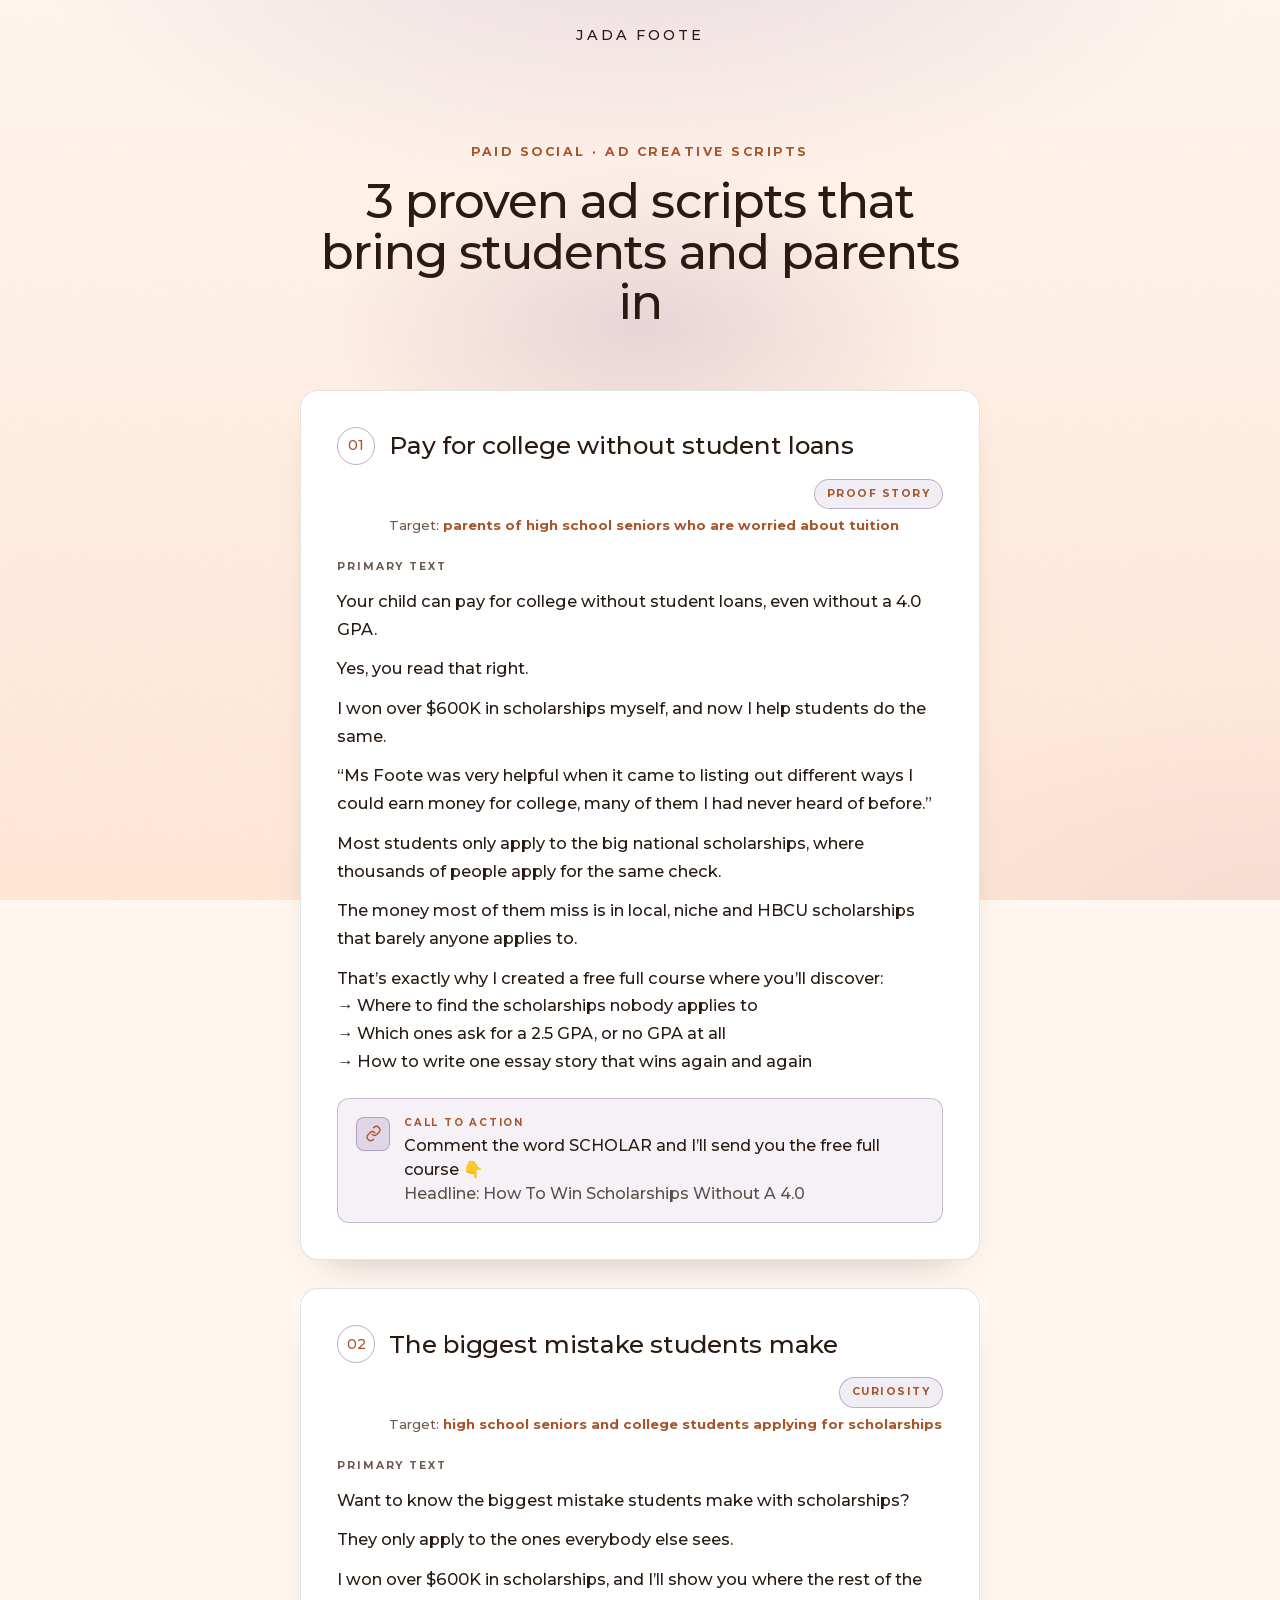
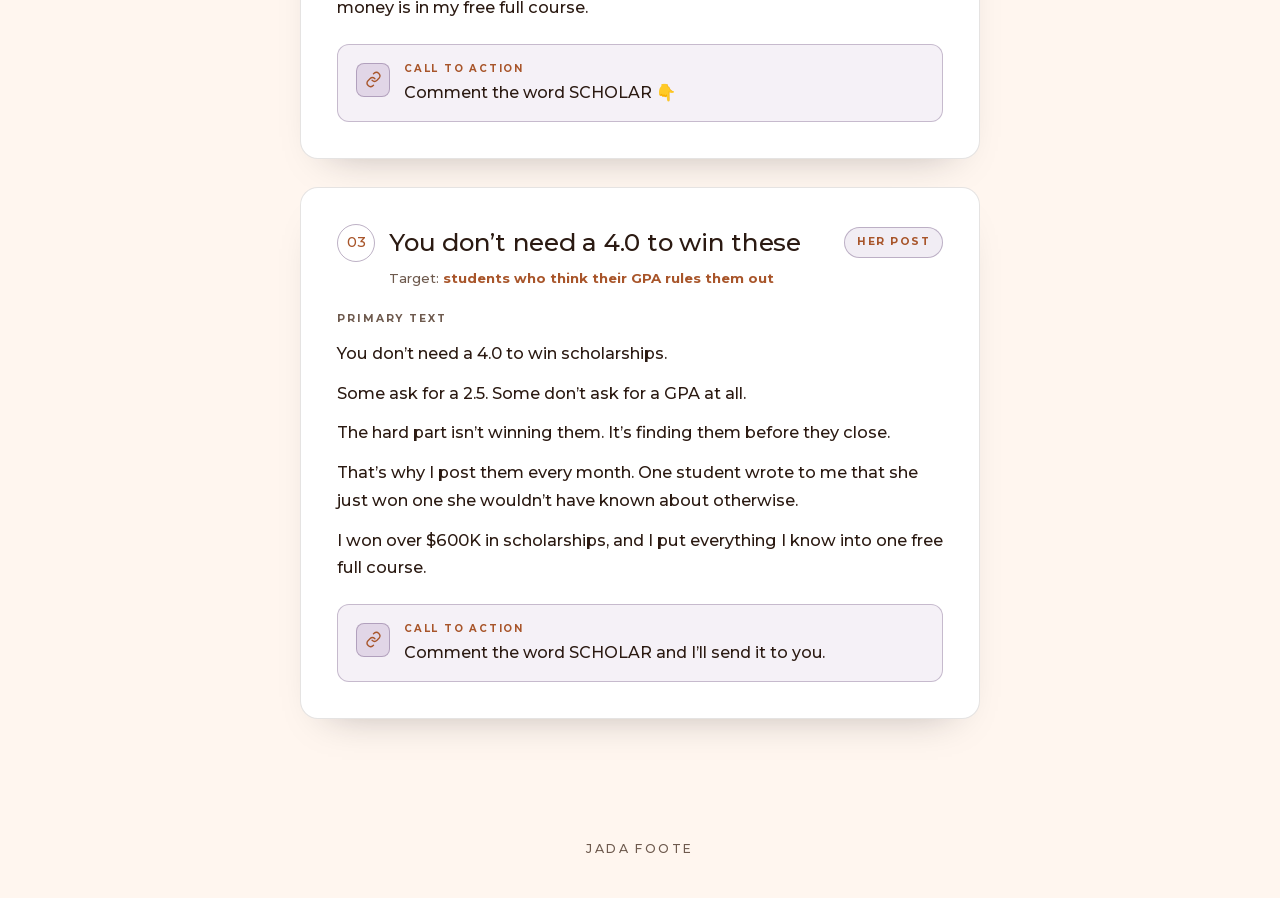
<file: ad-scripts/index.html>
<!doctype html>
<html lang="en">
<head>
  <meta charset="utf-8" />
  <meta name="viewport" content="width=device-width, initial-scale=1" />
  <title>Ad scripts · Jada Foote</title>
  <meta name="robots" content="noindex" />
  <script>document.documentElement.className += " js";</script>
  <link rel="icon" href="../assets/img/favicon.png" type="image/png" />
  <link rel="stylesheet" href="../assets/vendor/lenis.css" />
  <link rel="stylesheet" href="../vsl/vsl.css" />
  <link rel="stylesheet" href="../assets/brand.css" />
  <link rel="stylesheet" href="ad-scripts.css?v=2" />
</head>
<body>
  <header class="brandbar">
    <div class="brand">
      <span class="brand__word">Jada Foote</span>
    </div>
  </header>
  <main class="page">
    <section class="ads">
      <div class="ads__glow" aria-hidden="true"></div>
      <div class="container">
        <header class="ads__intro">
          <p class="ads__eyebrow reveal">Paid social · Ad creative scripts</p>
          <h1 class="ads__title reveal" style="--i:1">3 proven ad scripts that bring students and parents in</h1>
        </header>
        <div class="ads__list">
          <article class="ad reveal">
            <div class="ad__head"><span class="ad__num">01</span><h2 class="ad__title">Pay for college without student loans</h2><span class="ad__angle">Proof story</span></div>
            <p class="ad__target">Target: <b>parents of high school seniors who are worried about tuition</b></p>
            <span class="ad__label">Primary text</span>
            <div class="ad__body"><p>Your child can pay for college without student loans, even without a 4.0 GPA.</p><p>Yes, you read that right.</p><p>I won over $600K in scholarships myself, and now I help students do the same.</p><p>&ldquo;Ms Foote was very helpful when it came to listing out different ways I could earn money for college, many of them I had never heard of before.&rdquo;</p><p>Most students only apply to the big national scholarships, where thousands of people apply for the same check.</p><p>The money most of them miss is in local, niche and HBCU scholarships that barely anyone applies to.</p><p>That&rsquo;s exactly why I created a free full course where you&rsquo;ll discover:<br/>&rarr; Where to find the scholarships nobody applies to<br/>&rarr; Which ones ask for a 2.5 GPA, or no GPA at all<br/>&rarr; How to write one essay story that wins again and again</p></div>
            <div class="ad__cta">
              <span class="ad__cta-icon"><svg viewBox="0 0 24 24"><path d="M10 13a5 5 0 0 0 7 0l3-3a5 5 0 0 0-7-7l-1 1"/><path d="M14 11a5 5 0 0 0-7 0l-3 3a5 5 0 0 0 7 7l1-1"/></svg></span>
              <div><span class="ad__cta-label">Call to action</span><p class="ad__cta-text">Comment the word SCHOLAR and I&rsquo;ll send you the free full course &#128071;<br/><span style="opacity:.75">Headline: How To Win Scholarships Without A 4.0</span></p></div>
            </div>
          </article>
          <article class="ad reveal">
            <div class="ad__head"><span class="ad__num">02</span><h2 class="ad__title">The biggest mistake students make</h2><span class="ad__angle">Curiosity</span></div>
            <p class="ad__target">Target: <b>high school seniors and college students applying for scholarships</b></p>
            <span class="ad__label">Primary text</span>
            <div class="ad__body"><p>Want to know the biggest mistake students make with scholarships?</p><p>They only apply to the ones everybody else sees.</p><p>I won over $600K in scholarships, and I&rsquo;ll show you where the rest of the money is in my free full course.</p></div>
            <div class="ad__cta">
              <span class="ad__cta-icon"><svg viewBox="0 0 24 24"><path d="M10 13a5 5 0 0 0 7 0l3-3a5 5 0 0 0-7-7l-1 1"/><path d="M14 11a5 5 0 0 0-7 0l-3 3a5 5 0 0 0 7 7l1-1"/></svg></span>
              <div><span class="ad__cta-label">Call to action</span><p class="ad__cta-text">Comment the word SCHOLAR &#128071;</p></div>
            </div>
          </article>
          <article class="ad reveal">
            <div class="ad__head"><span class="ad__num">03</span><h2 class="ad__title">You don&rsquo;t need a 4.0 to win these</h2><span class="ad__angle">Her post</span></div>
            <p class="ad__target">Target: <b>students who think their GPA rules them out</b></p>
            <span class="ad__label">Primary text</span>
            <div class="ad__body"><p>You don&rsquo;t need a 4.0 to win scholarships.</p><p>Some ask for a 2.5. Some don&rsquo;t ask for a GPA at all.</p><p>The hard part isn&rsquo;t winning them. It&rsquo;s finding them before they close.</p><p>That&rsquo;s why I post them every month. One student wrote to me that she just won one she wouldn&rsquo;t have known about otherwise.</p><p>I won over $600K in scholarships, and I put everything I know into one free full course.</p></div>
            <div class="ad__cta">
              <span class="ad__cta-icon"><svg viewBox="0 0 24 24"><path d="M10 13a5 5 0 0 0 7 0l3-3a5 5 0 0 0-7-7l-1 1"/><path d="M14 11a5 5 0 0 0-7 0l-3 3a5 5 0 0 0 7 7l1-1"/></svg></span>
              <div><span class="ad__cta-label">Call to action</span><p class="ad__cta-text">Comment the word SCHOLAR and I&rsquo;ll send it to you.</p></div>
            </div>
          </article>
          </div>
      </div>
    </section>
  </main>
  <footer class="brandfoot">
    <div class="brand">
      <span class="brand__word">Jada Foote</span>
    </div>
  </footer>
  <script src="../assets/vendor/lenis.min.js"></script>
  <script src="../vsl/vsl.js"></script>
</body>
</html>
</file>
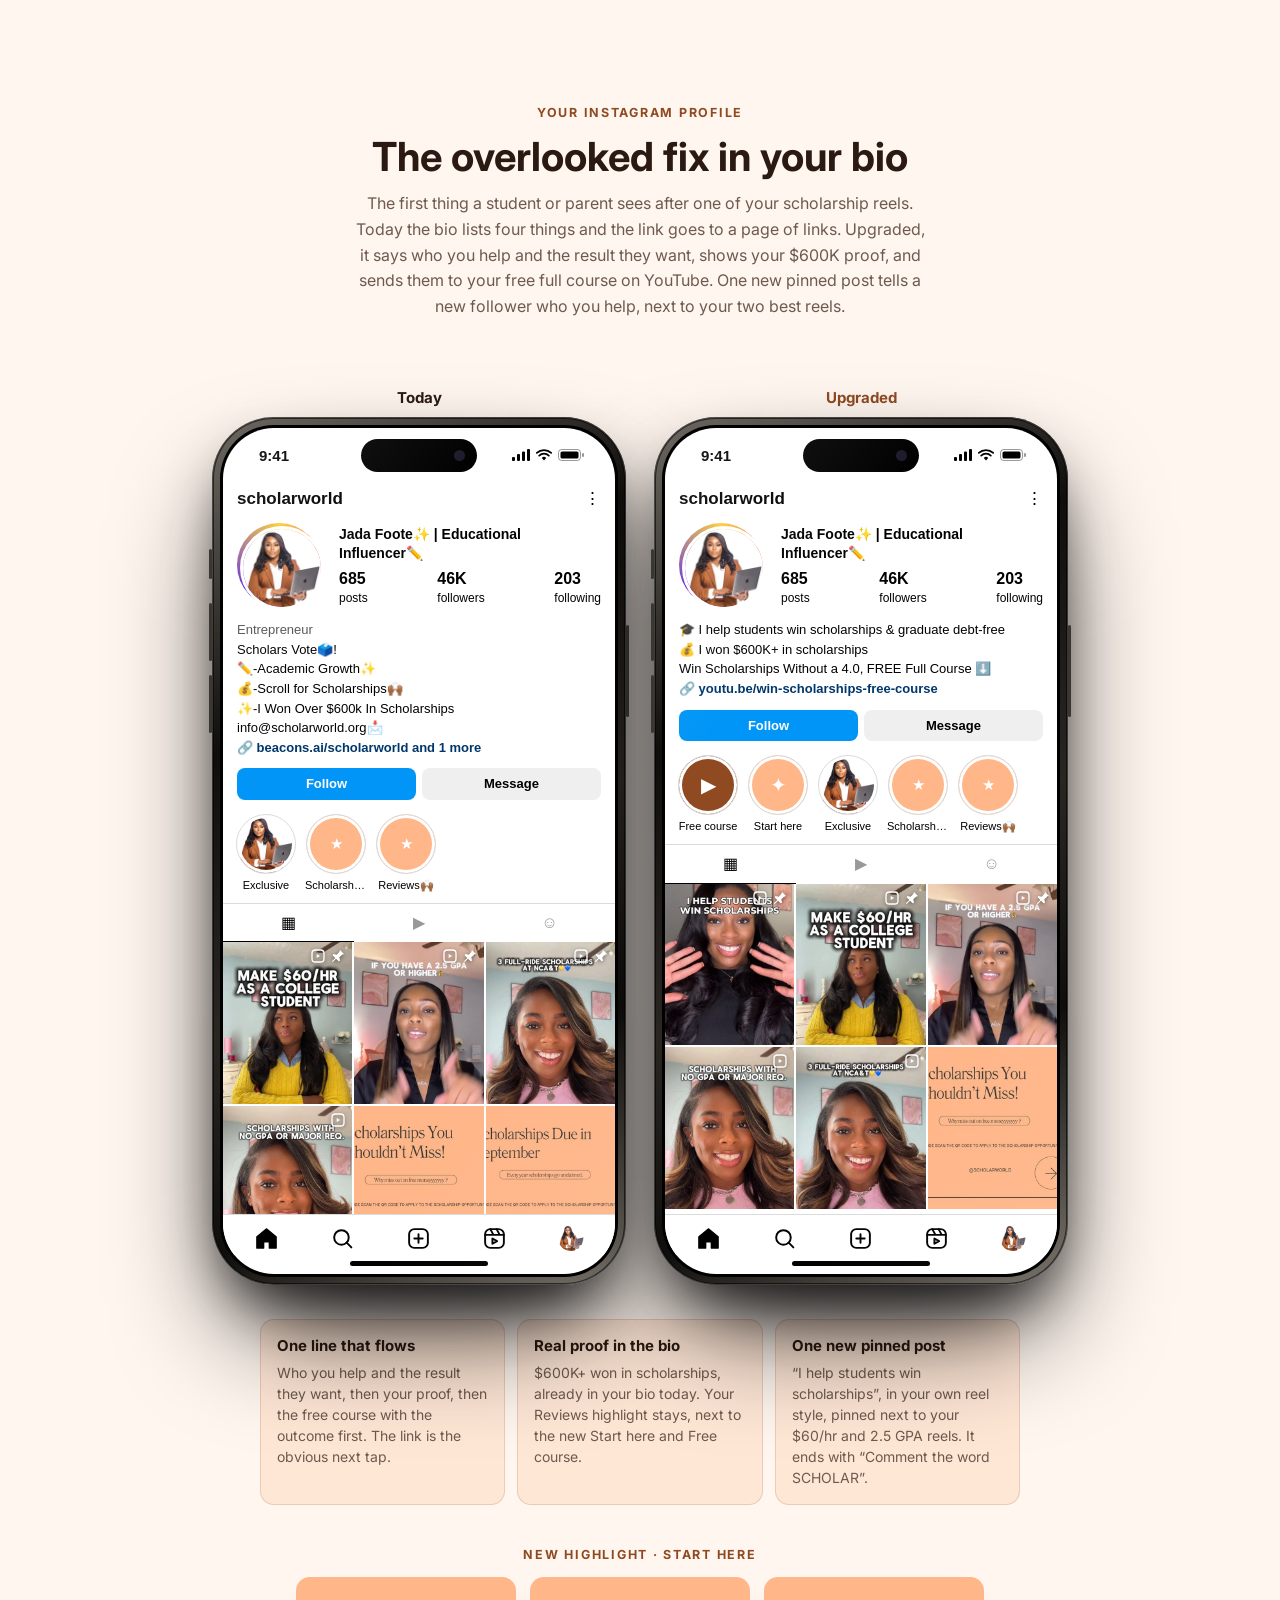
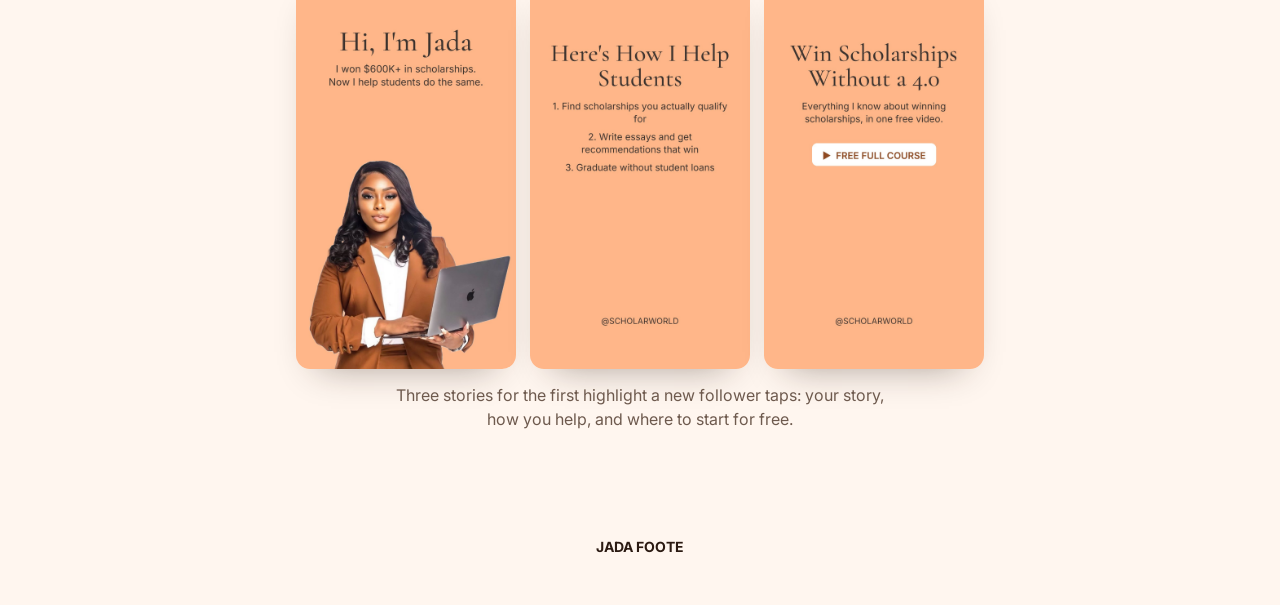
<file: ig-profile/index.html>
<!doctype html>
<html lang="en">
<head>
  <meta charset="utf-8" />
  <meta name="viewport" content="width=device-width, initial-scale=1" />
  <title>Instagram profile &middot; Jada Foote</title>
  <meta name="robots" content="noindex" />
  <link rel="icon" href="../assets/img/favicon.png" type="image/png" />
  <link rel="preconnect" href="https://fonts.googleapis.com" /><link href="https://fonts.googleapis.com/css2?family=Inter:wght@400;600;700&display=swap" rel="stylesheet" />
  <style>@font-face{font-family:"SF Pro Display Bold";src:url("https://framerusercontent.com/assets/e2xSj9IcJ8dsIvELAZDx3LfWno.woff2");font-display:swap;font-weight:700}</style>
  <link rel="stylesheet" href="../assets/phone-prof.css" />
  <style>
  html,body{background:#fff6ef;color:#2b1a12;margin:0}
  .sa__intro{text-align:center;padding:44px 16px 12px}
  .eyebrow{color:#8f4a22;font:700 .78rem/1 Inter,sans-serif;letter-spacing:.14em;text-transform:uppercase;margin:0}
  .sa__title{font:700 clamp(28px,5vw,40px)/1.1 "SF Pro Display Bold",Inter,sans-serif;margin:.4em 0 .3em;color:#2b1a12}
  .sa__note{color:#6e5a4e;max-width:580px;margin:0 auto 14px;font:400 16px/1.6 Inter,sans-serif}
  .ads2{display:flex;flex-wrap:wrap;justify-content:center;gap:28px}.ads2>div{min-width:0}
  .adlab{text-align:center;font:700 15px/1 Inter,sans-serif;color:#2b1a12;margin:0 0 12px}.adlab.new{color:#8f4a22}
  .why{max-width:760px;margin:34px auto 0;padding:0 16px;display:grid;grid-template-columns:repeat(3,minmax(0,1fr));gap:12px}
  .why div{background:#ffe7d6;border:1px solid rgba(143,74,34,.18);border-radius:14px;padding:16px}
  .why b{display:block;font:700 15px/1.3 "SF Pro Display Bold",Inter,sans-serif;margin-bottom:6px}.why span{font:400 14px/1.5 Inter,sans-serif;color:#6e5a4e}
  @media(max-width:700px){.why{grid-template-columns:1fr}}
  .brandfoot{text-align:center;padding:34px 16px 50px;color:#6e5a4e;font:400 14px Inter,sans-serif}.brandfoot b{color:#2b1a12}
  .hli i{font-size:18px}
  </style>
<style>
.feed--prof{overflow:hidden}.prof{font:13px/1.35 -apple-system,"Helvetica Neue",Arial,sans-serif;color:#000;background:#fff}
.ptop{display:flex;justify-content:space-between;padding:6px 14px 8px;font-size:17px}.ptop b{font-weight:700}
.phead{display:flex;align-items:center;gap:18px;padding:4px 14px}.pav{width:78px;height:78px;border-radius:50%;padding:3px;background:conic-gradient(#f9ce34,#ee2a7b,#6228d7,#f9ce34);flex:none}
.pav img{width:100%;height:100%;border-radius:50%;object-fit:cover;border:3px solid #fff}
.pright{flex:1;min-width:0;display:flex;flex-direction:column;gap:6px}.pname{font-size:14px}.pstats{display:flex;justify-content:space-between}.pstats span{align-items:flex-start!important}.pstats span{display:flex;flex-direction:column;align-items:center;font-size:12px}.pstats b{font-size:16px}
.pbio{padding:8px 14px 0}.pbio p{margin:2px 0}.pcat{color:#555}.plink{color:#00376b;font-weight:600;word-break:break-all}
.pbtn{display:flex;gap:6px;padding:10px 14px}.pbtn span{flex:1;text-align:center;background:#efefef;border-radius:8px;padding:7px 0;font-weight:600}.pbtn .fol{background:#0095f6;color:#fff}
.hl{display:flex;gap:12px;padding:4px 14px 10px;overflow:hidden}.hli{display:flex;flex-direction:column;align-items:center;gap:4px;width:58px;flex:none}
.hli i{width:58px;height:58px;border-radius:50%;border:1px solid #dbdbdb;box-shadow:inset 0 0 0 3px #fff;display:flex;align-items:center;justify-content:center;color:#fff;font-style:normal;font-size:20px}
.hli b{font-weight:400;font-size:11px;white-space:nowrap;overflow:hidden;text-overflow:ellipsis;max-width:62px}
.ptabs{display:flex;border-top:1px solid #dbdbdb}.ptabs span{flex:1;text-align:center;padding:8px 0;color:#999;font-size:16px}.ptabs .on{color:#000;border-bottom:1px solid #000}
.grid3{display:grid;grid-template-columns:repeat(3,1fr);gap:2px}.gc{position:relative;aspect-ratio:4/5;overflow:hidden;background:#eee}.gc img{width:100%;height:100%;object-fit:cover;display:block}
.gc .pin,.gc .rl{position:absolute;top:6px;right:6px;width:16px;height:16px;filter:drop-shadow(0 1px 2px rgba(0,0,0,.5))}.gc .rl{right:6px}.gc .pin+.rl{right:26px}
</style>
<style>.sh{max-width:900px;margin:44px auto 0;padding:0 20px;text-align:center}.sh__row{display:flex;gap:14px;justify-content:center;margin:16px 0 14px}.sh__row img{width:min(30%,220px);aspect-ratio:9/16;object-fit:cover;border-radius:14px;box-shadow:0 18px 36px -22px rgba(43,26,18,.45)}.sh__note{font-family:Inter,sans-serif;color:var(--muted,#6e5a4e);max-width:520px;margin:0 auto;line-height:1.55}</style>
</head>
<body>
  <main class="page">
    <section class="sa">
      <div class="sa__intro">
        <p class="eyebrow">Your Instagram profile</p>
        <h1 class="sa__title">The overlooked fix in your bio</h1>
        <p class="sa__note">The first thing a student or parent sees after one of your scholarship reels. Today the bio lists four things and the link goes to a page of links. Upgraded, it says who you help and the result they want, shows your $600K proof, and sends them to your free full course on YouTube. One new pinned post tells a new follower who you help, next to your two best reels.</p>
      </div>
      <div class="stage"><div class="ads2">
        <div class="adcol"><p class="adlab">Today</p><div class="phone-wrap" id="pf1"><div class="iphone"><span class="btn-side l" style="top:132px;height:30px"></span><span class="btn-side l" style="top:186px;height:58px"></span><span class="btn-side l" style="top:258px;height:58px"></span><span class="btn-side r" style="top:208px;height:92px"></span><div class="screen"><div class="status"><span>9:41</span><span class="island"></span><span class="ic"><svg viewBox="0 0 18 12"><rect x="0" y="8" width="3" height="4" rx="1" fill="#000"/><rect x="5" y="5" width="3" height="7" rx="1" fill="#000"/><rect x="10" y="2.5" width="3" height="9.5" rx="1" fill="#000"/><rect x="15" y="0" width="3" height="12" rx="1" fill="#000"/></svg><svg viewBox="0 0 16 12"><path d="M8 11.5l2.2-2.6a3.2 3.2 0 0 0-4.4 0z" fill="#000"/><path d="M3.2 6.6a6.8 6.8 0 0 1 9.6 0" stroke="#000" stroke-width="1.8" fill="none" stroke-linecap="round"/><path d="M.8 3.9a10.5 10.5 0 0 1 14.4 0" stroke="#000" stroke-width="1.8" fill="none" stroke-linecap="round"/></svg><svg viewBox="0 0 27 12"><rect x=".5" y=".5" width="22" height="11" rx="3.2" fill="none" stroke="#000" opacity=".4"/><rect x="2.5" y="2.5" width="18" height="7" rx="1.6" fill="#000"/><rect x="24" y="4" width="2" height="4" rx="1" fill="#000" opacity=".4"/></svg></span></div>
              <div class="feed feed--prof"><div class="prof">
  <div class="ptop"><b>scholarworld</b><span>&#8942;</span></div>
  <div class="phead"><span class="pav"><img src="../assets/img/profile/pfp.jpg" alt=""></span>
    <div class="pright"><b class="pname">Jada Foote&#10024; | Educational Influencer&#9999;&#65039;</b><div class="pstats"><span><b>685</b>posts</span><span><b>46K</b>followers</span><span><b>203</b>following</span></div></div></div>
  <div class="pbio"><p class="pcat">Entrepreneur</p><p>Scholars Vote&#128499;&#65039;!</p><p>&#9999;&#65039;-Academic Growth&#10024;</p><p>&#128176;-Scroll for Scholarships&#128588;&#127998;</p><p>&#10024;-I Won Over $600k In Scholarships</p><p>info@scholarworld.org&#128233;</p><p class="plink">&#128279; beacons.ai/scholarworld and 1 more</p></div>
  <div class="pbtn"><span class="fol">Follow</span><span>Message</span></div>
  <div class="hl"><span class="hli"><i style="background:url(../assets/img/profile/pfp.jpg) center/cover"></i><b>Exclusive</b></span><span class="hli"><i style="background:#FFB689;font-size:15px">&#9733;</i><b>Scholarships&hellip;</b></span><span class="hli"><i style="background:#FFB689;font-size:15px">&#9733;</i><b>Reviews&#128588;&#127998;</b></span></div>
  <div class="ptabs"><span class="on">&#9638;</span><span>&#9654;</span><span>&#9786;</span></div>
  <div class="grid3"><span class="gc"><svg class="pin" viewBox="0 0 24 24"><path d="M15 3l6 6-3 1-4 4 1 5-2 1-4-4-5 5-1-1 5-5-4-4 1-2 5 1 4-4z" fill="#fff"/></svg><svg class="rl" viewBox="0 0 24 24"><rect x="3" y="3" width="18" height="18" rx="5" fill="none" stroke="#fff" stroke-width="2"/><path d="M10 9v6l5-3z" fill="#fff"/></svg><img src="../assets/img/profile/DWuk07wCpT2.jpg" alt=""></span><span class="gc"><svg class="pin" viewBox="0 0 24 24"><path d="M15 3l6 6-3 1-4 4 1 5-2 1-4-4-5 5-1-1 5-5-4-4 1-2 5 1 4-4z" fill="#fff"/></svg><svg class="rl" viewBox="0 0 24 24"><rect x="3" y="3" width="18" height="18" rx="5" fill="none" stroke="#fff" stroke-width="2"/><path d="M10 9v6l5-3z" fill="#fff"/></svg><img src="../assets/img/profile/DTOJbvDEWLQ.jpg" alt=""></span><span class="gc"><svg class="pin" viewBox="0 0 24 24"><path d="M15 3l6 6-3 1-4 4 1 5-2 1-4-4-5 5-1-1 5-5-4-4 1-2 5 1 4-4z" fill="#fff"/></svg><svg class="rl" viewBox="0 0 24 24"><rect x="3" y="3" width="18" height="18" rx="5" fill="none" stroke="#fff" stroke-width="2"/><path d="M10 9v6l5-3z" fill="#fff"/></svg><img src="../assets/img/profile/Dd4yQJhq-rk.jpg" alt=""></span><span class="gc"><svg class="rl" viewBox="0 0 24 24"><rect x="3" y="3" width="18" height="18" rx="5" fill="none" stroke="#fff" stroke-width="2"/><path d="M10 9v6l5-3z" fill="#fff"/></svg><img src="../assets/img/profile/Dd2apmbqW1s.jpg" alt=""></span><span class="gc"><img src="../assets/img/profile/DdXU5o2mB7W.jpg" alt=""></span><span class="gc"><img src="../assets/img/profile/DcTfUYXFsJc.jpg" alt=""></span></div>
</div></div><div class="tabbar"><svg viewBox="0 0 24 24"><path d="M3 10.5L12 3l9 7.5V21h-6v-6H9v6H3z" fill="#000"/></svg><svg viewBox="0 0 24 24"><circle cx="11" cy="11" r="7"/><path d="M20.5 20.5l-4.5-4.5"/></svg><svg viewBox="0 0 24 24"><rect x="3" y="3" width="18" height="18" rx="5"/><path d="M12 8v8M8 12h8"/></svg><svg viewBox="0 0 24 24"><rect x="3" y="3" width="18" height="18" rx="5"/><path d="M3 8.5h18M8 3l3 5.5M14 3l3 5.5M10 12v5l4.5-2.5z"/></svg><img class="me" src="../assets/img/profile/pfp.jpg" alt="" /></div>
              <div class="homebar"></div></div></div></div></div>
        <div class="adcol"><p class="adlab new">Upgraded</p><div class="phone-wrap" id="pf2"><div class="iphone"><span class="btn-side l" style="top:132px;height:30px"></span><span class="btn-side l" style="top:186px;height:58px"></span><span class="btn-side l" style="top:258px;height:58px"></span><span class="btn-side r" style="top:208px;height:92px"></span><div class="screen"><div class="status"><span>9:41</span><span class="island"></span><span class="ic"><svg viewBox="0 0 18 12"><rect x="0" y="8" width="3" height="4" rx="1" fill="#000"/><rect x="5" y="5" width="3" height="7" rx="1" fill="#000"/><rect x="10" y="2.5" width="3" height="9.5" rx="1" fill="#000"/><rect x="15" y="0" width="3" height="12" rx="1" fill="#000"/></svg><svg viewBox="0 0 16 12"><path d="M8 11.5l2.2-2.6a3.2 3.2 0 0 0-4.4 0z" fill="#000"/><path d="M3.2 6.6a6.8 6.8 0 0 1 9.6 0" stroke="#000" stroke-width="1.8" fill="none" stroke-linecap="round"/><path d="M.8 3.9a10.5 10.5 0 0 1 14.4 0" stroke="#000" stroke-width="1.8" fill="none" stroke-linecap="round"/></svg><svg viewBox="0 0 27 12"><rect x=".5" y=".5" width="22" height="11" rx="3.2" fill="none" stroke="#000" opacity=".4"/><rect x="2.5" y="2.5" width="18" height="7" rx="1.6" fill="#000"/><rect x="24" y="4" width="2" height="4" rx="1" fill="#000" opacity=".4"/></svg></span></div>
              <div class="feed feed--prof"><div class="prof">
  <div class="ptop"><b>scholarworld</b><span>&#8942;</span></div>
  <div class="phead"><span class="pav"><img src="../assets/img/profile/pfp.jpg" alt=""></span>
    <div class="pright"><b class="pname">Jada Foote&#10024; | Educational Influencer&#9999;&#65039;</b><div class="pstats"><span><b>685</b>posts</span><span><b>46K</b>followers</span><span><b>203</b>following</span></div></div></div>
  <div class="pbio"><p>&#127891; I help students win scholarships &amp; graduate debt-free</p><p>&#128176; I won $600K+ in scholarships</p><p>Win Scholarships Without a 4.0, FREE Full Course &#11015;&#65039;</p><p class="plink">&#128279; youtu.be/win-scholarships-free-course</p></div>
  <div class="pbtn"><span class="fol">Follow</span><span>Message</span></div>
  <div class="hl"><span class="hli"><i style="background:#8f4a22">&#9654;</i><b>Free course</b></span><span class="hli"><i style="background:#FFB689">&#10022;</i><b>Start here</b></span><span class="hli"><i style="background:url(../assets/img/profile/pfp.jpg) center/cover"></i><b>Exclusive</b></span><span class="hli"><i style="background:#FFB689;font-size:15px">&#9733;</i><b>Scholarships&hellip;</b></span><span class="hli"><i style="background:#FFB689;font-size:15px">&#9733;</i><b>Reviews&#128588;&#127998;</b></span></div>
  <div class="ptabs"><span class="on">&#9638;</span><span>&#9654;</span><span>&#9786;</span></div>
  <div class="grid3"><span class="gc"><svg class="pin" viewBox="0 0 24 24"><path d="M15 3l6 6-3 1-4 4 1 5-2 1-4-4-5 5-1-1 5-5-4-4 1-2 5 1 4-4z" fill="#fff"/></svg><svg class="rl" viewBox="0 0 24 24"><rect x="3" y="3" width="18" height="18" rx="5" fill="none" stroke="#fff" stroke-width="2"/><path d="M10 9v6l5-3z" fill="#fff"/></svg><img src="../assets/img/profile/g-pin-1.jpg?v=j2" alt=""></span><span class="gc"><svg class="pin" viewBox="0 0 24 24"><path d="M15 3l6 6-3 1-4 4 1 5-2 1-4-4-5 5-1-1 5-5-4-4 1-2 5 1 4-4z" fill="#fff"/></svg><svg class="rl" viewBox="0 0 24 24"><rect x="3" y="3" width="18" height="18" rx="5" fill="none" stroke="#fff" stroke-width="2"/><path d="M10 9v6l5-3z" fill="#fff"/></svg><img src="../assets/img/profile/DWuk07wCpT2.jpg?v=j2" alt=""></span><span class="gc"><svg class="pin" viewBox="0 0 24 24"><path d="M15 3l6 6-3 1-4 4 1 5-2 1-4-4-5 5-1-1 5-5-4-4 1-2 5 1 4-4z" fill="#fff"/></svg><svg class="rl" viewBox="0 0 24 24"><rect x="3" y="3" width="18" height="18" rx="5" fill="none" stroke="#fff" stroke-width="2"/><path d="M10 9v6l5-3z" fill="#fff"/></svg><img src="../assets/img/profile/DTOJbvDEWLQ.jpg?v=j2" alt=""></span><span class="gc"><svg class="rl" viewBox="0 0 24 24"><rect x="3" y="3" width="18" height="18" rx="5" fill="none" stroke="#fff" stroke-width="2"/><path d="M10 9v6l5-3z" fill="#fff"/></svg><img src="../assets/img/profile/Dd2apmbqW1s.jpg?v=j2" alt=""></span><span class="gc"><svg class="rl" viewBox="0 0 24 24"><rect x="3" y="3" width="18" height="18" rx="5" fill="none" stroke="#fff" stroke-width="2"/><path d="M10 9v6l5-3z" fill="#fff"/></svg><img src="../assets/img/profile/Dd4yQJhq-rk.jpg?v=j2" alt=""></span><span class="gc"><img src="../assets/img/profile/DdXU5o2mB7W.jpg?v=j2" alt=""></span></div>
</div></div><div class="tabbar"><svg viewBox="0 0 24 24"><path d="M3 10.5L12 3l9 7.5V21h-6v-6H9v6H3z" fill="#000"/></svg><svg viewBox="0 0 24 24"><circle cx="11" cy="11" r="7"/><path d="M20.5 20.5l-4.5-4.5"/></svg><svg viewBox="0 0 24 24"><rect x="3" y="3" width="18" height="18" rx="5"/><path d="M12 8v8M8 12h8"/></svg><svg viewBox="0 0 24 24"><rect x="3" y="3" width="18" height="18" rx="5"/><path d="M3 8.5h18M8 3l3 5.5M14 3l3 5.5M10 12v5l4.5-2.5z"/></svg><img class="me" src="../assets/img/profile/pfp.jpg" alt="" /></div>
              <div class="homebar"></div></div></div></div></div>
      </div></div>
      <div class="why">
        <div><b>One line that flows</b><span>Who you help and the result they want, then your proof, then the free course with the outcome first. The link is the obvious next tap.</span></div>
        <div><b>Real proof in the bio</b><span>$600K+ won in scholarships, already in your bio today. Your Reviews highlight stays, next to the new Start here and Free course.</span></div>
        <div><b>One new pinned post</b><span>&ldquo;I help students win scholarships&rdquo;, in your own reel style, pinned next to your $60/hr and 2.5 GPA reels. It ends with &ldquo;Comment the word SCHOLAR&rdquo;.</span></div>
      </div>
      <div class="sh">
        <p class="eyebrow">New highlight &middot; Start here</p>
        <div class="sh__row"><img src="../assets/img/profile/start-1.jpg" alt="Start here story 1"><img src="../assets/img/profile/start-2.jpg" alt="Start here story 2"><img src="../assets/img/profile/start-3.jpg" alt="Start here story 3"></div>
        <p class="sh__note">Three stories for the first highlight a new follower taps: your story, how you help, and where to start for free.</p>
      </div>
    </section>
  </main>
  <footer class="brandfoot"><b>JADA FOOTE</b></footer>
</body>
</html>
</file>
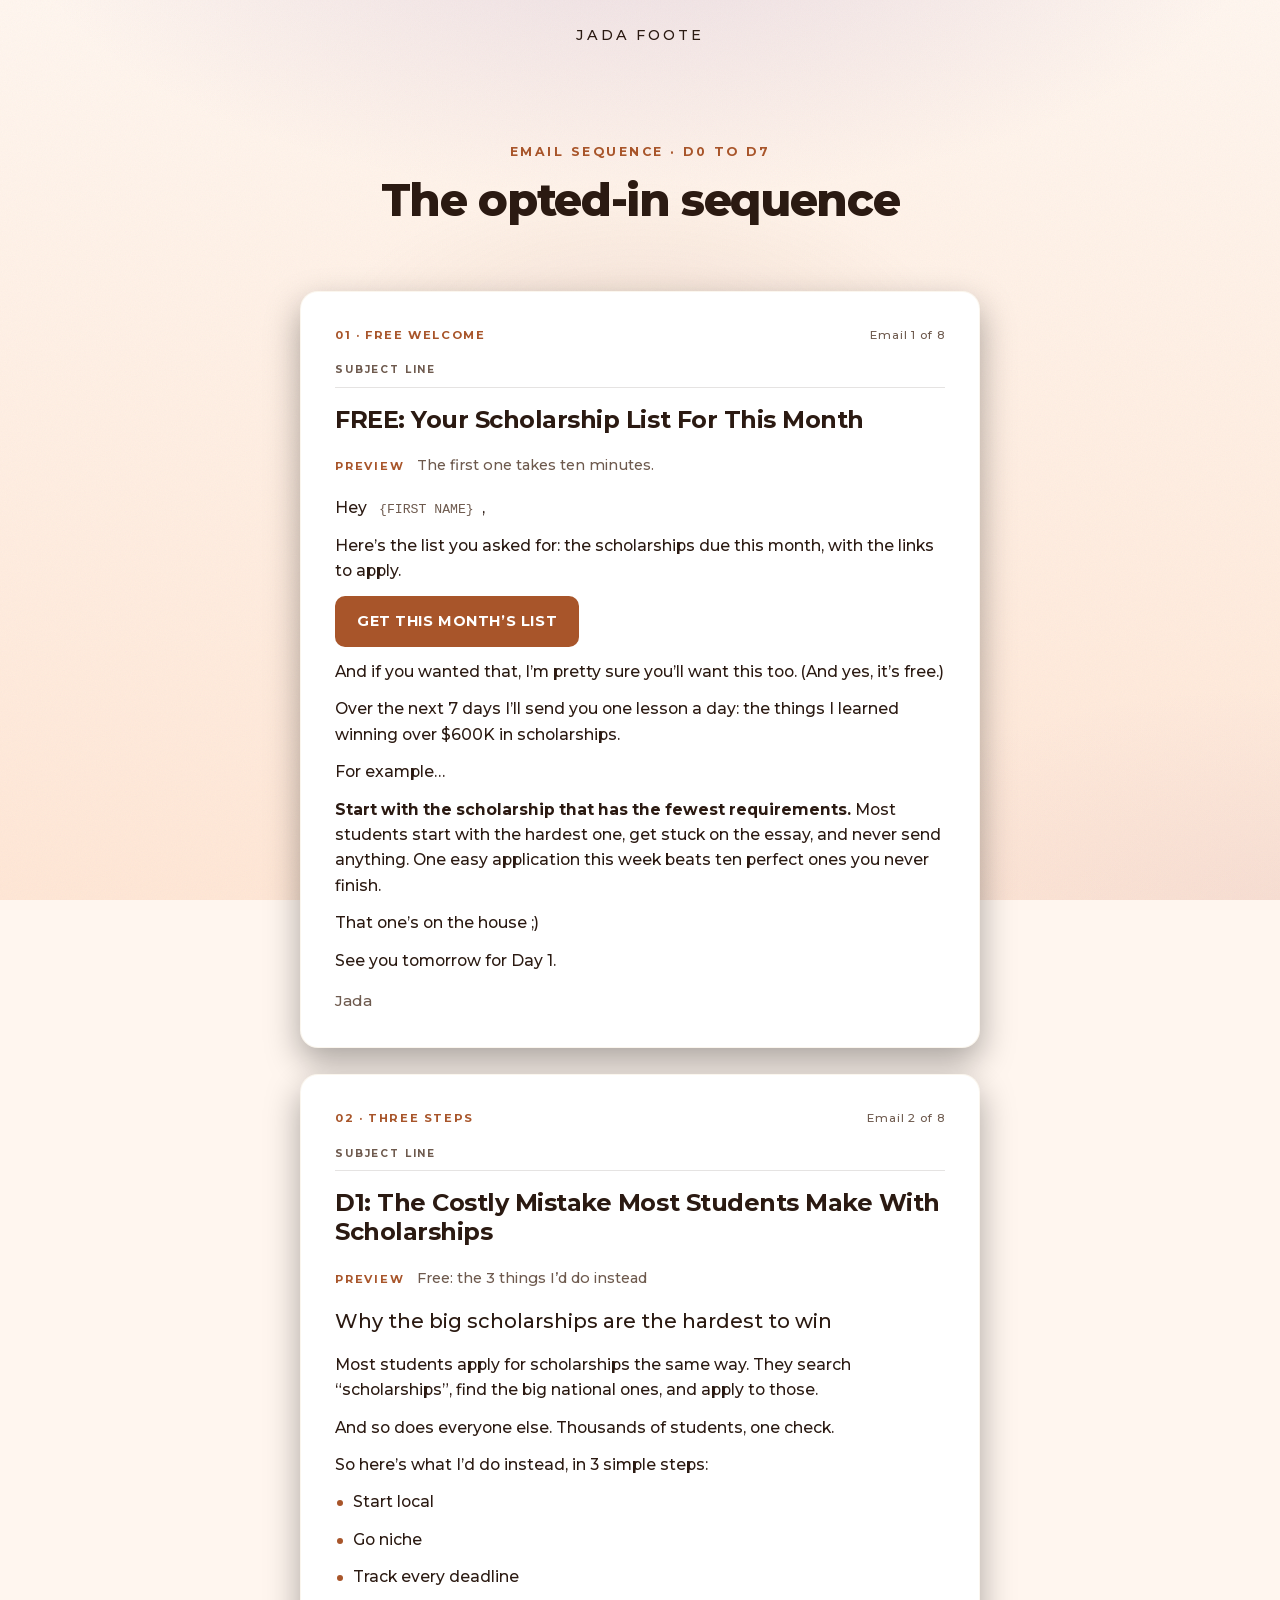
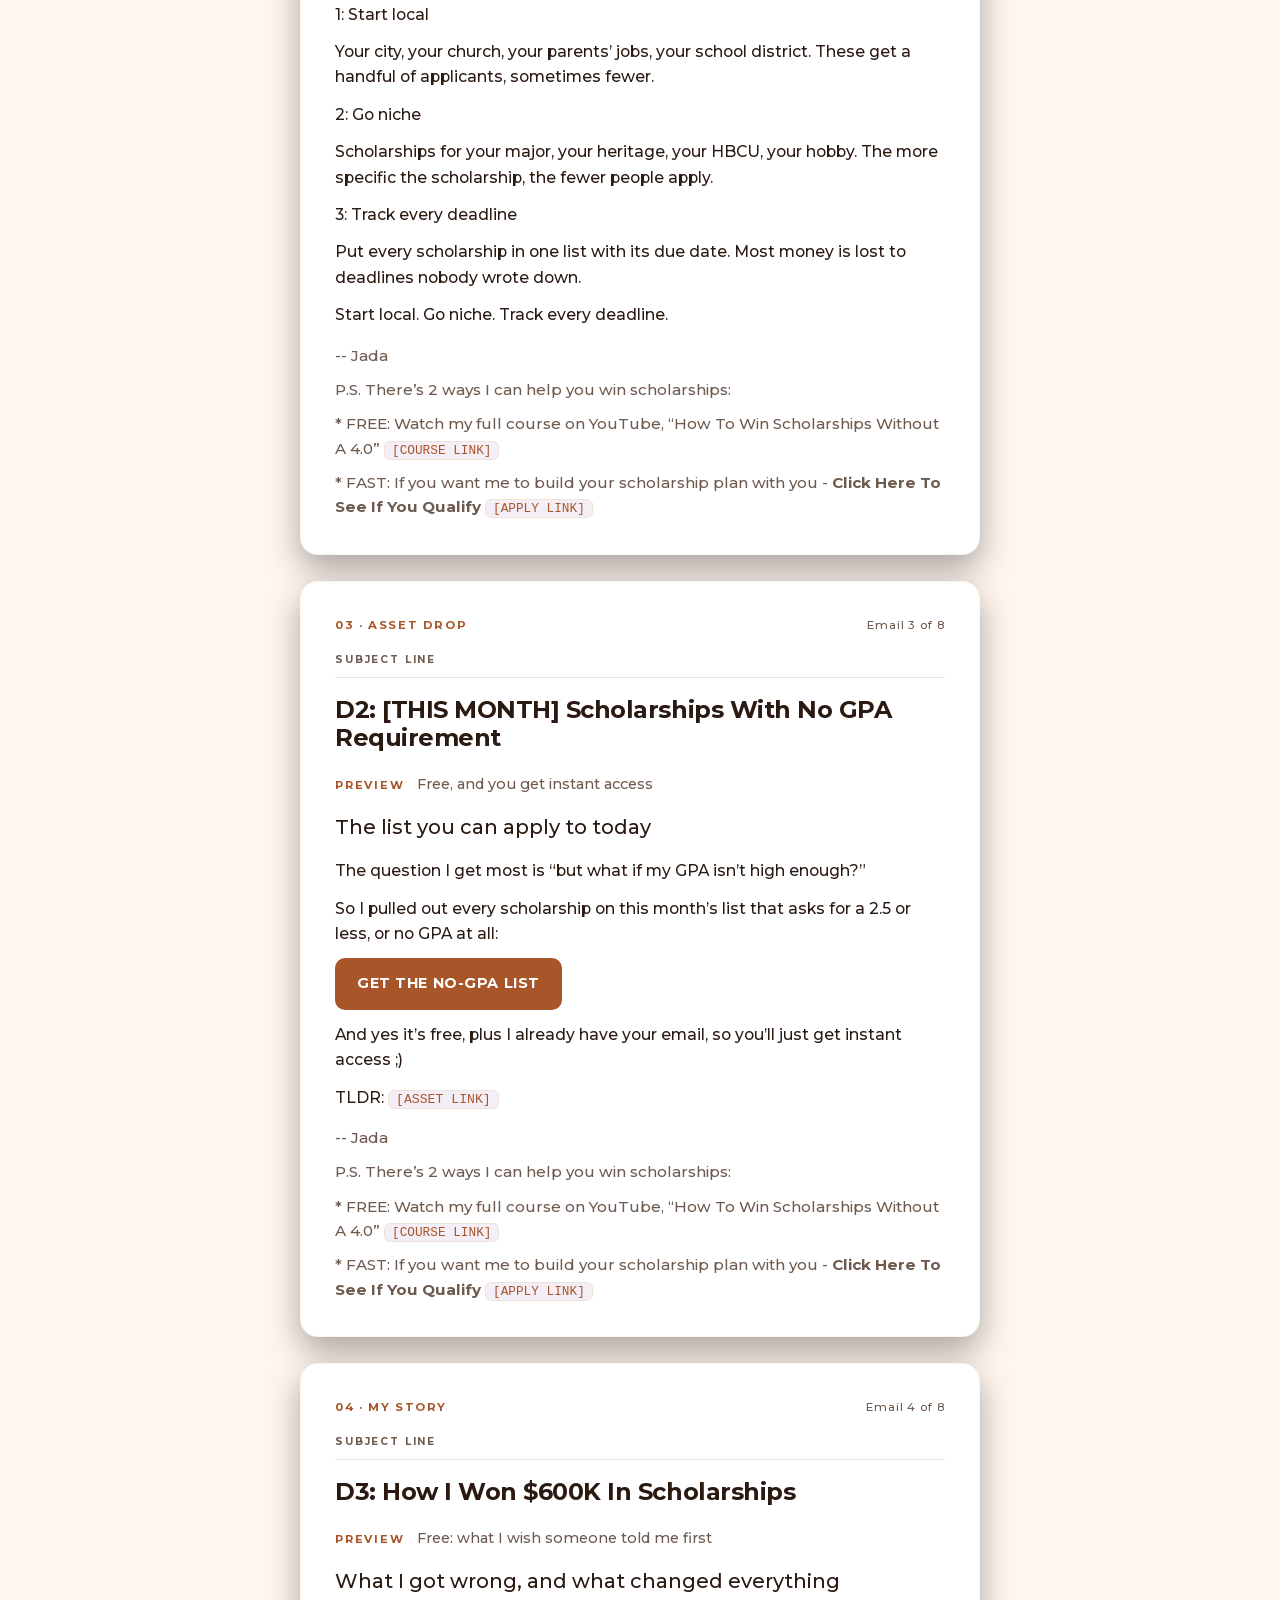
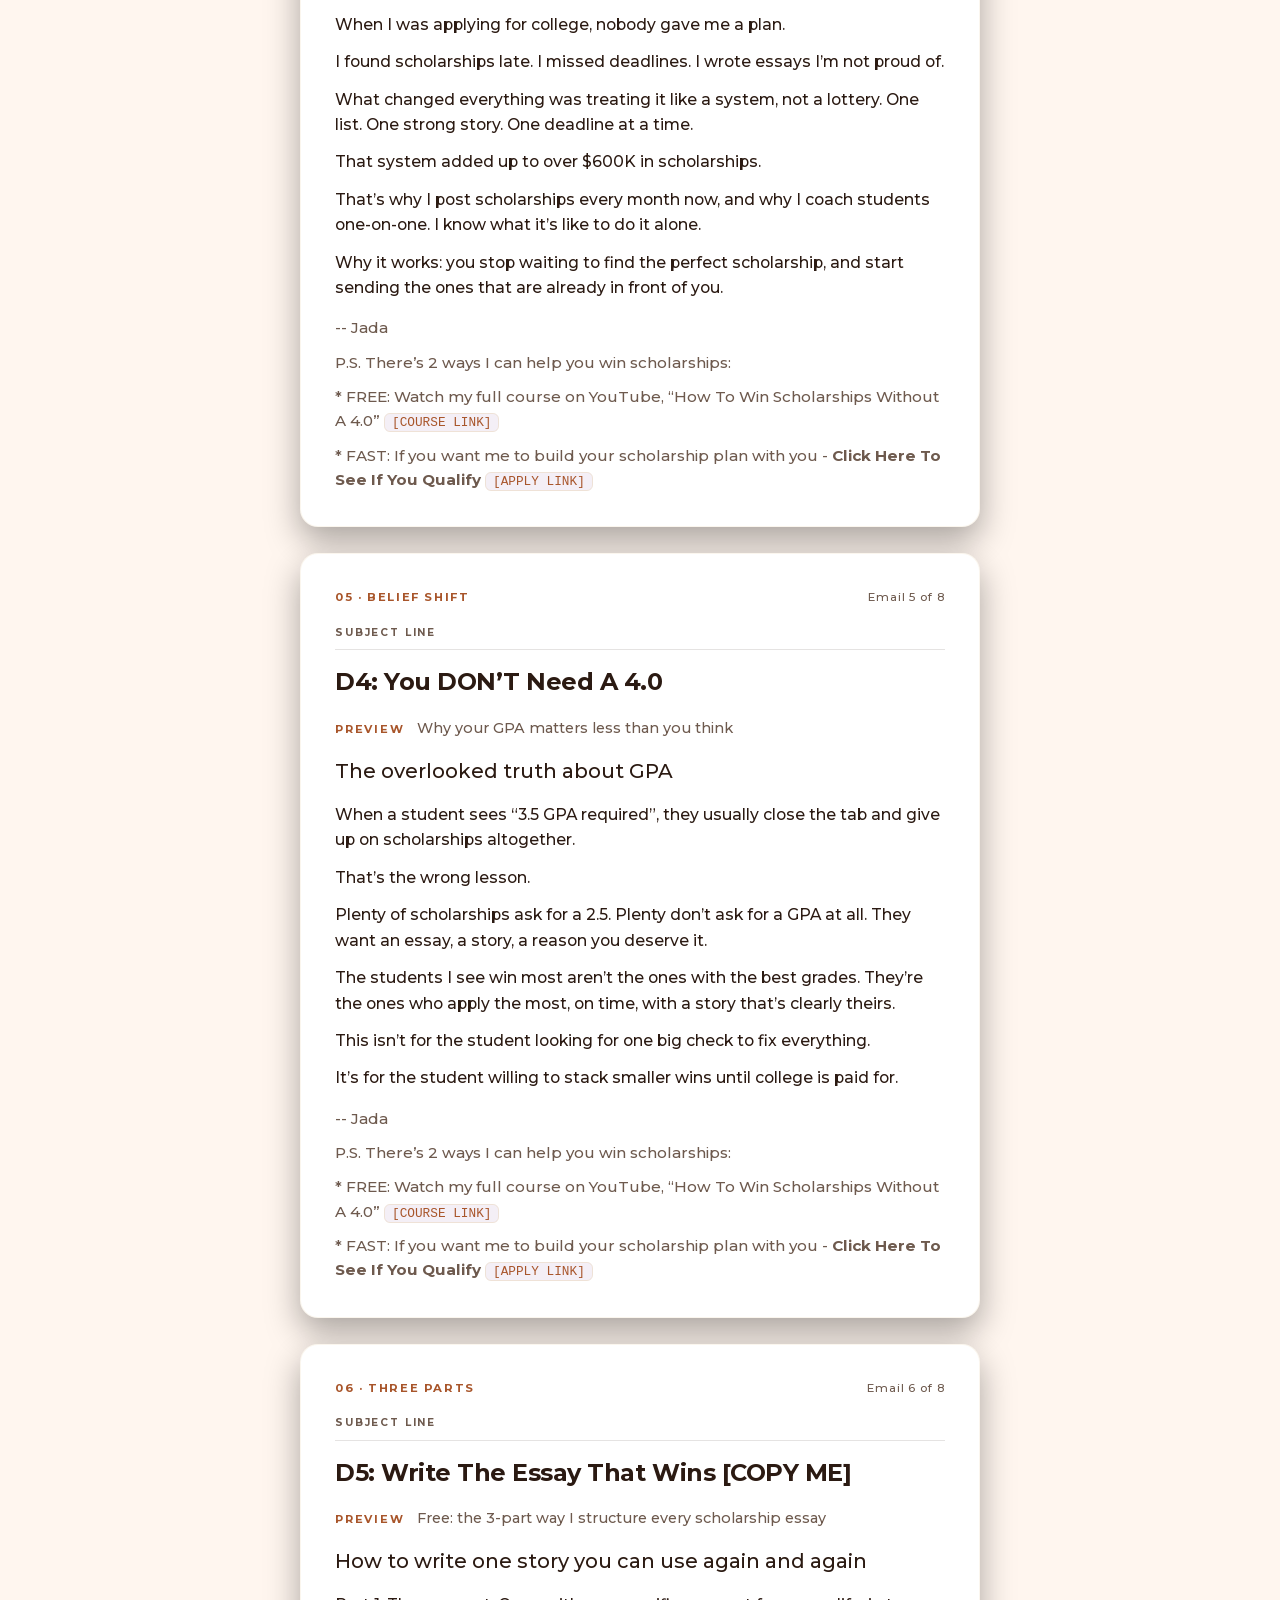
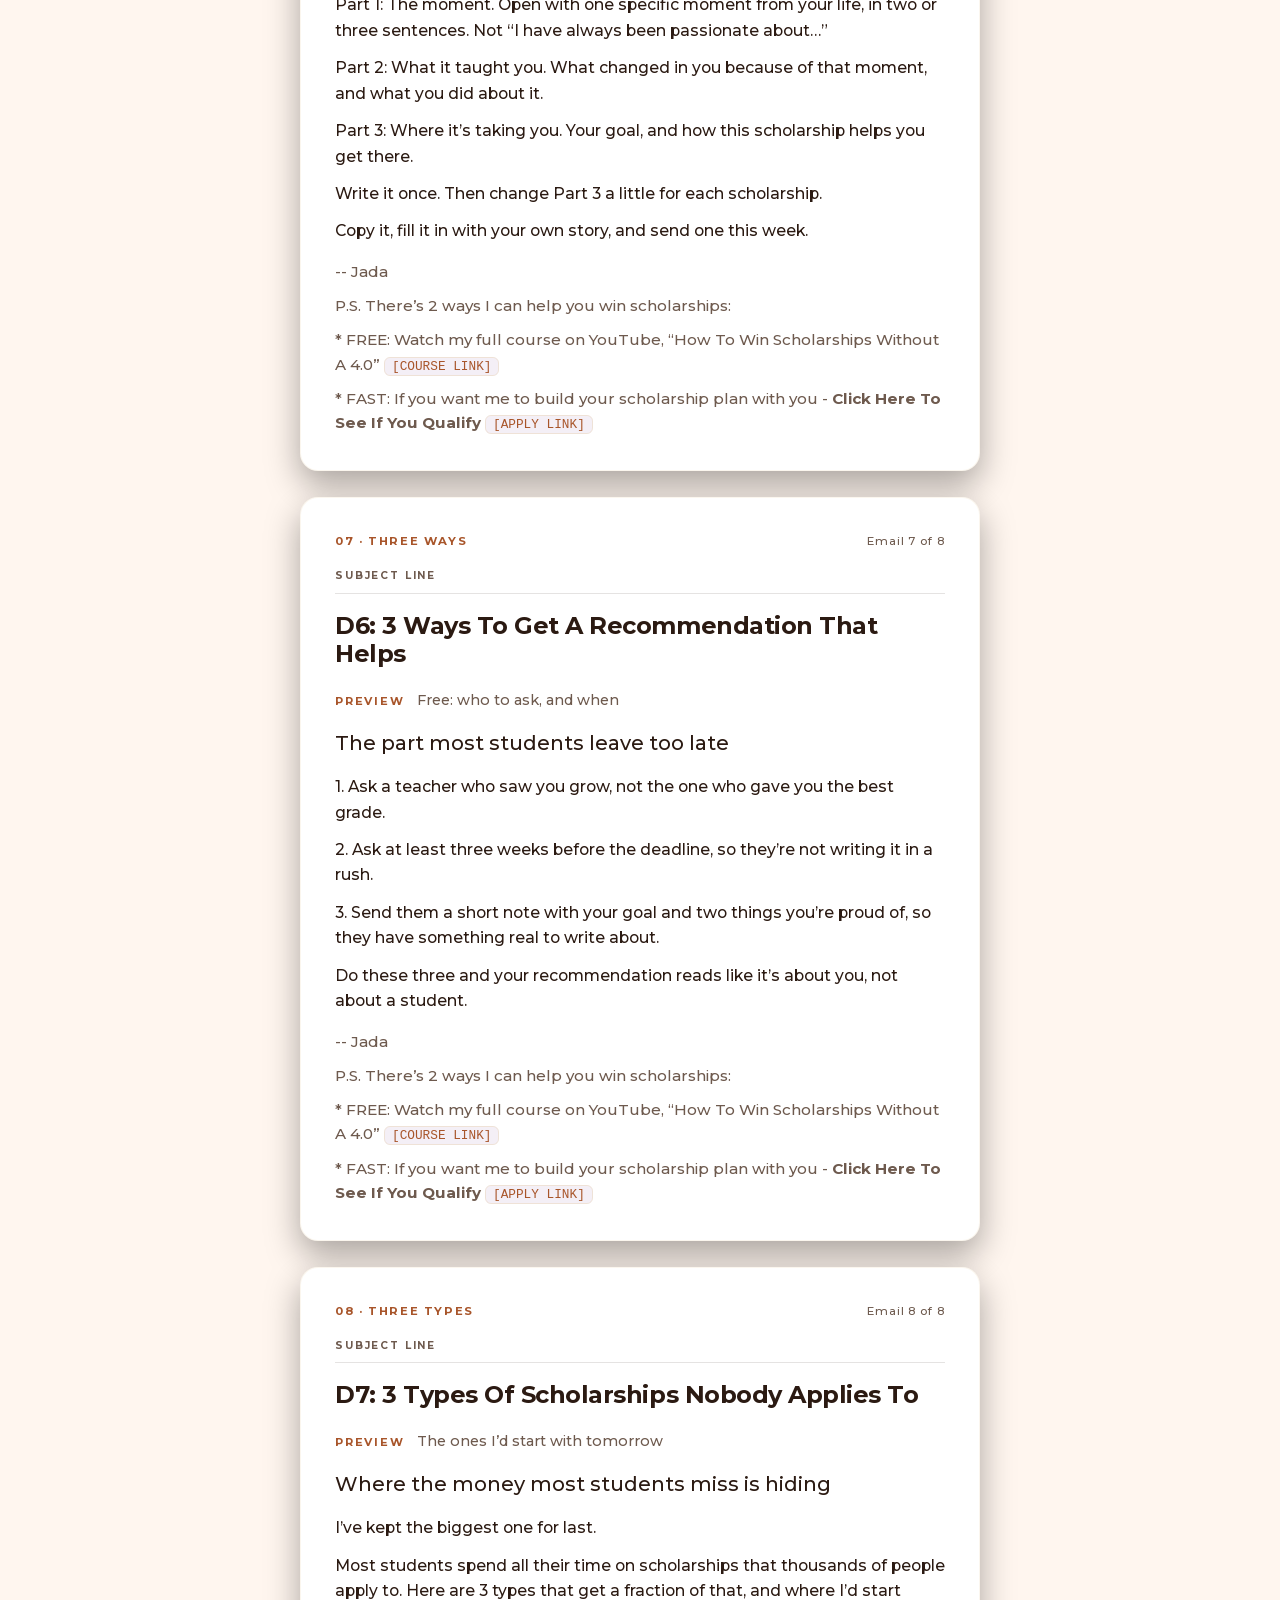
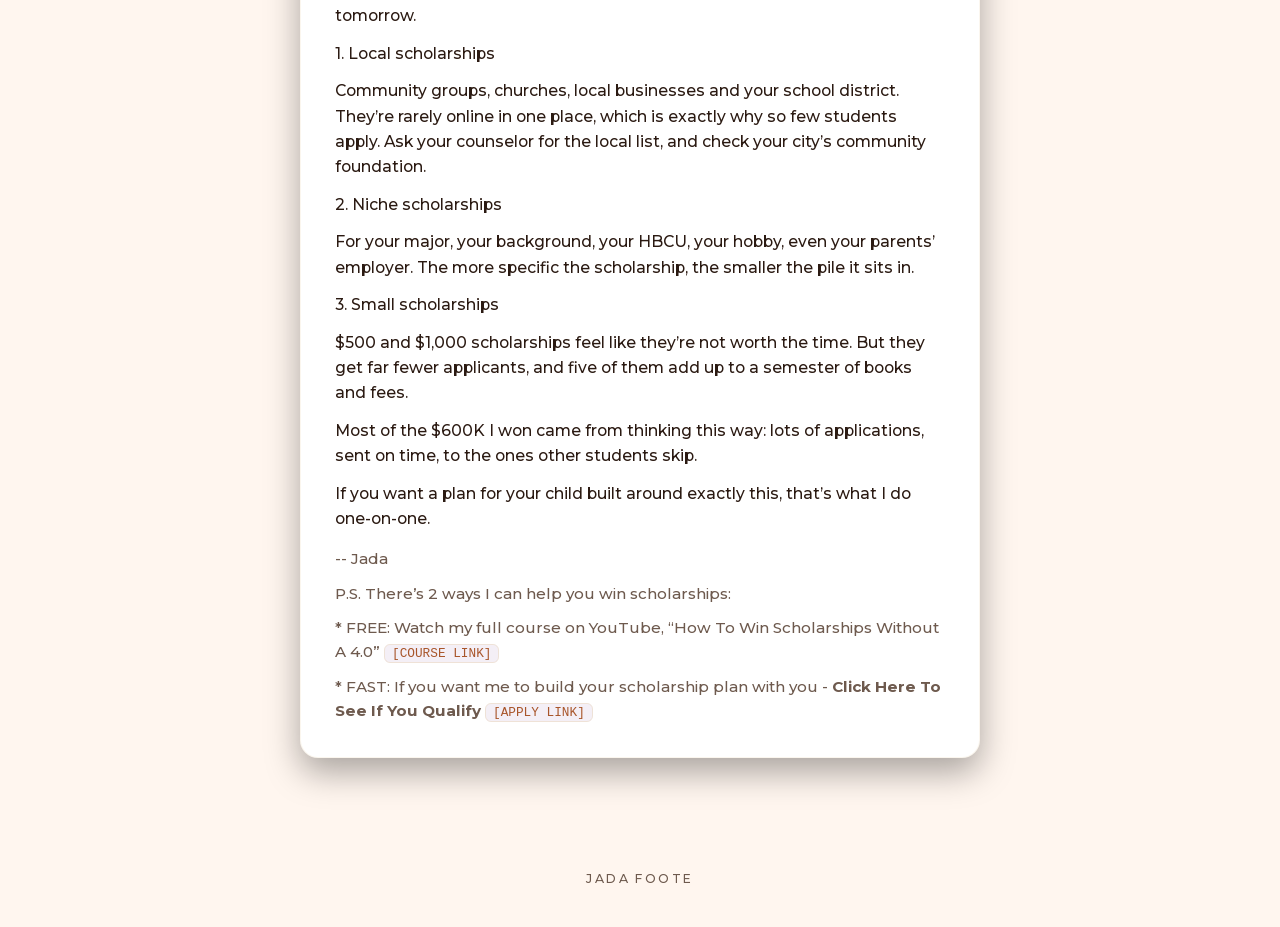
<file: opted-in/index.html>
<!doctype html>
<html lang="en">
<head>
  <meta charset="utf-8" />
  <meta name="viewport" content="width=device-width, initial-scale=1" />
  <title>Opted-in emails · Jada Foote</title>
  <meta name="robots" content="noindex" />
  <script>document.documentElement.className += " js";</script>
  <link rel="icon" href="../assets/img/favicon.png" type="image/png" />
  <link rel="stylesheet" href="../assets/vendor/lenis.css" />
  <link rel="stylesheet" href="../vsl/vsl.css" />
  <link rel="stylesheet" href="../opted-in/opted-in.css?v=2" />
  <link rel="stylesheet" href="../assets/brand.css" />
<script data-topfix>try{if("scrollRestoration" in history)history.scrollRestoration="manual"}catch(e){}addEventListener("load",function(){if(!location.hash){scrollTo(0,0);setTimeout(function(){scrollTo(0,0)},50)}});</script>
</head>
<body>
  <header class="brandbar"><div class="brand"><span class="brand__word">Jada Foote</span></div></header>
  <main class="page">
    <section class="seq">
      <div class="seq__glow" aria-hidden="true"></div>
      <div class="container">
        <header class="seq__intro">
          <p class="seq__eyebrow reveal">Email sequence · D0 to D7</p>
          <h1 class="seq__title reveal" style="--i:1">The opted-in sequence</h1>
        </header>
        <div class="seq__list">
          <article class="email reveal">
            <div class="email__head"><span class="email__tag">01 · Free welcome</span><span class="email__count">Email 1 of 8</span></div>
            <span class="email__sl-label">Subject line</span>
            <h2 class="email__subject">FREE: Your Scholarship List For This Month</h2>
            <p class="email__pv"><b>Preview</b> The first one takes ten minutes.</p>
            <div class="email__body"><p>Hey <span class="tok-merge">{FIRST NAME}</span>,</p><p>Here&rsquo;s the list you asked for: the scholarships due this month, with the links to apply.</p><p class="asset"><a class="asset__btn" href="#" onclick="return false">GET THIS MONTH&rsquo;S LIST</a></p><p>And if you wanted that, I&rsquo;m pretty sure you&rsquo;ll want this too. (And yes, it&rsquo;s free.)</p><p>Over the next 7 days I&rsquo;ll send you one lesson a day: the things I learned winning over $600K in scholarships.</p><p>For example&hellip;</p><p><b>Start with the scholarship that has the fewest requirements.</b> Most students start with the hardest one, get stuck on the essay, and never send anything. One easy application this week beats ten perfect ones you never finish.</p><p>That one&rsquo;s on the house ;)</p><p>See you tomorrow for Day 1.</p></div>
            <p class="email__sign">Jada</p>
            
          </article>
          <article class="email reveal">
            <div class="email__head"><span class="email__tag">02 · Three steps</span><span class="email__count">Email 2 of 8</span></div>
            <span class="email__sl-label">Subject line</span>
            <h2 class="email__subject">D1: The Costly Mistake Most Students Make With Scholarships</h2>
            <p class="email__pv"><b>Preview</b> Free: the 3 things I&rsquo;d do instead</p>
            <div class="email__body"><p class="email__h1">Why the big scholarships are the hardest to win</p><p>Most students apply for scholarships the same way. They search &ldquo;scholarships&rdquo;, find the big national ones, and apply to those.</p><p>And so does everyone else. Thousands of students, one check.</p><p>So here&rsquo;s what I&rsquo;d do instead, in 3 simple steps:</p><p class="li">Start local</p><p class="li">Go niche</p><p class="li">Track every deadline</p><p>1: Start local</p><p>Your city, your church, your parents&rsquo; jobs, your school district. These get a handful of applicants, sometimes fewer.</p><p>2: Go niche</p><p>Scholarships for your major, your heritage, your HBCU, your hobby. The more specific the scholarship, the fewer people apply.</p><p>3: Track every deadline</p><p>Put every scholarship in one list with its due date. Most money is lost to deadlines nobody wrote down.</p><p>Start local. Go niche. Track every deadline.</p></div>
            <p class="email__sign">-- Jada</p>
            <p class="ps">P.S. There&rsquo;s 2 ways I can help you win scholarships:</p><p class="ps">* FREE: Watch my full course on YouTube, &ldquo;How To Win Scholarships Without A 4.0&rdquo; <span class="tok-link">[COURSE LINK]</span></p><p class="ps">* FAST: If you want me to build your scholarship plan with you - <b>Click Here To See If You Qualify</b> <span class="tok-link">[APPLY LINK]</span></p>
          </article>
          <article class="email reveal">
            <div class="email__head"><span class="email__tag">03 · Asset drop</span><span class="email__count">Email 3 of 8</span></div>
            <span class="email__sl-label">Subject line</span>
            <h2 class="email__subject">D2: [THIS MONTH] Scholarships With No GPA Requirement</h2>
            <p class="email__pv"><b>Preview</b> Free, and you get instant access</p>
            <div class="email__body"><p class="email__h1">The list you can apply to today</p><p>The question I get most is &ldquo;but what if my GPA isn&rsquo;t high enough?&rdquo;</p><p>So I pulled out every scholarship on this month&rsquo;s list that asks for a 2.5 or less, or no GPA at all:</p><p class="asset"><a class="asset__btn" href="#" onclick="return false">GET THE NO-GPA LIST</a></p><p>And yes it&rsquo;s free, plus I already have your email, so you&rsquo;ll just get instant access ;)</p><p>TLDR: <span class="tok-link">[ASSET LINK]</span></p></div>
            <p class="email__sign">-- Jada</p>
            <p class="ps">P.S. There&rsquo;s 2 ways I can help you win scholarships:</p><p class="ps">* FREE: Watch my full course on YouTube, &ldquo;How To Win Scholarships Without A 4.0&rdquo; <span class="tok-link">[COURSE LINK]</span></p><p class="ps">* FAST: If you want me to build your scholarship plan with you - <b>Click Here To See If You Qualify</b> <span class="tok-link">[APPLY LINK]</span></p>
          </article>
          <article class="email reveal">
            <div class="email__head"><span class="email__tag">04 · My story</span><span class="email__count">Email 4 of 8</span></div>
            <span class="email__sl-label">Subject line</span>
            <h2 class="email__subject">D3: How I Won $600K In Scholarships</h2>
            <p class="email__pv"><b>Preview</b> Free: what I wish someone told me first</p>
            <div class="email__body"><p class="email__h1">What I got wrong, and what changed everything</p><p>When I was applying for college, nobody gave me a plan.</p><p>I found scholarships late. I missed deadlines. I wrote essays I&rsquo;m not proud of.</p><p>What changed everything was treating it like a system, not a lottery. One list. One strong story. One deadline at a time.</p><p>That system added up to over $600K in scholarships.</p><p>That&rsquo;s why I post scholarships every month now, and why I coach students one-on-one. I know what it&rsquo;s like to do it alone.</p><p>Why it works: you stop waiting to find the perfect scholarship, and start sending the ones that are already in front of you.</p></div>
            <p class="email__sign">-- Jada</p>
            <p class="ps">P.S. There&rsquo;s 2 ways I can help you win scholarships:</p><p class="ps">* FREE: Watch my full course on YouTube, &ldquo;How To Win Scholarships Without A 4.0&rdquo; <span class="tok-link">[COURSE LINK]</span></p><p class="ps">* FAST: If you want me to build your scholarship plan with you - <b>Click Here To See If You Qualify</b> <span class="tok-link">[APPLY LINK]</span></p>
          </article>
          <article class="email reveal">
            <div class="email__head"><span class="email__tag">05 · Belief shift</span><span class="email__count">Email 5 of 8</span></div>
            <span class="email__sl-label">Subject line</span>
            <h2 class="email__subject">D4: You DON&rsquo;T Need A 4.0</h2>
            <p class="email__pv"><b>Preview</b> Why your GPA matters less than you think</p>
            <div class="email__body"><p class="email__h1">The overlooked truth about GPA</p><p>When a student sees &ldquo;3.5 GPA required&rdquo;, they usually close the tab and give up on scholarships altogether.</p><p>That&rsquo;s the wrong lesson.</p><p>Plenty of scholarships ask for a 2.5. Plenty don&rsquo;t ask for a GPA at all. They want an essay, a story, a reason you deserve it.</p><p>The students I see win most aren&rsquo;t the ones with the best grades. They&rsquo;re the ones who apply the most, on time, with a story that&rsquo;s clearly theirs.</p><p>This isn&rsquo;t for the student looking for one big check to fix everything.</p><p>It&rsquo;s for the student willing to stack smaller wins until college is paid for.</p></div>
            <p class="email__sign">-- Jada</p>
            <p class="ps">P.S. There&rsquo;s 2 ways I can help you win scholarships:</p><p class="ps">* FREE: Watch my full course on YouTube, &ldquo;How To Win Scholarships Without A 4.0&rdquo; <span class="tok-link">[COURSE LINK]</span></p><p class="ps">* FAST: If you want me to build your scholarship plan with you - <b>Click Here To See If You Qualify</b> <span class="tok-link">[APPLY LINK]</span></p>
          </article>
          <article class="email reveal">
            <div class="email__head"><span class="email__tag">06 · Three parts</span><span class="email__count">Email 6 of 8</span></div>
            <span class="email__sl-label">Subject line</span>
            <h2 class="email__subject">D5: Write The Essay That Wins [COPY ME]</h2>
            <p class="email__pv"><b>Preview</b> Free: the 3-part way I structure every scholarship essay</p>
            <div class="email__body"><p class="email__h1">How to write one story you can use again and again</p><p>Part 1: The moment. Open with one specific moment from your life, in two or three sentences. Not &ldquo;I have always been passionate about&hellip;&rdquo;</p><p>Part 2: What it taught you. What changed in you because of that moment, and what you did about it.</p><p>Part 3: Where it&rsquo;s taking you. Your goal, and how this scholarship helps you get there.</p><p>Write it once. Then change Part 3 a little for each scholarship.</p><p>Copy it, fill it in with your own story, and send one this week.</p></div>
            <p class="email__sign">-- Jada</p>
            <p class="ps">P.S. There&rsquo;s 2 ways I can help you win scholarships:</p><p class="ps">* FREE: Watch my full course on YouTube, &ldquo;How To Win Scholarships Without A 4.0&rdquo; <span class="tok-link">[COURSE LINK]</span></p><p class="ps">* FAST: If you want me to build your scholarship plan with you - <b>Click Here To See If You Qualify</b> <span class="tok-link">[APPLY LINK]</span></p>
          </article>
          <article class="email reveal">
            <div class="email__head"><span class="email__tag">07 · Three ways</span><span class="email__count">Email 7 of 8</span></div>
            <span class="email__sl-label">Subject line</span>
            <h2 class="email__subject">D6: 3 Ways To Get A Recommendation That Helps</h2>
            <p class="email__pv"><b>Preview</b> Free: who to ask, and when</p>
            <div class="email__body"><p class="email__h1">The part most students leave too late</p><p>1. Ask a teacher who saw you grow, not the one who gave you the best grade.</p><p>2. Ask at least three weeks before the deadline, so they&rsquo;re not writing it in a rush.</p><p>3. Send them a short note with your goal and two things you&rsquo;re proud of, so they have something real to write about.</p><p>Do these three and your recommendation reads like it&rsquo;s about you, not about a student.</p></div>
            <p class="email__sign">-- Jada</p>
            <p class="ps">P.S. There&rsquo;s 2 ways I can help you win scholarships:</p><p class="ps">* FREE: Watch my full course on YouTube, &ldquo;How To Win Scholarships Without A 4.0&rdquo; <span class="tok-link">[COURSE LINK]</span></p><p class="ps">* FAST: If you want me to build your scholarship plan with you - <b>Click Here To See If You Qualify</b> <span class="tok-link">[APPLY LINK]</span></p>
          </article>
          <article class="email reveal">
            <div class="email__head"><span class="email__tag">08 · Three types</span><span class="email__count">Email 8 of 8</span></div>
            <span class="email__sl-label">Subject line</span>
            <h2 class="email__subject">D7: 3 Types Of Scholarships Nobody Applies To</h2>
            <p class="email__pv"><b>Preview</b> The ones I&rsquo;d start with tomorrow</p>
            <div class="email__body"><p class="email__h1">Where the money most students miss is hiding</p><p>I&rsquo;ve kept the biggest one for last.</p><p>Most students spend all their time on scholarships that thousands of people apply to. Here are 3 types that get a fraction of that, and where I&rsquo;d start tomorrow.</p><p>1. Local scholarships</p><p>Community groups, churches, local businesses and your school district. They&rsquo;re rarely online in one place, which is exactly why so few students apply. Ask your counselor for the local list, and check your city&rsquo;s community foundation.</p><p>2. Niche scholarships</p><p>For your major, your background, your HBCU, your hobby, even your parents&rsquo; employer. The more specific the scholarship, the smaller the pile it sits in.</p><p>3. Small scholarships</p><p>$500 and $1,000 scholarships feel like they&rsquo;re not worth the time. But they get far fewer applicants, and five of them add up to a semester of books and fees.</p><p>Most of the $600K I won came from thinking this way: lots of applications, sent on time, to the ones other students skip.</p><p>If you want a plan for your child built around exactly this, that&rsquo;s what I do one-on-one.</p></div>
            <p class="email__sign">-- Jada</p>
            <p class="ps">P.S. There&rsquo;s 2 ways I can help you win scholarships:</p><p class="ps">* FREE: Watch my full course on YouTube, &ldquo;How To Win Scholarships Without A 4.0&rdquo; <span class="tok-link">[COURSE LINK]</span></p><p class="ps">* FAST: If you want me to build your scholarship plan with you - <b>Click Here To See If You Qualify</b> <span class="tok-link">[APPLY LINK]</span></p>
          </article>
          </div>
      </div>
    </section>
  </main>
  <footer class="brandfoot"><div class="brand"><span class="brand__word">Jada Foote</span></div></footer>
  <script src="../assets/vendor/lenis.min.js"></script>
  <script src="../vsl/vsl.js"></script>
</body>
</html>
</file>
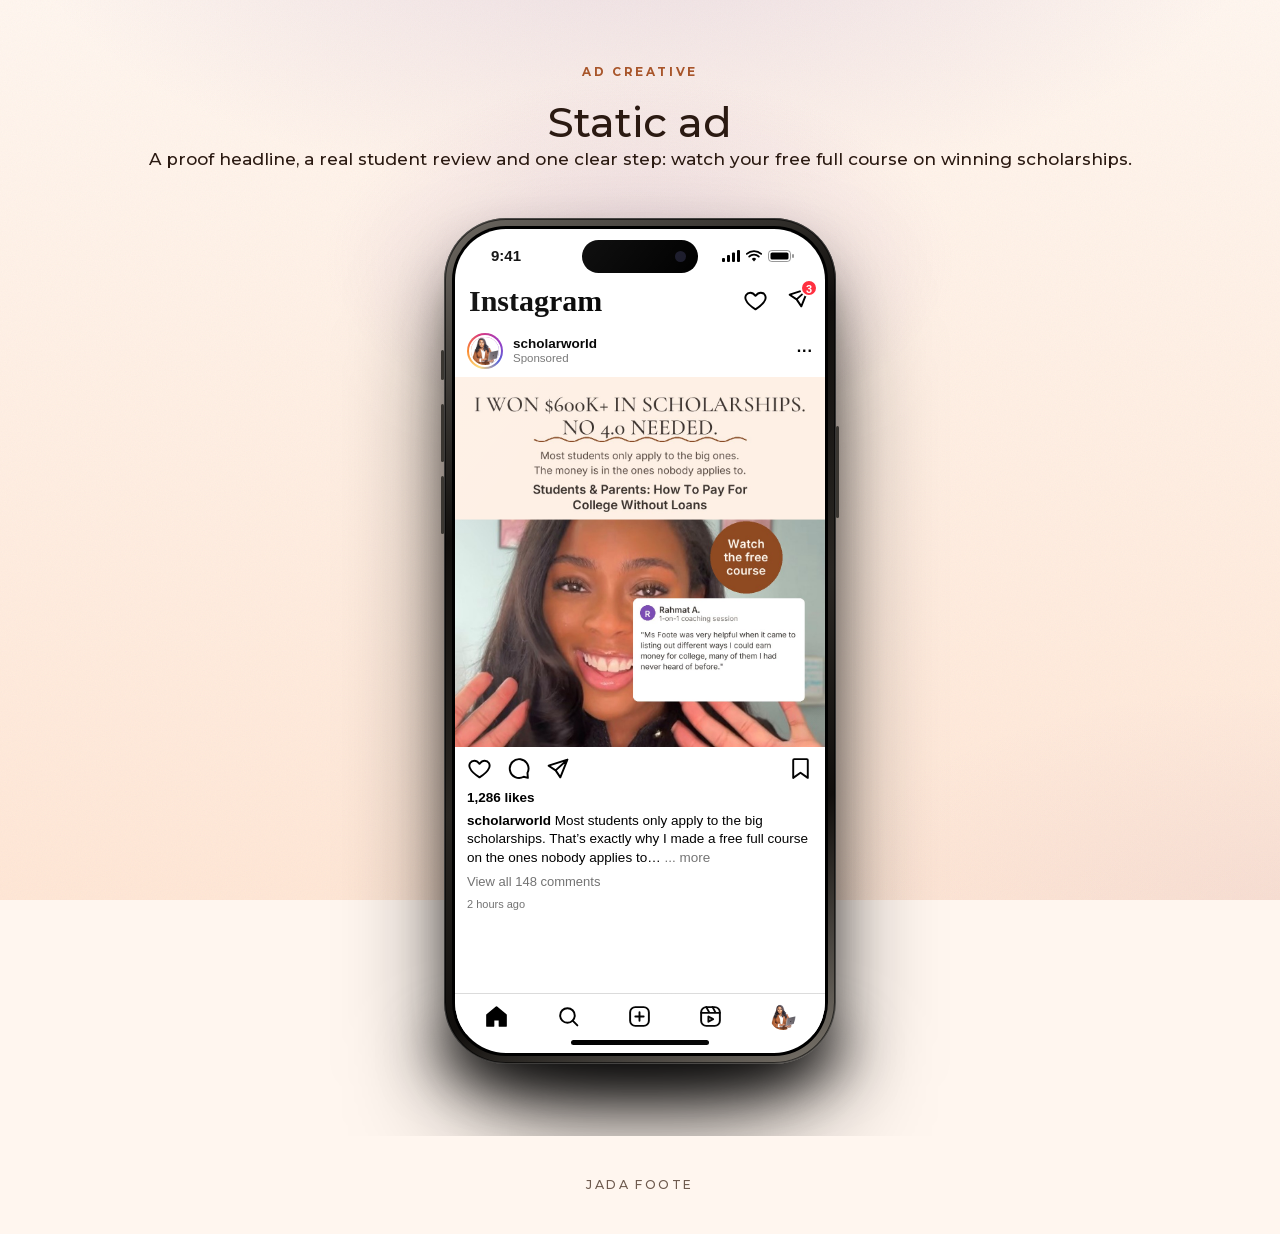
<file: static-ad/index.html>
<!doctype html>
<html lang="en">
<head>
  <meta charset="utf-8" />
  <meta name="viewport" content="width=device-width, initial-scale=1" />
  <title>Static ad · Jada Foote</title>
  <meta name="robots" content="noindex" />
  <script>document.documentElement.className += " js";</script>
  <link rel="icon" href="../assets/img/favicon.png" type="image/png" />
  <link rel="stylesheet" href="../vsl/vsl.css" />
  <link rel="stylesheet" href="../assets/brand.css" />
  <link rel="stylesheet" href="../assets/phone.css" />
</head>
<body>
  <main class="page">
    <section class="sa">
      <div class="sa__glow" aria-hidden="true"></div>
      <div class="sa__intro">
        <p class="eyebrow reveal">Ad creative</p>
        <h1 class="sa__title reveal" style="--i:1">Static ad</h1>
        <p class="sa__note reveal" style="--i:2">A proof headline, a real student review and one clear step: watch your free full course on winning scholarships.</p>
      </div>
      <div class="stage">
        <div class="phone-wrap reveal rv" id="pw">
          <div class="iphone">
            <span class="btn-side l" style="top:132px;height:30px"></span><span class="btn-side l" style="top:186px;height:58px"></span><span class="btn-side l" style="top:258px;height:58px"></span><span class="btn-side r" style="top:208px;height:92px"></span>
            <div class="screen">
              <div class="status"><span>9:41</span><span class="island"></span><span class="ic"><svg viewBox="0 0 18 12"><rect x="0" y="8" width="3" height="4" rx="1" fill="#000"/><rect x="5" y="5" width="3" height="7" rx="1" fill="#000"/><rect x="10" y="2.5" width="3" height="9.5" rx="1" fill="#000"/><rect x="15" y="0" width="3" height="12" rx="1" fill="#000"/></svg><svg viewBox="0 0 16 12"><path d="M8 11.5l2.2-2.6a3.2 3.2 0 0 0-4.4 0z" fill="#000"/><path d="M3.2 6.6a6.8 6.8 0 0 1 9.6 0" stroke="#000" stroke-width="1.8" fill="none" stroke-linecap="round"/><path d="M.8 3.9a10.5 10.5 0 0 1 14.4 0" stroke="#000" stroke-width="1.8" fill="none" stroke-linecap="round"/></svg><svg viewBox="0 0 27 12"><rect x=".5" y=".5" width="22" height="11" rx="3.2" fill="none" stroke="#000" opacity=".4"/><rect x="2.5" y="2.5" width="18" height="7" rx="1.6" fill="#000"/><rect x="24" y="4" width="2" height="4" rx="1" fill="#000" opacity=".4"/></svg></span></div>
              <div class="ig-top"><span class="ig-logo">Instagram</span><span class="ic"><svg viewBox="0 0 24 24"><path d="M12 20.5s-7.5-4.6-9.3-9.2C1.4 8 3.4 4.5 7 4.5c2.1 0 3.6 1.2 5 3 1.4-1.8 2.9-3 5-3 3.6 0 5.6 3.5 4.3 6.8-1.8 4.6-9.3 9.2-9.3 9.2z"/></svg><span style="position:relative"><svg viewBox="0 0 24 24"><path d="M21.5 3.5L10.2 13.8M21.5 3.5l-6.8 17-4.5-6.7-6.7-4.5z"/></svg><span class="ig-badge">3</span></span></span></div>
              <div class="feed">
                <div class="post-head"><span class="avatar-ring"><img src="../assets/img/profile/pfp.jpg" alt="" /></span><span class="who"><b>scholarworld</b><small>Sponsored</small></span><span class="dots3">&middot;&middot;&middot;</span></div>
                <a class="post-media" href="../video/" target="_blank" rel="noopener"><img src="../assets/img/ads/static-ad.jpg?v=j1" alt="Static ad: Jada Foote" /></a>
                <div class="actions"><svg viewBox="0 0 24 24"><path d="M12 20.5s-7.5-4.6-9.3-9.2C1.4 8 3.4 4.5 7 4.5c2.1 0 3.6 1.2 5 3 1.4-1.8 2.9-3 5-3 3.6 0 5.6 3.5 4.3 6.8-1.8 4.6-9.3 9.2-9.3 9.2z"/></svg><svg viewBox="0 0 24 24"><path d="M20.6 16.2A9 9 0 1 0 17 19.9L21 21z"/></svg><svg viewBox="0 0 24 24"><path d="M21.5 3.5L10.2 13.8M21.5 3.5l-6.8 17-4.5-6.7-6.7-4.5z"/></svg><span class="spacer"></span><svg viewBox="0 0 24 24"><path d="M19 21l-7-5-7 5V4a1 1 0 0 1 1-1h12a1 1 0 0 1 1 1z"/></svg></div>
                <p class="likes">1,286 likes</p>
                <p class="caption"><b>scholarworld</b> Most students only apply to the big scholarships. That&rsquo;s exactly why I made a free full course on the ones nobody applies to&hellip; <span class="more">... more</span></p>
                <p class="comments">View all 148 comments</p>
                <p class="stamp">2 hours ago</p>
              </div>
              <div class="tabbar"><svg viewBox="0 0 24 24"><path d="M3 10.5L12 3l9 7.5V21h-6v-6H9v6H3z" fill="#000"/></svg><svg viewBox="0 0 24 24"><circle cx="11" cy="11" r="7"/><path d="M20.5 20.5l-4.5-4.5"/></svg><svg viewBox="0 0 24 24"><rect x="3" y="3" width="18" height="18" rx="5"/><path d="M12 8v8M8 12h8"/></svg><svg viewBox="0 0 24 24"><rect x="3" y="3" width="18" height="18" rx="5"/><path d="M3 8.5h18M8 3l3 5.5M14 3l3 5.5M10 12v5l4.5-2.5z"/></svg><img class="me" src="../assets/img/profile/pfp.jpg" alt="" /></div>
              <div class="homebar"></div>
            </div>
          </div>
          
        </div>
      </div>
      
    </section>
  </main>
  <footer class="brandfoot">
    <div class="brand">
      <span class="brand__word">Jada Foote</span>
    </div>
  </footer>
  <script src="../vsl/vsl.js"></script>
  
</body>
</html>
</file>
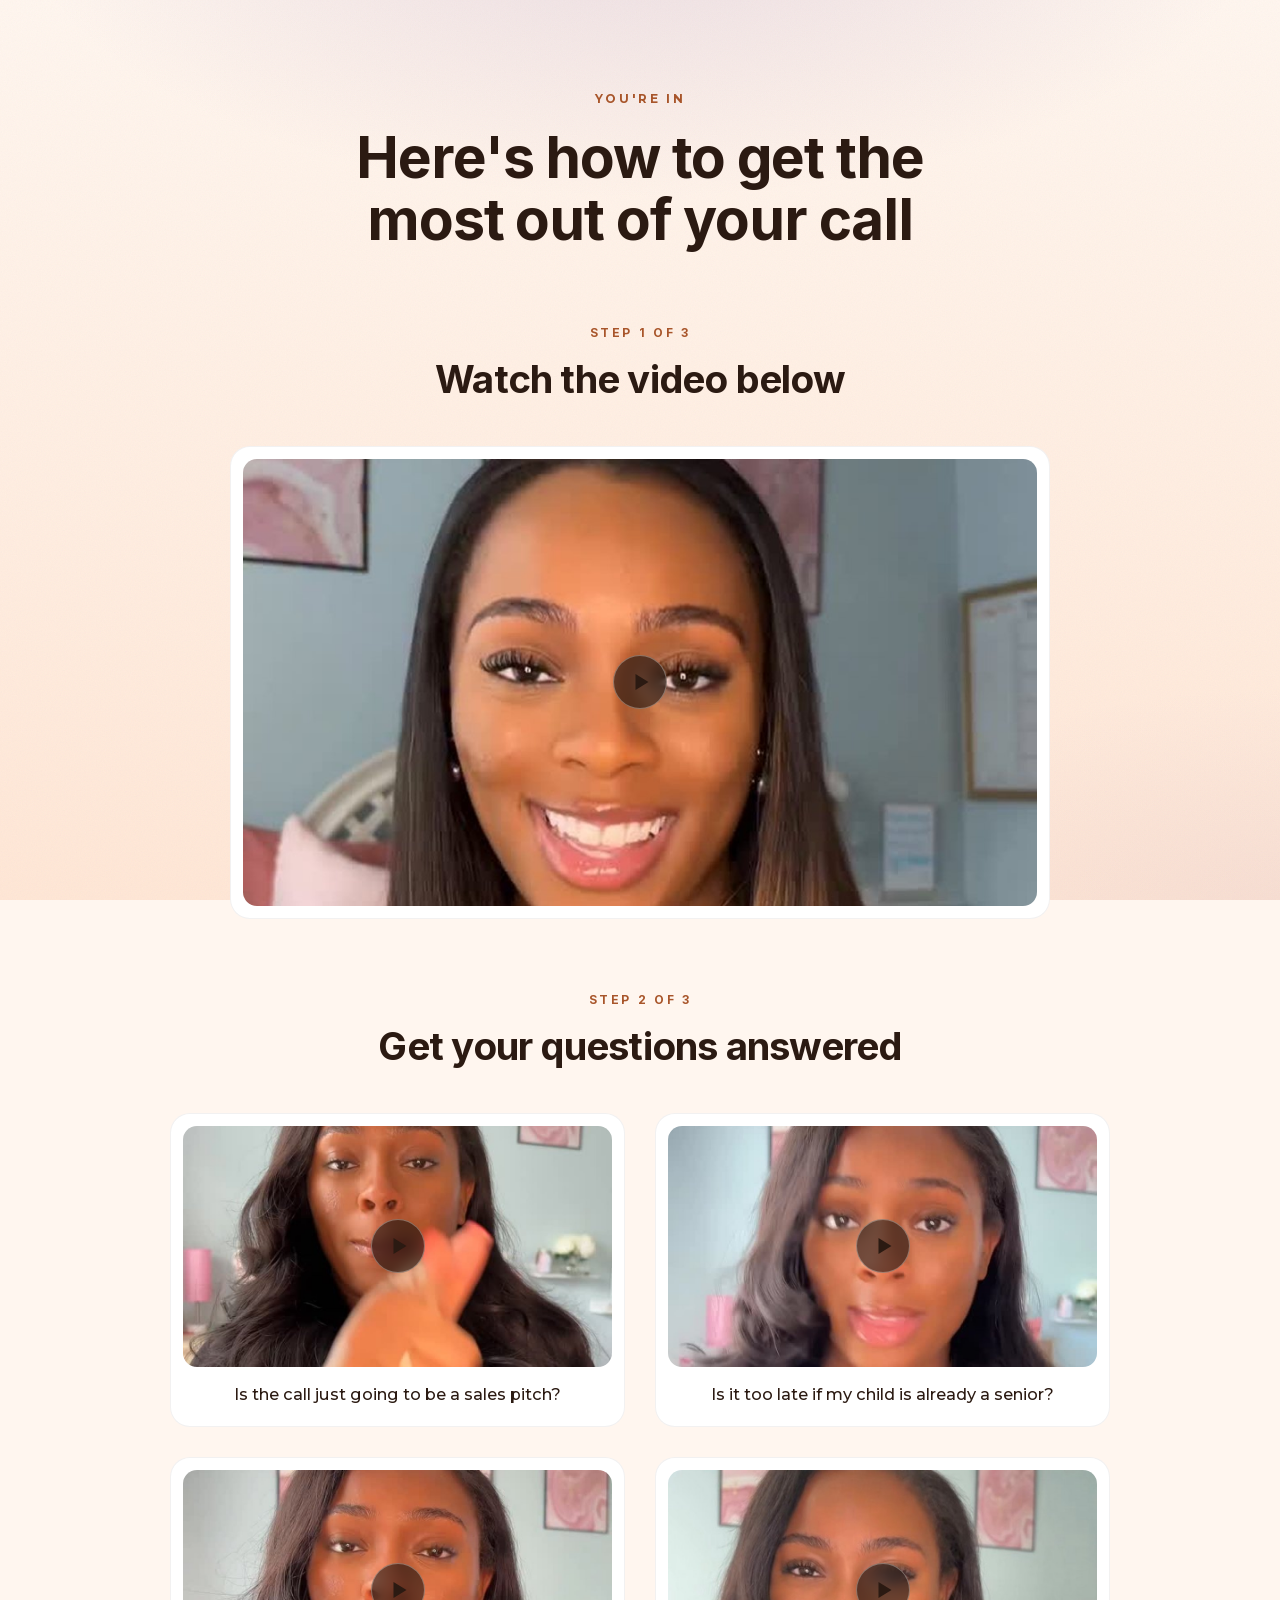
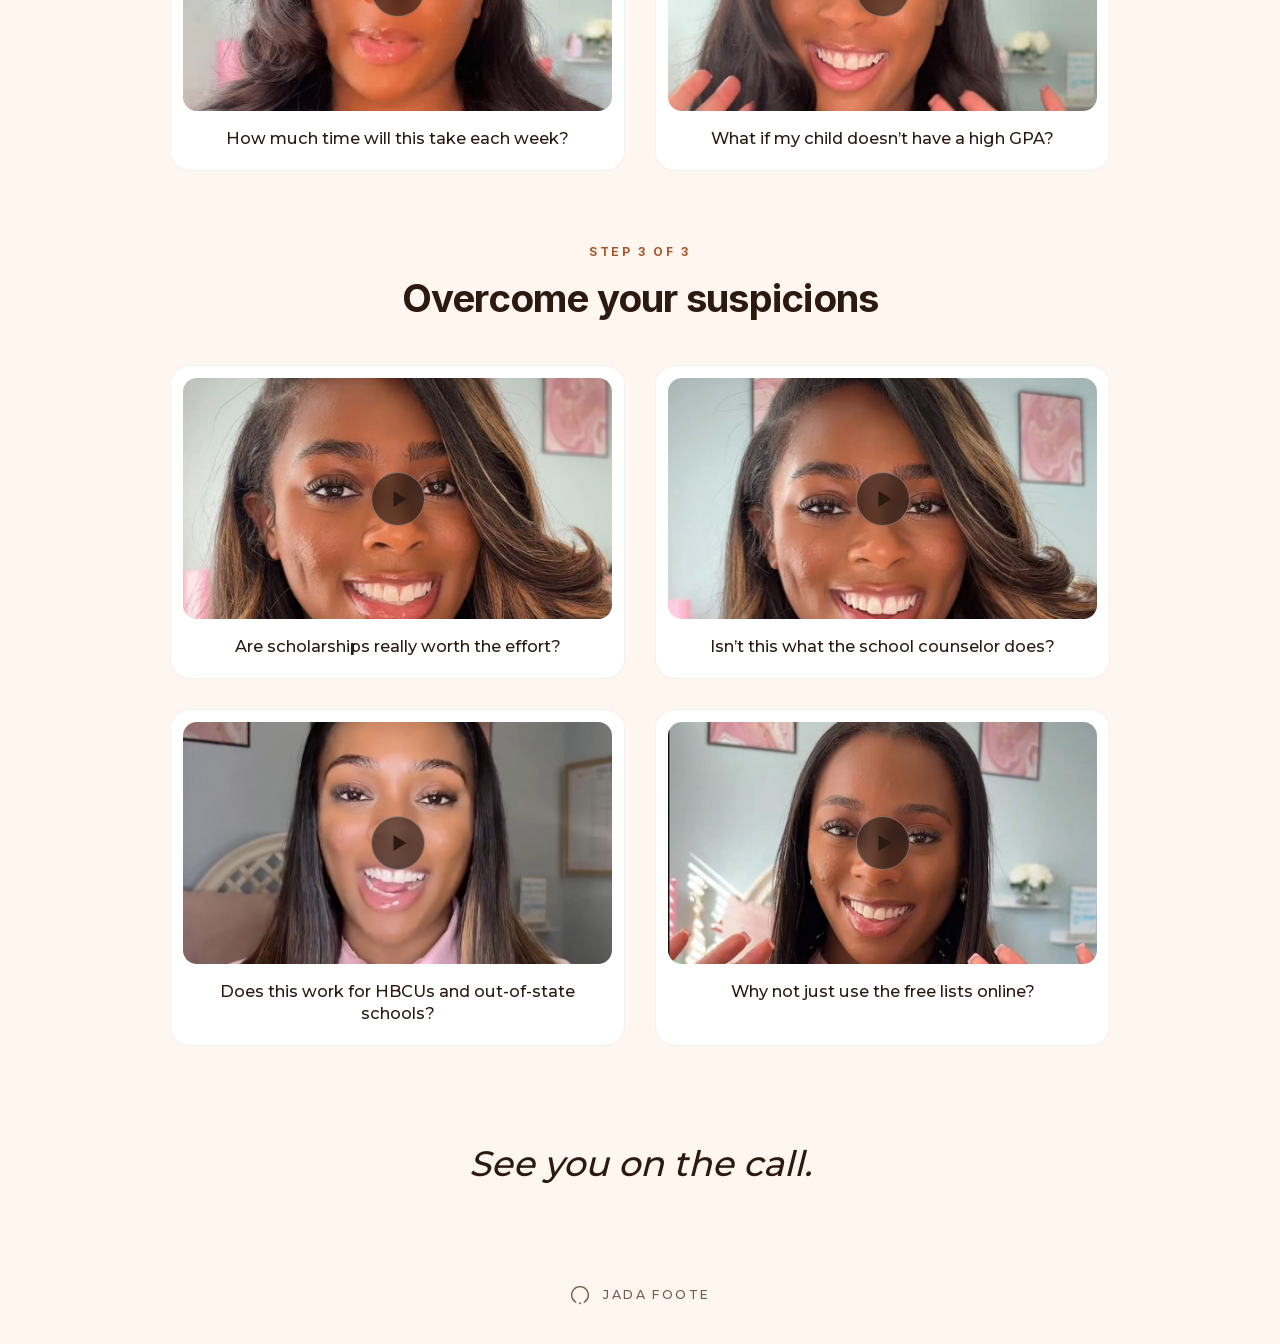
<file: thank-you/index.html>
<!doctype html>
<html lang="en">
<head>
  <meta charset="utf-8" />
  <meta name="viewport" content="width=device-width, initial-scale=1" />
  <title>You're in · Jada Foote</title>
  <meta name="robots" content="noindex" />
  <script>document.documentElement.className += " js";</script>
  <link rel="icon" href="../assets/img/favicon.png" type="image/png" />
  <link rel="apple-touch-icon" href="../assets/img/apple-touch-icon.png" />
  <link rel="stylesheet" href="../assets/vendor/lenis.css" />
  <link rel="stylesheet" href="../vsl/vsl.css" />
  <link rel="stylesheet" href="../assets/brand.css" />
<link href="https://fonts.googleapis.com/css2?family=Inter:wght@400;500;600;700&display=swap" rel="stylesheet" />
<style>@font-face{font-family:"SF Pro Display Bold";src:url("https://framerusercontent.com/assets/e2xSj9IcJ8dsIvELAZDx3LfWno.woff2");font-display:swap;font-weight:700}
body{font-family:Inter,-apple-system,sans-serif}h1,h2,h3{font-family:"SF Pro Display Bold",Inter,-apple-system,sans-serif!important;font-weight:700!important;font-style:normal!important;letter-spacing:-.01em}</style>
</head>
<body>
  <main class="page">
    <section class="hero" style="padding-bottom:0">
      <p class="eyebrow hero__eyebrow">You're in</p>
      <h1 class="hero__title">Here's how to get the most out of your call</h1>
    </section>

    <div class="container">
      <!-- Step 1 · welcome video (video X: one unique frame) -->
      <section class="ty-step">
        <p class="ty-step__label reveal">Step 1 of 3</p>
        <h2 class="ty-step__title reveal" style="--i:1">Watch the video below</h2>
        
        <figure class="ccard ccard--hero reveal reveal--pop" style="--i:2">
          <span class="ccard__thumb"><img src="../assets/img/thankyou/welcome.jpg?v=j1" alt="Welcome video from Jada" /><span class="ccard__play" aria-hidden="true"></span></span>
        </figure>
      </section>

      <!-- Step 2 · breakouts (video Y: frames from one sitting) -->
      <section class="ty-step">
        <p class="ty-step__label reveal">Step 2 of 3</p>
        <h2 class="ty-step__title reveal" style="--i:1">Get your questions answered</h2>
        <div class="grid2">
          <figure class="ccard reveal reveal--pop" style="--i:0">
            <span class="ccard__thumb"><img src="../assets/img/thankyou/q1.jpg?v=j1" alt="" loading="lazy" /><span class="ccard__play" aria-hidden="true"></span></span>
            <figcaption class="ccard__cap" style="padding-top:16px">Is the call just going to be a sales pitch?</figcaption>
          </figure>
          <figure class="ccard reveal reveal--pop" style="--i:1">
            <span class="ccard__thumb"><img src="../assets/img/thankyou/q2.jpg?v=j1" alt="" loading="lazy" /><span class="ccard__play" aria-hidden="true"></span></span>
            <figcaption class="ccard__cap" style="padding-top:16px">Is it too late if my child is already a senior?</figcaption>
          </figure>
          <figure class="ccard reveal reveal--pop" style="--i:2">
            <span class="ccard__thumb"><img src="../assets/img/thankyou/q3.jpg?v=j1" alt="" loading="lazy" /><span class="ccard__play" aria-hidden="true"></span></span>
            <figcaption class="ccard__cap" style="padding-top:16px">How much time will this take each week?</figcaption>
          </figure>
          <figure class="ccard reveal reveal--pop" style="--i:3">
            <span class="ccard__thumb"><img src="../assets/img/thankyou/q4.jpg?v=j1" alt="" loading="lazy" /><span class="ccard__play" aria-hidden="true"></span></span>
            <figcaption class="ccard__cap" style="padding-top:16px">What if my child doesn&rsquo;t have a high GPA?</figcaption>
          </figure>
        </div>
      </section>

      <!-- Step 3 · due diligence (video Z: frames from one other sitting) -->
      <section class="ty-step">
        <p class="ty-step__label reveal">Step 3 of 3</p>
        <h2 class="ty-step__title reveal" style="--i:1">Overcome your suspicions</h2>
        <div class="grid2">
          <figure class="ccard reveal reveal--pop" style="--i:0">
            <span class="ccard__thumb"><img src="../assets/img/thankyou/s1.jpg?v=j1" alt="" loading="lazy" /><span class="ccard__play" aria-hidden="true"></span></span>
            <figcaption class="ccard__cap" style="padding-top:16px">Are scholarships really worth the effort?</figcaption>
          </figure>
          <figure class="ccard reveal reveal--pop" style="--i:1">
            <span class="ccard__thumb"><img src="../assets/img/thankyou/s2.jpg?v=j1" alt="" loading="lazy" /><span class="ccard__play" aria-hidden="true"></span></span>
            <figcaption class="ccard__cap" style="padding-top:16px">Isn&rsquo;t this what the school counselor does?</figcaption>
          </figure>
          <figure class="ccard reveal reveal--pop" style="--i:2">
            <span class="ccard__thumb"><img src="../assets/img/thankyou/s3.jpg?v=j1" alt="" loading="lazy" /><span class="ccard__play" aria-hidden="true"></span></span>
            <figcaption class="ccard__cap" style="padding-top:16px">Does this work for HBCUs and out-of-state schools?</figcaption>
          </figure>
          <figure class="ccard reveal reveal--pop" style="--i:3">
            <span class="ccard__thumb"><img src="../assets/img/thankyou/s4.jpg?v=j1" alt="" loading="lazy" /><span class="ccard__play" aria-hidden="true"></span></span>
            <figcaption class="ccard__cap" style="padding-top:16px">Why not just use the free lists online?</figcaption>
          </figure>
        </div>
      </section>

      <p class="ty__signoff reveal">See you on the call.</p>
    </div>
  </main>

  <footer class="brandfoot">
    <div class="brand">
      <svg class="seal" viewBox="0 0 100 100" aria-hidden="true"><path class="seal__arc" d="M31 82.9 A38 38 0 1 1 69 82.9" /><circle class="seal__dot" cx="50" cy="88" r="4.6" /></svg>
      <span class="brand__word">Jada Foote</span>
    </div>
  </footer>

  <script src="../assets/vendor/lenis.min.js"></script>
  <script src="../vsl/vsl.js"></script>
</body>
</html>
</file>
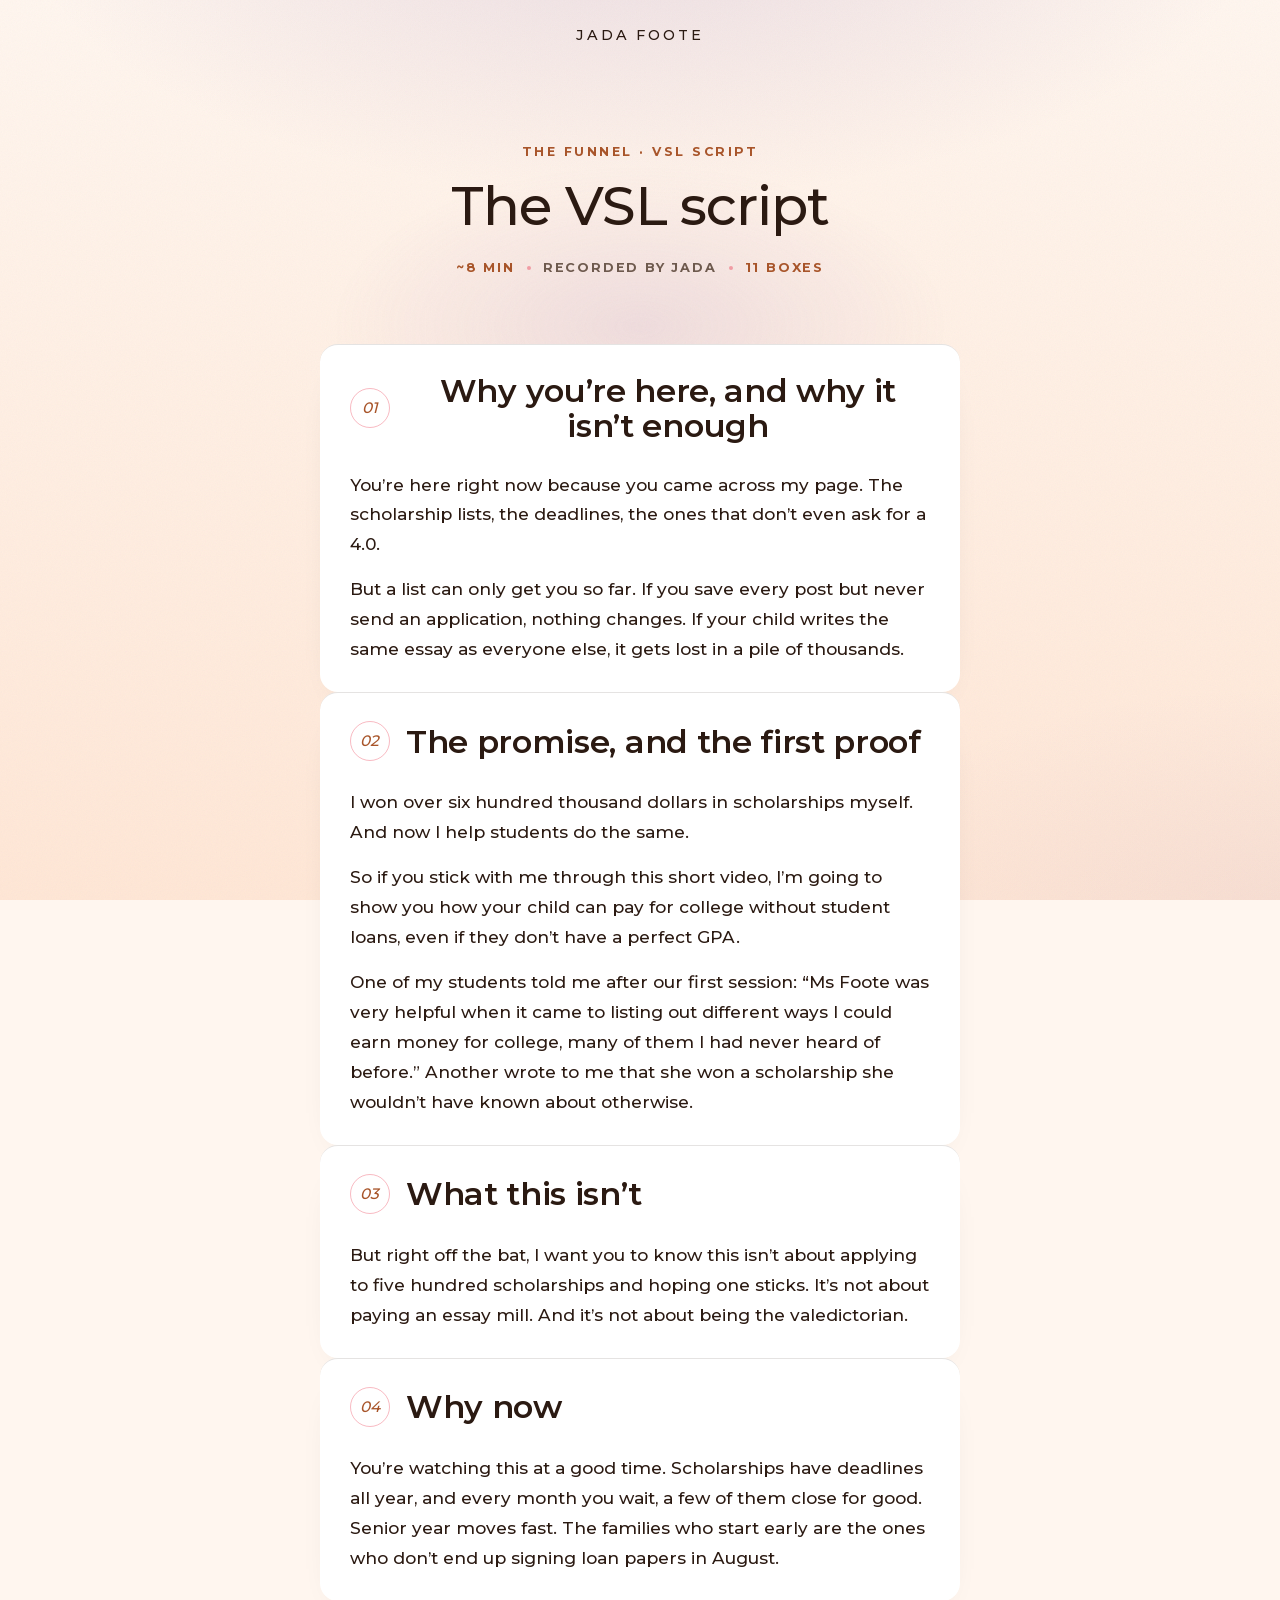
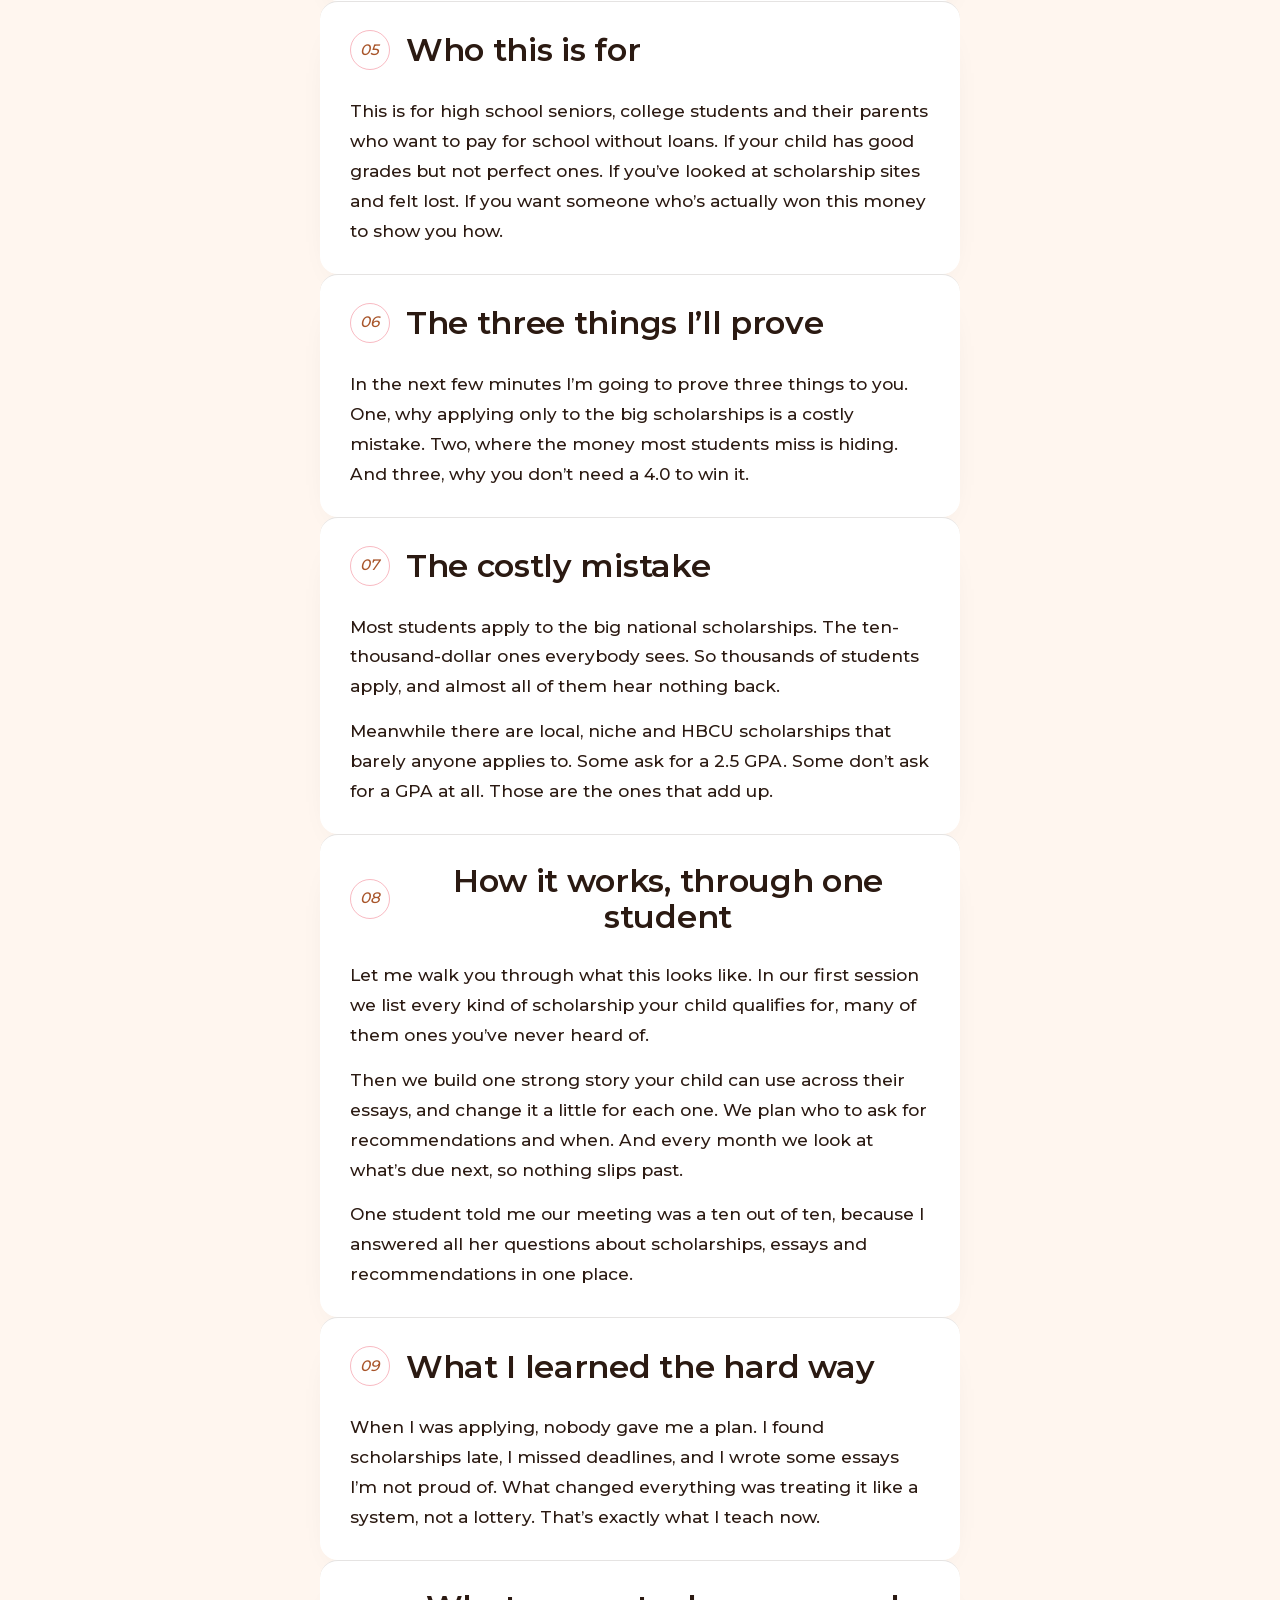
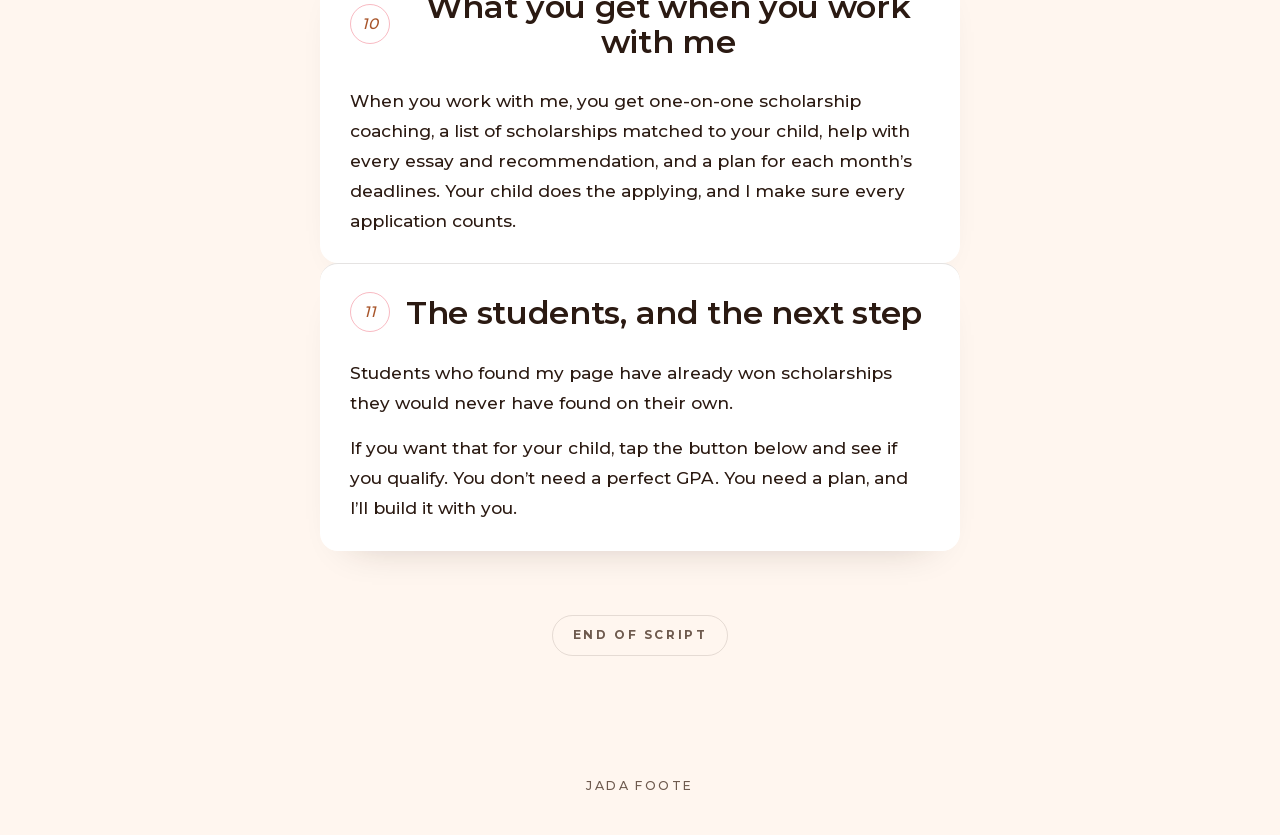
<file: vsl-script/index.html>
<!doctype html>
<html lang="en">
<head>
  <meta charset="utf-8" />
  <meta name="viewport" content="width=device-width, initial-scale=1" />
  <title>VSL Script · Jada Foote</title>
  <meta name="robots" content="noindex" />
  <script>document.documentElement.className += " js";</script>
  <link rel="icon" href="../assets/img/favicon.png" type="image/png" />
  <link rel="stylesheet" href="../assets/vendor/lenis.css" />
  <link rel="stylesheet" href="../vsl/vsl.css" />
  <link rel="stylesheet" href="../assets/brand.css" />
  <link rel="stylesheet" href="vsl-script.css?v=2" />
  <style>.cue{background:var(--accent-soft)!important;border-color:var(--hair)!important}.cue__icon{background:#fff!important}.sec{padding:28px 30px!important;border-radius:18px;background:#fff;box-shadow:0 20px 40px -32px rgba(43,26,18,.3)} .sec__body p{color:var(--ink)}</style>
<script data-topfix>try{if("scrollRestoration" in history)history.scrollRestoration="manual"}catch(e){}addEventListener("load",function(){if(!location.hash){scrollTo(0,0);setTimeout(function(){scrollTo(0,0)},50)}});</script>
</head>
<body>
  <header class="brandbar"><div class="brand"><span class="brand__word">Jada Foote</span></div></header>
  <main class="page">
    <section class="script">
      <div class="script__glow" aria-hidden="true"></div>
      <div class="container">
        <header class="script__intro">
          <p class="script__eyebrow reveal">The funnel · VSL script</p>
          <h1 class="script__title reveal" style="--i:1">The VSL script</h1>
          <p class="script__meta reveal" style="--i:2"><b>~8 min</b> <span class="dot" aria-hidden="true"></span> recorded by Jada <span class="dot" aria-hidden="true"></span> <b>11 boxes</b></p>
        </header>
        <section class="sec reveal">
          <div class="sec__head"><span class="sec__num">01</span><h2 class="sec__title">Why you&rsquo;re here, and why it isn&rsquo;t enough</h2></div>
          <div class="sec__body"><p>You&rsquo;re here right now because you came across my page. The scholarship lists, the deadlines, the ones that don&rsquo;t even ask for a 4.0.</p><p>But a list can only get you so far. If you save every post but never send an application, nothing changes. If your child writes the same essay as everyone else, it gets lost in a pile of thousands.</p></div>
        </section>
        <section class="sec reveal">
          <div class="sec__head"><span class="sec__num">02</span><h2 class="sec__title">The promise, and the first proof</h2></div>
          <div class="sec__body"><p>I won over six hundred thousand dollars in scholarships myself. And now I help students do the same.</p><p>So if you stick with me through this short video, I&rsquo;m going to show you how your child can pay for college without student loans, even if they don&rsquo;t have a perfect GPA.</p><p>One of my students told me after our first session: &ldquo;Ms Foote was very helpful when it came to listing out different ways I could earn money for college, many of them I had never heard of before.&rdquo; Another wrote to me that she won a scholarship she wouldn&rsquo;t have known about otherwise.</p></div>
        </section>
        <section class="sec reveal">
          <div class="sec__head"><span class="sec__num">03</span><h2 class="sec__title">What this isn&rsquo;t</h2></div>
          <div class="sec__body"><p>But right off the bat, I want you to know this isn&rsquo;t about applying to five hundred scholarships and hoping one sticks. It&rsquo;s not about paying an essay mill. And it&rsquo;s not about being the valedictorian.</p></div>
        </section>
        <section class="sec reveal">
          <div class="sec__head"><span class="sec__num">04</span><h2 class="sec__title">Why now</h2></div>
          <div class="sec__body"><p>You&rsquo;re watching this at a good time. Scholarships have deadlines all year, and every month you wait, a few of them close for good. Senior year moves fast. The families who start early are the ones who don&rsquo;t end up signing loan papers in August.</p></div>
        </section>
        <section class="sec reveal">
          <div class="sec__head"><span class="sec__num">05</span><h2 class="sec__title">Who this is for</h2></div>
          <div class="sec__body"><p>This is for high school seniors, college students and their parents who want to pay for school without loans. If your child has good grades but not perfect ones. If you&rsquo;ve looked at scholarship sites and felt lost. If you want someone who&rsquo;s actually won this money to show you how.</p></div>
        </section>
        <section class="sec reveal">
          <div class="sec__head"><span class="sec__num">06</span><h2 class="sec__title">The three things I&rsquo;ll prove</h2></div>
          <div class="sec__body"><p>In the next few minutes I&rsquo;m going to prove three things to you. One, why applying only to the big scholarships is a costly mistake. Two, where the money most students miss is hiding. And three, why you don&rsquo;t need a 4.0 to win it.</p></div>
        </section>
        <section class="sec reveal">
          <div class="sec__head"><span class="sec__num">07</span><h2 class="sec__title">The costly mistake</h2></div>
          <div class="sec__body"><p>Most students apply to the big national scholarships. The ten-thousand-dollar ones everybody sees. So thousands of students apply, and almost all of them hear nothing back.</p><p>Meanwhile there are local, niche and HBCU scholarships that barely anyone applies to. Some ask for a 2.5 GPA. Some don&rsquo;t ask for a GPA at all. Those are the ones that add up.</p></div>
        </section>
        <section class="sec reveal">
          <div class="sec__head"><span class="sec__num">08</span><h2 class="sec__title">How it works, through one student</h2></div>
          <div class="sec__body"><p>Let me walk you through what this looks like. In our first session we list every kind of scholarship your child qualifies for, many of them ones you&rsquo;ve never heard of.</p><p>Then we build one strong story your child can use across their essays, and change it a little for each one. We plan who to ask for recommendations and when. And every month we look at what&rsquo;s due next, so nothing slips past.</p><p>One student told me our meeting was a ten out of ten, because I answered all her questions about scholarships, essays and recommendations in one place.</p></div>
        </section>
        <section class="sec reveal">
          <div class="sec__head"><span class="sec__num">09</span><h2 class="sec__title">What I learned the hard way</h2></div>
          <div class="sec__body"><p>When I was applying, nobody gave me a plan. I found scholarships late, I missed deadlines, and I wrote some essays I&rsquo;m not proud of. What changed everything was treating it like a system, not a lottery. That&rsquo;s exactly what I teach now.</p></div>
        </section>
        <section class="sec reveal">
          <div class="sec__head"><span class="sec__num">10</span><h2 class="sec__title">What you get when you work with me</h2></div>
          <div class="sec__body"><p>When you work with me, you get one-on-one scholarship coaching, a list of scholarships matched to your child, help with every essay and recommendation, and a plan for each month&rsquo;s deadlines. Your child does the applying, and I make sure every application counts.</p></div>
        </section>
        <section class="sec reveal">
          <div class="sec__head"><span class="sec__num">11</span><h2 class="sec__title">The students, and the next step</h2></div>
          <div class="sec__body"><p>Students who found my page have already won scholarships they would never have found on their own.</p><p>If you want that for your child, tap the button below and see if you qualify. You don&rsquo;t need a perfect GPA. You need a plan, and I&rsquo;ll build it with you.</p></div>
        </section>
        <div class="script__end reveal"><span>End of script</span></div>
      </div>
    </section>
  </main>
  <footer class="brandfoot"><div class="brand"><span class="brand__word">Jada Foote</span></div></footer>
  <script src="../assets/vendor/lenis.min.js"></script>
  <script src="../vsl/vsl.js"></script>
</body>
</html>
</file>
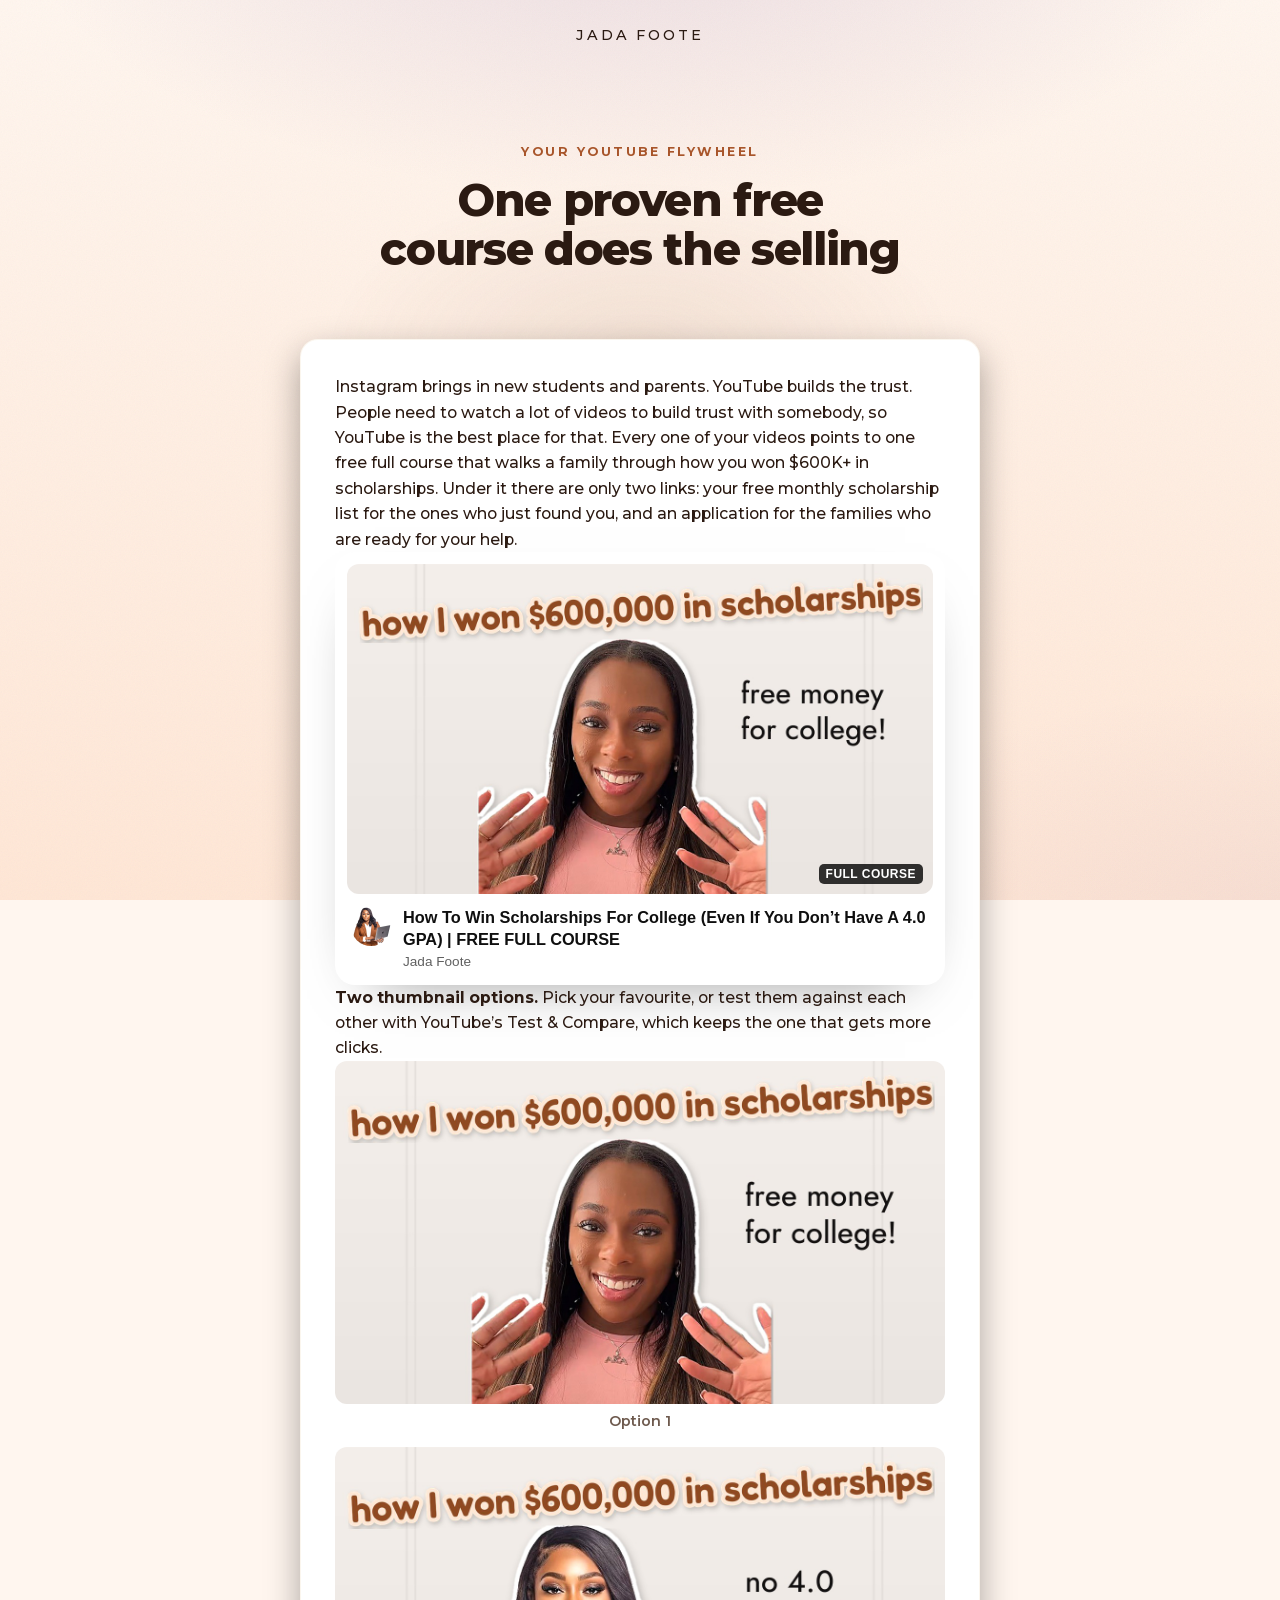
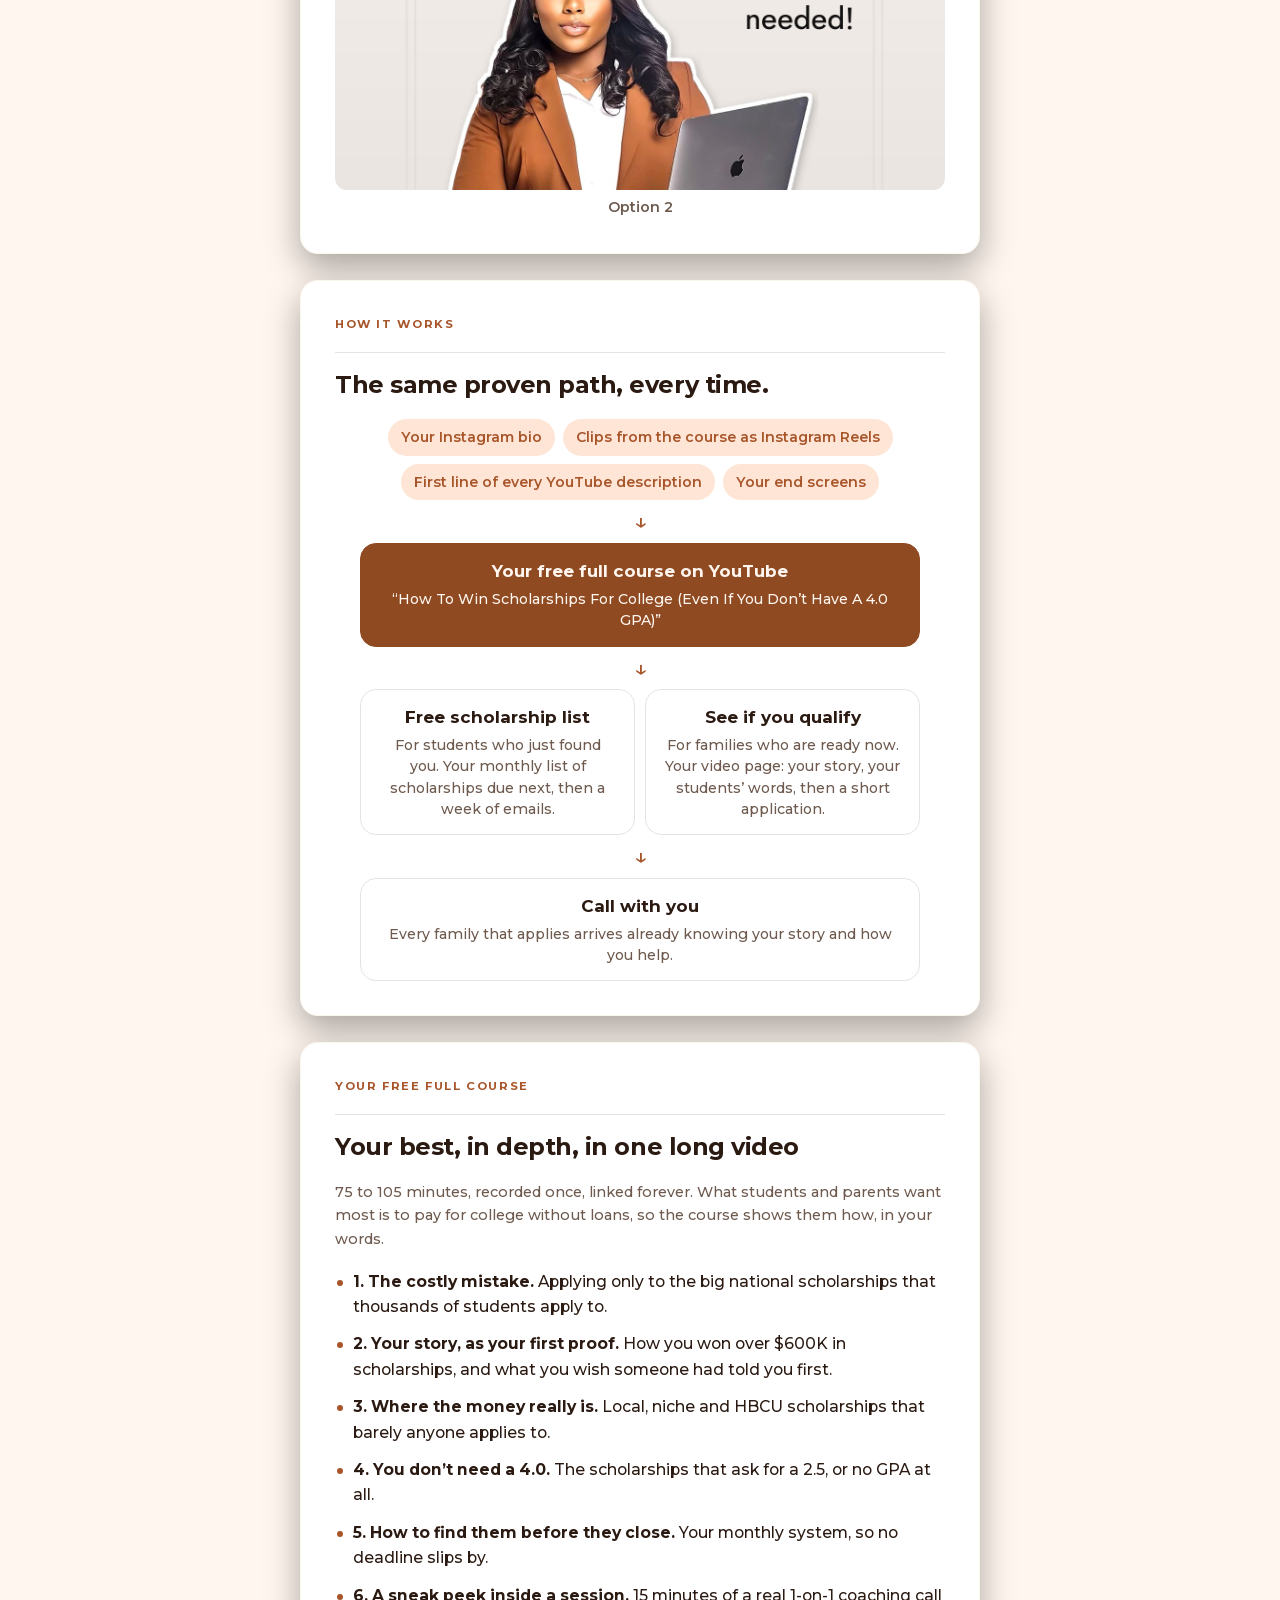
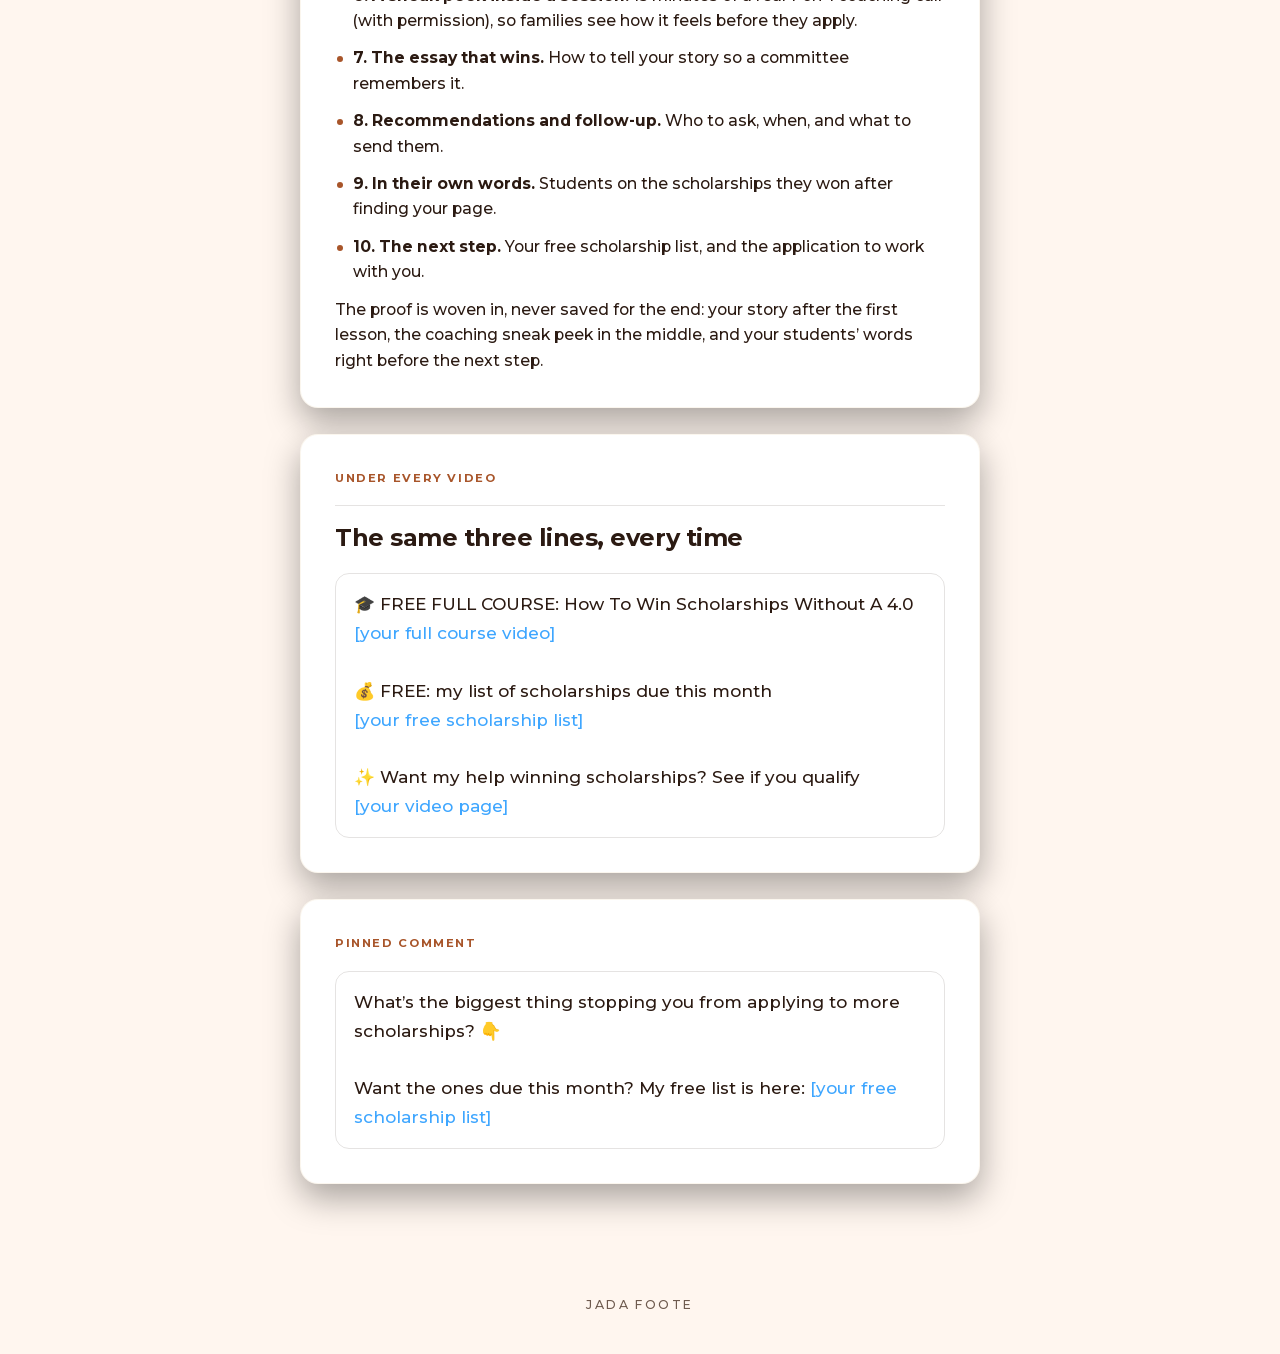
<file: youtube-flywheel/index.html>
<!doctype html>
<html lang="en">
<head>
  <meta charset="utf-8" />
  <meta name="viewport" content="width=device-width, initial-scale=1" />
  <title>YouTube flywheel · Jada Foote</title>
  <meta name="robots" content="noindex" />
  <script>document.documentElement.className += " js";</script>
  <link rel="icon" href="../assets/img/favicon.png" type="image/png" />
  <link rel="stylesheet" href="../assets/vendor/lenis.css" />
  <link rel="stylesheet" href="../vsl/vsl.css" />
  <link rel="stylesheet" href="../opted-in/opted-in.css?v=2" />
  <link rel="stylesheet" href="../assets/brand.css" />
  <style>
    .yt{background:#fff;border-radius:20px;padding:12px;box-shadow:0 24px 60px -40px rgba(0,0,0,.6)}
    .yt__thumb{position:relative;border-radius:12px;overflow:hidden}.yt__thumb img{display:block;width:100%;aspect-ratio:16/9;object-fit:cover}
    .yt__badge{position:absolute;right:10px;bottom:10px;background:rgba(0,0,0,.8);color:#fff;font:700 .75rem/1 Arial,sans-serif;padding:4px 7px;border-radius:5px;letter-spacing:.04em}
    .yt__meta{display:flex;gap:12px;align-items:flex-start;padding:12px 4px 4px}.yt__meta img{width:40px;height:40px;border-radius:50%;object-fit:cover;flex:none}
    .yt__meta b{display:block;font:600 1.02rem/1.35 Roboto,Arial,sans-serif;color:#0f0f0f}.yt__meta small{display:block;margin-top:4px;color:#606060;font:400 .85rem Roboto,Arial,sans-serif}
    .wheel{display:grid;gap:10px;justify-items:center;text-align:center;margin-top:8px}
    .node{border:1px solid var(--hair);border-radius:16px;padding:14px 18px;width:100%;max-width:560px}
    .node b{display:block}.node small{display:block;color:var(--muted);margin-top:4px;line-height:1.5}
    .node--hub{background:var(--accent);border-color:var(--accent)}.node--hub b,.node--hub small{color:var(--accent-ink)}
    .arrow-d{color:var(--accent-text);font-size:1.4rem;line-height:1}
    .two{display:grid;grid-template-columns:1fr 1fr;gap:10px;width:100%;max-width:560px}.two .node{max-width:none}
    .feeds{display:flex;flex-wrap:wrap;gap:8px;justify-content:center}.feeds span{background:var(--accent-soft);color:var(--accent-text);border-radius:999px;padding:7px 13px;font-weight:600;font-size:.88rem}
    .desc{border:1px solid var(--hair);border-radius:14px;padding:16px 18px;line-height:1.7;white-space:pre-line}
    .desc .ln{color:#3ea6ff}
    @media (max-width:560px){.two{grid-template-columns:1fr}}
  </style>
<script data-topfix>try{if("scrollRestoration" in history)history.scrollRestoration="manual"}catch(e){}addEventListener("load",function(){if(!location.hash){scrollTo(0,0);setTimeout(function(){scrollTo(0,0)},50)}});</script>
</head>
<body>
  <header class="brandbar"><div class="brand"><span class="brand__word">Jada Foote</span></div></header>
  <main class="page"><section class="seq"><div class="seq__glow" aria-hidden="true"></div><div class="container">
    <header class="seq__intro">
      <p class="seq__eyebrow reveal">Your YouTube flywheel</p>
      <h1 class="seq__title reveal" style="--i:1">One proven free course does the selling</h1>
    </header>
    <div class="seq__list">

      <article class="email reveal">
        <div class="email__body"><p>Instagram brings in new students and parents. YouTube builds the trust. People need to watch a lot of videos to build trust with somebody, so YouTube is the best place for that. Every one of your videos points to one free full course that walks a family through how you won $600K+ in scholarships. Under it there are only two links: your free monthly scholarship list for the ones who just found you, and an application for the families who are ready for your help.</p></div>
        <div class="yt">
          <div class="yt__thumb"><img src="../assets/img/course-thumb-1.jpg?v=j1" alt="Thumbnail option 1" /><span class="yt__badge">FULL COURSE</span></div>
          <div class="yt__meta"><img src="../assets/img/pfp.jpg" alt="" /><div><b>How To Win Scholarships For College (Even If You Don&rsquo;t Have A 4.0 GPA) | FREE FULL COURSE</b><small>Jada Foote</small></div></div>
        </div>
        <div class="email__body"><p><b>Two thumbnail options.</b> Pick your favourite, or test them against each other with YouTube&rsquo;s Test &amp; Compare, which keeps the one that gets more clicks.</p></div>
        <div class="thumbs3"><figure><img src="../assets/img/course-thumb-1.jpg?v=j1" alt="Option 1"><figcaption>Option 1</figcaption></figure><figure><img src="../assets/img/course-thumb-2.jpg?v=j1" alt="Option 2"><figcaption>Option 2</figcaption></figure></div>
        <style>.thumbs3{display:grid;grid-template-columns:1fr;gap:14px}.thumbs3 figure{margin:0;display:grid;gap:6px;text-align:center}.thumbs3 img{width:100%;aspect-ratio:16/9;object-fit:cover;border-radius:12px;display:block}.thumbs3 figcaption{color:var(--muted);font-weight:600;font-size:.9rem}</style>
      </article>

      <article class="email reveal">
        <div class="email__head"><span class="email__tag">How it works</span></div>
        <h2 class="email__subject">The same proven path, every time.</h2>
        <div class="wheel">
          <div class="feeds"><span>Your Instagram bio</span><span>Clips from the course as Instagram Reels</span><span>First line of every YouTube description</span><span>Your end screens</span></div>
          <div class="arrow-d">&darr;</div>
          <div class="node node--hub"><b>Your free full course on YouTube</b><small>&ldquo;How To Win Scholarships For College (Even If You Don&rsquo;t Have A 4.0 GPA)&rdquo;</small></div>
          <div class="arrow-d">&darr;</div>
          <div class="two">
            <div class="node"><b>Free scholarship list</b><small>For students who just found you. Your monthly list of scholarships due next, then a week of emails.</small></div>
            <div class="node"><b>See if you qualify</b><small>For families who are ready now. Your video page: your story, your students&rsquo; words, then a short application.</small></div>
          </div>
          <div class="arrow-d">&darr;</div>
          <div class="node"><b>Call with you</b><small>Every family that applies arrives already knowing your story and how you help.</small></div>
        </div>
      </article>

      <article class="email reveal">
        <div class="email__head"><span class="email__tag">Your free full course</span></div>
        <h2 class="email__subject">Your best, in depth, in one long video</h2>
        <p class="email__pv">75 to 105 minutes, recorded once, linked forever. What students and parents want most is to pay for college without loans, so the course shows them how, in your words.</p>
        <div class="email__body">
          <p class="li"><b>1. The costly mistake.</b> Applying only to the big national scholarships that thousands of students apply to.</p>
          <p class="li"><b>2. Your story, as your first proof.</b> How you won over $600K in scholarships, and what you wish someone had told you first.</p>
          <p class="li"><b>3. Where the money really is.</b> Local, niche and HBCU scholarships that barely anyone applies to.</p>
          <p class="li"><b>4. You don&rsquo;t need a 4.0.</b> The scholarships that ask for a 2.5, or no GPA at all.</p>
          <p class="li"><b>5. How to find them before they close.</b> Your monthly system, so no deadline slips by.</p>
          <p class="li"><b>6. A sneak peek inside a session.</b> 15 minutes of a real 1-on-1 coaching call (with permission), so families see how it feels before they apply.</p>
          <p class="li"><b>7. The essay that wins.</b> How to tell your story so a committee remembers it.</p>
          <p class="li"><b>8. Recommendations and follow-up.</b> Who to ask, when, and what to send them.</p>
          <p class="li"><b>9. In their own words.</b> Students on the scholarships they won after finding your page.</p>
          <p class="li"><b>10. The next step.</b> Your free scholarship list, and the application to work with you.</p>
          <p>The proof is woven in, never saved for the end: your story after the first lesson, the coaching sneak peek in the middle, and your students&rsquo; words right before the next step.</p>
        </div>
      </article>

      <article class="email reveal">
        <div class="email__head"><span class="email__tag">Under every video</span></div>
        <h2 class="email__subject">The same three lines, every time</h2>
        <div class="desc">&#127891; FREE FULL COURSE: How To Win Scholarships Without A 4.0 <span class="ln">[your full course video]</span>

&#128176; FREE: my list of scholarships due this month
<span class="ln">[your free scholarship list]</span>

&#10024; Want my help winning scholarships? See if you qualify
<span class="ln">[your video page]</span></div>
      </article>

      <article class="email reveal">
        <div class="email__head"><span class="email__tag">Pinned comment</span></div>
        <div class="desc">What&rsquo;s the biggest thing stopping you from applying to more scholarships? &#128071;

Want the ones due this month? My free list is here: <span class="ln">[your free scholarship list]</span></div>
      </article>

    </div>
  </div></section></main>
  <footer class="brandfoot"><div class="brand"><span class="brand__word">Jada Foote</span></div></footer>
  <script src="../assets/vendor/lenis.min.js"></script>
  <script src="../vsl/vsl.js"></script>
</body>
</html>
</file>
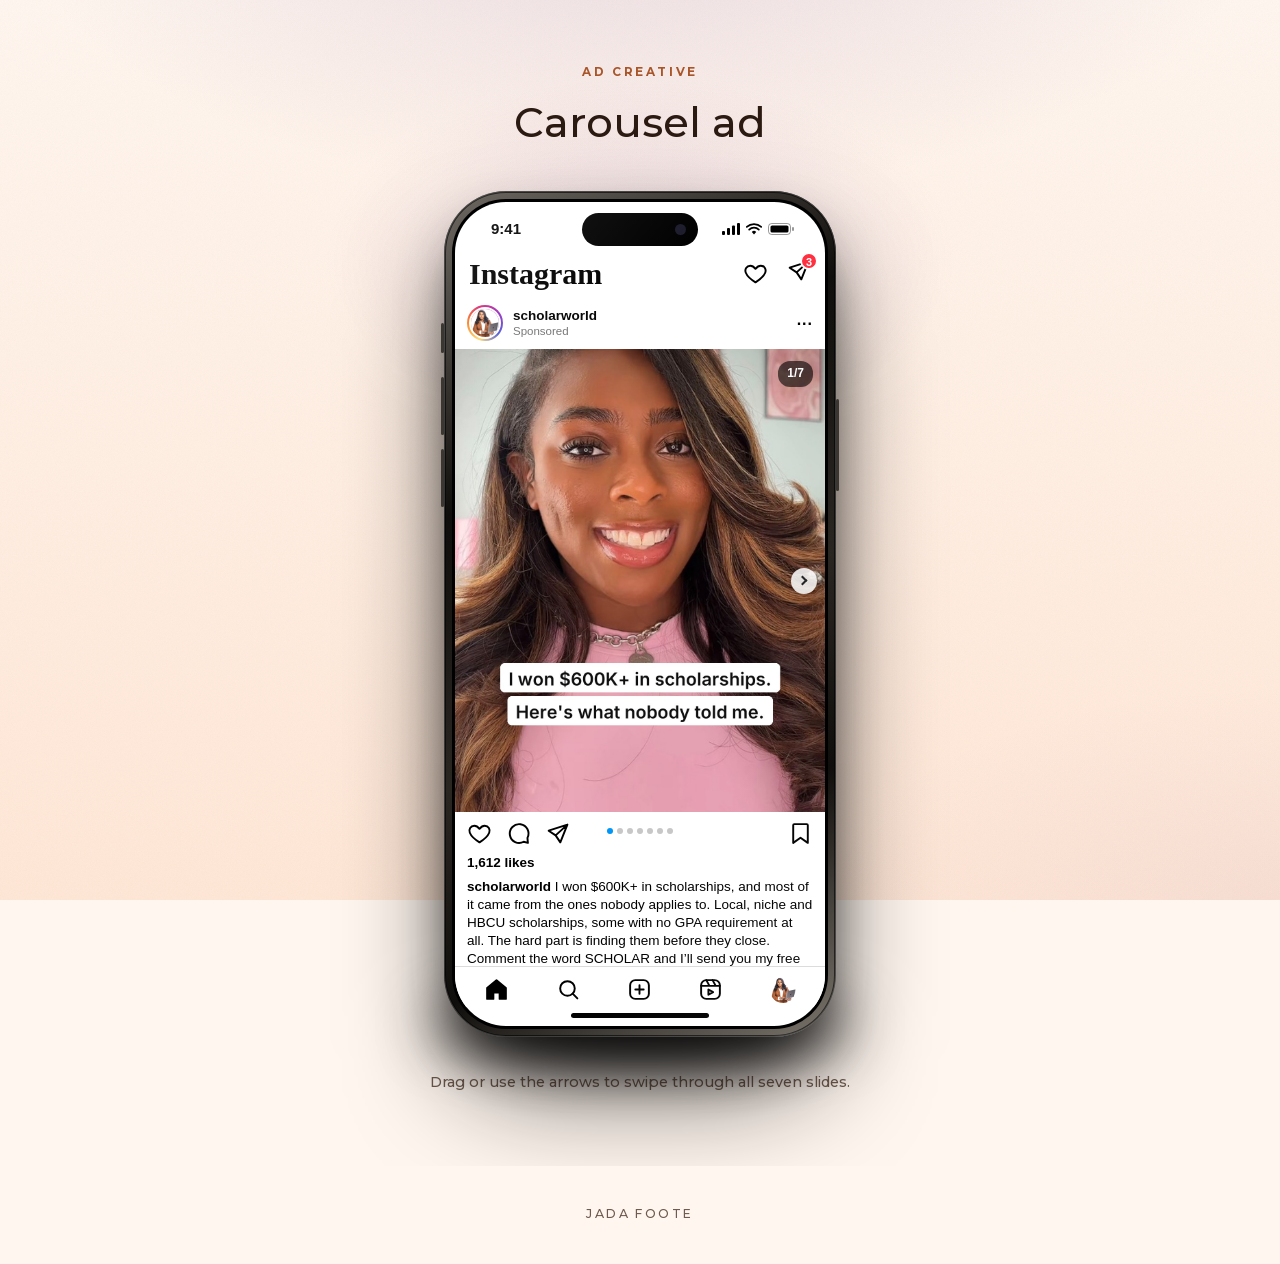
<file: carousel/phone/index.html>
<!doctype html>
<html lang="en">
<head>
  <meta charset="utf-8" />
  <meta name="viewport" content="width=device-width, initial-scale=1" />
  <title>Carousel ad · Jada Foote</title>
  <meta name="robots" content="noindex" />
  <script>document.documentElement.className += " js";</script>
  <link rel="icon" href="../../assets/img/favicon.png" type="image/png" />
  <link rel="stylesheet" href="../../vsl/vsl.css" />
  <link rel="stylesheet" href="../../assets/brand.css" />
  <link rel="stylesheet" href="../../assets/phone.css" />
<script data-topfix>try{if("scrollRestoration" in history)history.scrollRestoration="manual"}catch(e){}addEventListener("load",function(){if(!location.hash){scrollTo(0,0);setTimeout(function(){scrollTo(0,0)},50)}});</script>
</head>
<body>
  <main class="page">
    <section class="sa">
      <div class="sa__glow" aria-hidden="true"></div>
      <div class="sa__intro">
        <p class="eyebrow reveal">Ad creative</p>
        <h1 class="sa__title reveal" style="--i:1">Carousel ad</h1>
      </div>
      <div class="stage">
        <div class="phone-wrap reveal rv" id="pw">
          <div class="iphone">
            <span class="btn-side l" style="top:132px;height:30px"></span><span class="btn-side l" style="top:186px;height:58px"></span><span class="btn-side l" style="top:258px;height:58px"></span><span class="btn-side r" style="top:208px;height:92px"></span>
            <div class="screen">
              <div class="status"><span>9:41</span><span class="island"></span><span class="ic"><svg viewBox="0 0 18 12"><rect x="0" y="8" width="3" height="4" rx="1" fill="#000"/><rect x="5" y="5" width="3" height="7" rx="1" fill="#000"/><rect x="10" y="2.5" width="3" height="9.5" rx="1" fill="#000"/><rect x="15" y="0" width="3" height="12" rx="1" fill="#000"/></svg><svg viewBox="0 0 16 12"><path d="M8 11.5l2.2-2.6a3.2 3.2 0 0 0-4.4 0z" fill="#000"/><path d="M3.2 6.6a6.8 6.8 0 0 1 9.6 0" stroke="#000" stroke-width="1.8" fill="none" stroke-linecap="round"/><path d="M.8 3.9a10.5 10.5 0 0 1 14.4 0" stroke="#000" stroke-width="1.8" fill="none" stroke-linecap="round"/></svg><svg viewBox="0 0 27 12"><rect x=".5" y=".5" width="22" height="11" rx="3.2" fill="none" stroke="#000" opacity=".4"/><rect x="2.5" y="2.5" width="18" height="7" rx="1.6" fill="#000"/><rect x="24" y="4" width="2" height="4" rx="1" fill="#000" opacity=".4"/></svg></span></div>
              <div class="ig-top"><span class="ig-logo">Instagram</span><span class="ic"><svg viewBox="0 0 24 24"><path d="M12 20.5s-7.5-4.6-9.3-9.2C1.4 8 3.4 4.5 7 4.5c2.1 0 3.6 1.2 5 3 1.4-1.8 2.9-3 5-3 3.6 0 5.6 3.5 4.3 6.8-1.8 4.6-9.3 9.2-9.3 9.2z"/></svg><span style="position:relative"><svg viewBox="0 0 24 24"><path d="M21.5 3.5L10.2 13.8M21.5 3.5l-6.8 17-4.5-6.7-6.7-4.5z"/></svg><span class="ig-badge">3</span></span></span></div>
              <div class="feed">
                <div class="post-head"><span class="avatar-ring"><img src="../../assets/img/pfp.jpg" alt="" /></span><span class="who"><b>scholarworld</b><small>Sponsored</small></span><span class="dots3">&middot;&middot;&middot;</span></div>
                <div class="post-media post-media--car"><div class="ctrack" id="ctrack"><img src="../../assets/img/ads/slide-1.jpg?v=j1" alt="Slide 1" draggable="false" /><img src="../../assets/img/ads/slide-2.jpg?v=j1" alt="Slide 2" draggable="false" /><img src="../../assets/img/ads/slide-3.jpg?v=j1" alt="Slide 3" draggable="false" /><img src="../../assets/img/ads/slide-4.jpg?v=j1" alt="Slide 4" draggable="false" /><img src="../../assets/img/ads/slide-5.jpg?v=j1" alt="Slide 5" draggable="false" /><img src="../../assets/img/ads/slide-6.jpg?v=j1" alt="Slide 6" draggable="false" /><img src="../../assets/img/ads/slide-7.jpg?v=j1" alt="Slide 7" draggable="false" /></div><button class="cnav prev" id="cprev" type="button" aria-label="Previous" disabled></button><button class="cnav next" id="cnext" type="button" aria-label="Next"></button><span class="ig-count"><span id="ccur">1</span>/7</span></div>
                <div class="actions"><svg viewBox="0 0 24 24"><path d="M12 20.5s-7.5-4.6-9.3-9.2C1.4 8 3.4 4.5 7 4.5c2.1 0 3.6 1.2 5 3 1.4-1.8 2.9-3 5-3 3.6 0 5.6 3.5 4.3 6.8-1.8 4.6-9.3 9.2-9.3 9.2z"/></svg><svg viewBox="0 0 24 24"><path d="M20.6 16.2A9 9 0 1 0 17 19.9L21 21z"/></svg><svg viewBox="0 0 24 24"><path d="M21.5 3.5L10.2 13.8M21.5 3.5l-6.8 17-4.5-6.7-6.7-4.5z"/></svg><span class="cdots" id="cdots"><span class="on"></span><span></span><span></span><span></span><span></span><span></span><span></span></span><span class="spacer"></span><svg viewBox="0 0 24 24"><path d="M19 21l-7-5-7 5V4a1 1 0 0 1 1-1h12a1 1 0 0 1 1 1z"/></svg></div>
                <p class="likes">1,612 likes</p>
                <p class="caption"><b>scholarworld</b> I won $600K+ in scholarships, and most of it came from the ones nobody applies to. Local, niche and HBCU scholarships, some with no GPA requirement at all. The hard part is finding them before they close. Comment the word SCHOLAR and I&rsquo;ll send you my free full course on winning scholarships. <span class="more">... more</span></p>
                <p class="comments">View all 248 comments</p>
                <p class="stamp">2 hours ago</p>
              </div>
              <div class="tabbar"><svg viewBox="0 0 24 24"><path d="M3 10.5L12 3l9 7.5V21h-6v-6H9v6H3z" fill="#000"/></svg><svg viewBox="0 0 24 24"><circle cx="11" cy="11" r="7"/><path d="M20.5 20.5l-4.5-4.5"/></svg><svg viewBox="0 0 24 24"><rect x="3" y="3" width="18" height="18" rx="5"/><path d="M12 8v8M8 12h8"/></svg><svg viewBox="0 0 24 24"><rect x="3" y="3" width="18" height="18" rx="5"/><path d="M3 8.5h18M8 3l3 5.5M14 3l3 5.5M10 12v5l4.5-2.5z"/></svg><img class="me" src="../../assets/img/pfp.jpg" alt="" /></div>
              <div class="homebar"></div>
            </div>
          </div>
          
        </div>
      </div>
      <p class="hint">Drag or use the arrows to swipe through all seven slides.</p>
    </section>
  </main>
  <footer class="brandfoot">
    <div class="brand">
      
      <span class="brand__word">Jada Foote</span>
    </div>
  </footer>
  <script src="../../vsl/vsl.js"></script>
  <script>
(function(){var t=document.getElementById("ctrack"),p=document.getElementById("cprev"),n=document.getElementById("cnext"),c=document.getElementById("ccur"),d=document.querySelectorAll("#cdots span"),w=document.getElementById("pw");
function cur(){return Math.round(t.scrollLeft/t.clientWidth);}
function upd(){var i=cur();c.textContent=i+1;p.disabled=i===0;n.disabled=i===8;d.forEach(function(s,k){s.classList.toggle("on",k===i)});if(i>0)w.classList.add("swiped");}
function go(i){t.scrollTo({left:i*t.clientWidth,behavior:"smooth"});}
p.onclick=function(){go(cur()-1)};n.onclick=function(){go(cur()+1)};t.addEventListener("scroll",function(){requestAnimationFrame(upd)});
document.addEventListener("keydown",function(e){if(e.key==="ArrowRight")go(cur()+1);if(e.key==="ArrowLeft")go(cur()-1);});
var down=false,sx=0,sl=0;t.addEventListener("pointerdown",function(e){if(e.pointerType!=="mouse")return;down=true;sx=e.clientX;sl=t.scrollLeft;t.style.scrollSnapType="none";});
window.addEventListener("pointermove",function(e){if(down)t.scrollLeft=sl-(e.clientX-sx);});
window.addEventListener("pointerup",function(e){if(!down)return;down=false;t.style.scrollSnapType="";var dx=e.clientX-sx;var i=Math.round(sl/t.clientWidth)+(dx<-40?1:dx>40?-1:0);go(Math.max(0,Math.min(6,i)));});})();
</script>
</body>
</html>
</file>
<file: assets/vendor/lenis.css>
html.lenis,html.lenis body{height:auto}.lenis.lenis-smooth{scroll-behavior:auto!important}.lenis.lenis-smooth [data-lenis-prevent]{overscroll-behavior:contain}.lenis.lenis-stopped{overflow:hidden}.lenis.lenis-smooth iframe{pointer-events:none}
</file>
<file: vsl/vsl.css>
/* =========================================================================
   Revenue & Identity · funnel base (system B) · shared by vsl/, thank-you/,
   offer/ and the specimen doc pages. Tokens live in assets/brand.css.
   Canvas: one continuous page-level gradient (no section seams), a low red
   bloom behind the hero, fine grain.
   ========================================================================= */
* { margin: 0; padding: 0; box-sizing: border-box; }
html { min-height: 100%; background: var(--bg); }
body { min-height: 100svh; background: transparent; color: var(--ink); -webkit-font-smoothing: antialiased; font-size: 17px; line-height: 1.6; }
body::before {
  content: ""; position: fixed; inset: 0; z-index: -2; pointer-events: none;
  background:
    radial-gradient(80% 55% at 50% -12%, rgba(123,76,148, 0.16), transparent 62%),
    radial-gradient(60% 40% at 100% 100%, rgba(123,76,148, 0.06), transparent 60%),
    linear-gradient(180deg, var(--bg) 0%, var(--bg-2) 100%);
}
body::after {
  content: ""; position: fixed; inset: 0; z-index: -1; pointer-events: none; opacity: 0.05;
  background-image: url("data:image/svg+xml,%3Csvg xmlns='http://www.w3.org/2000/svg' width='140' height='140'%3E%3Cfilter id='n'%3E%3CfeTurbulence type='fractalNoise' baseFrequency='0.8' numOctaves='2' stitchTiles='stitch'/%3E%3C/filter%3E%3Crect width='100%25' height='100%25' filter='url(%23n)'/%3E%3C/svg%3E");
  background-size: 140px 140px;
}
img { display: block; }
a { color: inherit; }
.container { width: 100%; max-width: 1080px; margin-inline: auto; padding-inline: var(--gutter); }

/* ------------------------------- Reveal --------------------------------- */
html.js .reveal { opacity: 0; transform: translateY(22px); transition: opacity 0.7s var(--ease), transform 0.7s var(--ease); transition-delay: calc(var(--i, 0) * 80ms); }
html.js .reveal.is-in { opacity: 1; transform: none; }
html.js .reveal--pop { transform: translateY(18px) scale(0.97); }
.reveal--mask { overflow: hidden; }
@media (prefers-reduced-motion: reduce) { .reveal { opacity: 1; transform: none; transition: none; } }

/* ------------------------------- Type ----------------------------------- */
.eyebrow { font-family: var(--sans); font-size: 0.74rem; font-weight: 700; letter-spacing: 0.22em; text-transform: uppercase; color: var(--accent-text); margin: 0 0 18px; }
.h2 { font-family: var(--display); font-weight: 500; font-size: clamp(1.9rem, 4.2vw, 2.9rem); line-height: 1.1; letter-spacing: -0.015em; color: var(--ink); text-wrap: balance; }
.h2 em { font-style: italic; color: var(--accent-text); }
.lede { font-size: clamp(1.02rem, 1.6vw, 1.15rem); color: var(--muted); max-width: 600px; margin: 18px auto 0; }
.sec { padding: clamp(64px, 11vh, 120px) 0; }
.sec__head { text-align: center; margin-bottom: clamp(40px, 7vh, 64px); }

/* -------------------------------- Hero ---------------------------------- */
.hero { text-align: center; max-width: 980px; margin-inline: auto; padding: clamp(52px, 10vh, 112px) var(--gutter) 0; }
.hero__eyebrow { animation: up 0.9s var(--ease) both; }
.hero__title { font-family: var(--display); font-weight: 500; font-size: clamp(2.1rem, 4.6vw, 3.55rem); line-height: 1.1; letter-spacing: -0.02em; color: var(--ink); text-wrap: balance; animation: up 0.9s var(--ease) 0.06s both; }
.hero__title em { font-style: italic; color: var(--accent-text); }
.hero__title .dim { display: block; margin-top: 10px; font-family: var(--sans); font-weight: 500; font-size: 0.42em; letter-spacing: 0; line-height: 1.4; color: var(--muted); }
.hero__sub { font-size: clamp(1.02rem, 1.8vw, 1.18rem); color: var(--muted); margin: 22px auto 0; max-width: 560px; animation: up 0.9s var(--ease) 0.14s both; }
@keyframes up { from { opacity: 0; transform: translateY(16px); } to { opacity: 1; transform: none; } }
@media (prefers-reduced-motion: reduce) { .hero__eyebrow, .hero__title, .hero__sub { animation: none; } }

/* ------------------------------- Video ---------------------------------- */
.video { margin: clamp(36px, 6vh, 56px) auto 0; max-width: 820px; width: 100%; padding-inline: var(--gutter); }
.video__frame { position: relative; display: block; width: 100%; aspect-ratio: 16 / 9; border-radius: 18px; overflow: hidden; background: #000;
  border: 1px solid var(--hair); box-shadow: 0 40px 90px -30px rgba(0, 0, 0, 0.8), 0 0 0 1px rgba(123,76,148, 0.08); }
.video__frame img { position: absolute; inset: 0; width: 100%; height: 100%; object-fit: cover; transition: transform 0.8s var(--ease); }
.video__frame:hover img { transform: scale(1.025); }
.video__scrim { position: absolute; inset: 0; background: radial-gradient(60% 60% at 50% 50%, rgba(0, 0, 0, 0.05), rgba(0, 0, 0, 0.45)); }
.play { position: absolute; top: 50%; left: 50%; width: 84px; height: 84px; border-radius: 50%; transform: translate(-50%, -50%);
  background: var(--accent); box-shadow: 0 16px 40px -8px rgba(123,76,148, 0.6); transition: transform 0.3s var(--ease); }
.play::before { content: ""; position: absolute; top: 50%; left: 54%; transform: translate(-50%, -50%); border-style: solid; border-width: 13px 0 13px 21px; border-color: transparent transparent transparent var(--accent-ink); }
.video__frame:hover .play { transform: translate(-50%, -50%) scale(1.06); }
.video__bar { position: absolute; left: 0; right: 0; bottom: 0; height: 4px; background: rgba(244, 237, 228, 0.18); }
.video__bar span { display: block; height: 100%; width: 0; background: var(--accent); }

/* ------------------------------ Buttons --------------------------------- */
.cta { text-align: center; margin-top: clamp(30px, 5vh, 44px); padding-inline: var(--gutter); }
.btn-apply { display: inline-flex; align-items: center; justify-content: center; gap: 10px; min-height: 58px; padding: 18px 42px; border: 0; border-radius: 999px;
  background: var(--accent); color: var(--accent-ink); font-family: var(--sans); font-size: 1.08rem; font-weight: 700; letter-spacing: 0.01em; cursor: pointer; text-decoration: none;
  position: relative; overflow: hidden; box-shadow: 0 18px 40px -14px rgba(123,76,148, 0.7); transition: transform 0.25s var(--ease), box-shadow 0.25s var(--ease); }
.btn-apply::after { content: ""; position: absolute; inset: 0; transform: translateX(-120%); background: linear-gradient(120deg, transparent, rgba(255, 247, 242, 0.25), transparent); transition: transform 0.7s var(--ease); }
.btn-apply:hover { transform: translateY(-2px); box-shadow: 0 24px 50px -14px rgba(123,76,148, 0.85); }
.btn-apply:hover::after { transform: translateX(120%); }
.btn-apply:active { transform: scale(0.98); }
.btn-apply .arr { width: 8px; height: 8px; border-right: 2px solid currentColor; border-bottom: 2px solid currentColor; transform: rotate(-45deg); display: inline-block; }

/* -------------------------- Video case cards ---------------------------- */
.grid2 { display: grid; grid-template-columns: repeat(2, 1fr); gap: clamp(18px, 2.6vw, 30px); max-width: 940px; margin-inline: auto; }
.ccard { display: block; text-align: center; padding: 12px; border-radius: 20px; background: var(--surface); border: 1px solid var(--hair-soft); transition: transform 0.4s var(--ease), border-color 0.4s var(--ease); }
.ccard:hover { transform: translateY(-4px); border-color: rgba(123,76,148, 0.3); }
.ccard__thumb { position: relative; display: block; border-radius: 14px; overflow: hidden; aspect-ratio: 16 / 9; background: #000; }
.ccard__thumb img { width: 100%; height: 100%; object-fit: cover; transition: transform 0.6s var(--ease); }
.ccard:hover .ccard__thumb img { transform: scale(1.04); }
.ccard__play { position: absolute; top: 50%; left: 50%; width: 54px; height: 54px; border-radius: 50%; transform: translate(-50%, -50%); background: rgba(13, 11, 11, 0.55); border: 1px solid rgba(244, 237, 228, 0.35); backdrop-filter: blur(6px); }
.ccard__play::before { content: ""; position: absolute; top: 50%; left: 54%; transform: translate(-50%, -50%); border-style: solid; border-width: 8px 0 8px 13px; border-color: transparent transparent transparent var(--ink); }
.ccard:hover .ccard__play { background: var(--accent); border-color: var(--accent); }
.ccard__name { display: block; margin: 16px 0 4px; font-size: 0.72rem; font-weight: 700; letter-spacing: 0.18em; text-transform: uppercase; color: var(--accent-text); }
.ccard__cap { display: block; padding: 0 10px 8px; font-size: 1.02rem; font-weight: 500; line-height: 1.4; color: var(--ink); }
.ccard--hero { max-width: 820px; margin-inline: auto; }

.swapcard { max-width: 940px; margin: 0 auto; padding: clamp(36px, 6vw, 56px) 24px; border: 1px dashed rgba(244, 237, 228, 0.22); border-radius: 20px; text-align: center; color: var(--muted); font-size: 0.98rem; }
.swapcard b { display: block; margin-bottom: 8px; color: var(--ink); font-family: var(--display); font-weight: 500; font-size: 1.35rem; }

/* ------------------------------ Proof grid ------------------------------ */
.proof { display: grid; grid-template-columns: repeat(4, 1fr); gap: clamp(10px, 1.6vw, 18px); max-width: 1000px; margin: 0 auto; }
.proof figure { aspect-ratio: 3 / 4; border-radius: 14px; overflow: hidden; background: var(--surface); border: 1px solid var(--hair-soft); }
.proof img { width: 100%; height: 100%; object-fit: cover; transition: transform 0.6s var(--ease); }
.proof figure:hover img { transform: scale(1.04); }

/* ------------------------------- Pillars -------------------------------- */
.pillars { display: grid; grid-template-columns: repeat(3, 1fr); gap: clamp(16px, 2vw, 24px); max-width: 1040px; margin: 0 auto; }
.pillar { padding: 32px 28px 34px; border-radius: 20px; background: linear-gradient(180deg, var(--surface-2), var(--surface)); border: 1px solid var(--hair-soft); text-align: left; transition: transform 0.4s var(--ease), border-color 0.4s var(--ease); }
.pillar:hover { transform: translateY(-4px); border-color: rgba(123,76,148, 0.28); }
.pillar__n { font-family: var(--display); font-style: italic; font-weight: 500; font-size: 2.3rem; line-height: 1; color: var(--accent-text); }
.pillar__t { margin: 20px 0 10px; font-family: var(--display); font-weight: 500; font-size: 1.5rem; line-height: 1.15; color: var(--ink); }
.pillar__d { color: var(--muted); font-size: 1rem; line-height: 1.6; }

/* ------------------------------ Guarantee ------------------------------- */
.promise { max-width: 760px; margin: 0 auto; text-align: center; padding: clamp(36px, 6vw, 56px) clamp(24px, 5vw, 56px); border-radius: 24px;
  background: radial-gradient(120% 120% at 50% 0%, rgba(123,76,148, 0.14), transparent 60%), var(--surface); border: 1px solid var(--hair); }
.promise p { color: var(--muted); margin-top: 16px; }

/* --------------------- Application popup (Typeform-style) --------------- */
.apply { position: fixed; inset: 0; z-index: 500; display: flex; align-items: center; justify-content: center; padding: 20px;
  background: rgba(8, 6, 6, 0.86); backdrop-filter: blur(10px); opacity: 0; visibility: hidden; transition: opacity 0.35s var(--ease), visibility 0.35s; }
.apply.open { opacity: 1; visibility: visible; }
.apply__card { position: relative; width: 100%; max-width: 640px; min-height: 420px; padding: clamp(28px, 5vw, 52px); border-radius: 22px; background: var(--surface); border: 1px solid var(--hair);
  box-shadow: 0 40px 100px -30px rgba(0, 0, 0, 0.9); transform: translateY(16px) scale(0.98); transition: transform 0.45s var(--ease); display: flex; flex-direction: column; }
.apply.open .apply__card { transform: none; }
.apply__close { position: absolute; top: 12px; right: 12px; width: 46px; height: 46px; border-radius: 50%; border: 1px solid rgba(244, 237, 228, 0.3); background: var(--surface-2); color: var(--ink); font-size: 1.5rem; line-height: 1; cursor: pointer; transition: background 0.2s, transform 0.3s var(--ease); }
.apply__close:hover { background: var(--accent); border-color: var(--accent); transform: rotate(90deg); }
.apply__progress { height: 3px; border-radius: 3px; background: var(--hair); overflow: hidden; margin: 6px 48px 30px 0; }
.apply__progress span { display: block; height: 100%; width: 0; background: var(--accent); transition: width 0.5s var(--ease); }
.q { display: none; flex-direction: column; flex: 1; }
.q.on { display: flex; animation: qin 0.5s var(--ease) both; }
@keyframes qin { from { opacity: 0; transform: translateY(14px); } to { opacity: 1; transform: none; } }
.q__count { font-size: 0.78rem; font-weight: 700; letter-spacing: 0.16em; text-transform: uppercase; color: var(--accent-text); margin-bottom: 14px; }
.q__title { font-family: var(--display); font-weight: 500; font-size: clamp(1.45rem, 3.4vw, 1.95rem); line-height: 1.2; color: var(--ink); margin-bottom: 24px; }
.q__input { width: 100%; min-height: 52px; padding: 10px 2px; border: 0; border-bottom: 2px solid rgba(244, 237, 228, 0.25); background: transparent; color: var(--ink); font-family: var(--sans); font-size: 1.25rem; outline: none; transition: border-color 0.2s; }
.q__input:focus { border-color: var(--accent-text); }
.q__input::placeholder { color: rgba(179, 168, 156, 0.6); }
.q__opts { display: grid; gap: 10px; }
.q__opt { display: flex; align-items: center; gap: 12px; min-height: 52px; padding: 12px 16px; border-radius: 12px; border: 1px solid var(--hair); background: var(--surface-2); color: var(--ink); font-family: var(--sans); font-size: 1rem; text-align: left; cursor: pointer; transition: border-color 0.2s, background 0.2s; }
.q__opt:hover { border-color: rgba(123,76,148, 0.5); }
.q__opt.sel { border-color: var(--accent-text); background: var(--accent-soft); }
.q__opt kbd { flex: none; width: 26px; height: 26px; display: grid; place-items: center; border-radius: 6px; border: 1px solid var(--hair); font-family: var(--sans); font-size: 0.78rem; color: var(--muted); }
.q__foot { display: flex; align-items: center; gap: 14px; margin-top: auto; padding-top: 26px; }
.q__ok { min-height: 48px; padding: 12px 24px; border: 0; border-radius: 999px; background: var(--accent); color: var(--accent-ink); font-family: var(--sans); font-weight: 700; font-size: 1rem; cursor: pointer; }
.q__hint { font-size: 0.82rem; color: var(--muted); }
.q__hint b { color: var(--ink); }
/* booking step */
.book__days { display: grid; grid-template-columns: repeat(3, 1fr); gap: 10px; margin-bottom: 16px; }
.book__day { min-height: 64px; border-radius: 12px; border: 1px solid var(--hair); background: var(--surface-2); color: var(--ink); font-family: var(--sans); cursor: pointer; }
.book__day small { display: block; color: var(--muted); font-size: 0.74rem; letter-spacing: 0.1em; text-transform: uppercase; }
.book__day b { font-size: 1.15rem; }
.book__day.sel { border-color: var(--accent-text); background: var(--accent-soft); }
.book__slots { display: grid; grid-template-columns: repeat(3, 1fr); gap: 10px; }
.book__slot { min-height: 48px; border-radius: 10px; border: 1px solid rgba(123,76,148, 0.45); background: transparent; color: var(--ink); font-family: var(--sans); font-weight: 700; cursor: pointer; transition: background 0.2s; }
.book__slot:hover { background: var(--accent); border-color: var(--accent); color: var(--accent-ink); }
.book__tz { margin-top: 14px; font-size: 0.82rem; color: var(--muted); }

/* ------------------------------ Thank-you ------------------------------- */
.ty-step { padding: clamp(48px, 8vh, 88px) 0 0; }
.ty-step__label { text-align: center; font-size: 0.74rem; font-weight: 700; letter-spacing: 0.22em; text-transform: uppercase; color: var(--accent-text); margin-bottom: 14px; }
.ty-step__title { text-align: center; font-family: var(--display); font-weight: 500; font-size: clamp(1.7rem, 3.6vw, 2.4rem); line-height: 1.15; color: var(--ink); margin-bottom: clamp(30px, 5vh, 48px); }
.ty__signoff { text-align: center; font-family: var(--display); font-style: italic; font-weight: 500; font-size: clamp(1.6rem, 3.4vw, 2.2rem); color: var(--ink); padding: clamp(64px, 10vh, 110px) 0 clamp(40px, 6vh, 64px); }

@media (max-width: 860px) {
  .pillars { grid-template-columns: 1fr; max-width: 560px; }
  .proof { grid-template-columns: repeat(2, 1fr); }
}
@media (max-width: 640px) {
  .hero__title { font-size: 1.85rem; line-height: 1.14; }
  .hero__title .dim { font-size: 0.55em; }
  .grid2 { grid-template-columns: 1fr; }
  .play { width: 64px; height: 64px; }
  .book__days, .book__slots { grid-template-columns: repeat(3, 1fr); }
  .apply__card { min-height: 0; }
}

/* ---- mobile hardening (references/mobile.md) ---- */
img, svg, video, canvas, iframe { max-width: 100%; height: auto; }
p, li, td, th, blockquote, figcaption, h1, h2, h3, h4, h5, h6 { overflow-wrap: anywhere; }
table, pre { display: block; max-width: 100%; overflow-x: auto; }
@media (max-width: 420px) { .tok-merge, .tok-link, code { white-space: normal; } }

/* screenshot mode (?static=1): final states, no motion */
html.static *, html.static *::before, html.static *::after { animation: none !important; transition: none !important; }

/* opt-in gate + "playing" state of the sample video */
.optin__card { min-height: 0; max-width: 520px; }
.optin__form { display: flex; flex-direction: column; }
.video__frame.is-playing .play { opacity: 0; transform: translate(-50%, -50%) scale(0.8); transition: opacity .3s, transform .3s; }
.video__frame.is-playing .video__scrim { background: transparent; }
.video__frame.is-playing .video__bar span { width: 100%; transition: width 840s linear; }

/* pulsing glow on the main buttons, like the pulse-glow keyframes on the reference pages */
@keyframes ctaPulse { 0%, 100% { box-shadow: 0 14px 40px -12px rgba(123,76,148, 0.55), 0 0 0 0 rgba(123,76,148, 0.45); } 50% { box-shadow: 0 18px 54px -10px rgba(123,76,148, 0.9), 0 0 0 12px rgba(123,76,148, 0); } }
@keyframes playPulse { 0% { box-shadow: 0 0 0 0 rgba(123,76,148, 0.55); } 70%, 100% { box-shadow: 0 0 0 26px rgba(123,76,148, 0); } }
.btn-apply, .q__ok { animation: ctaPulse 2.4s ease-in-out infinite; }
.video__frame .play { animation: playPulse 2s ease-out infinite; border-radius: 50%; }
@media (prefers-reduced-motion: reduce) { .btn-apply, .q__ok, .video__frame .play, .st6__eyebrow, .hero__eyebrow { animation: none; } }

/* soft glow on the audience line above the headline */
@keyframes browGlow { 0%, 100% { text-shadow: 0 0 6px rgba(123,76,148, 0.25); } 50% { text-shadow: 0 0 18px rgba(123,76,148, 0.95), 0 0 34px rgba(123,76,148, 0.45); } }
.st6__eyebrow, .hero__eyebrow { animation: browGlow 2.6s ease-in-out infinite; }
@media (prefers-reduced-motion: reduce) { .st6__eyebrow, .hero__eyebrow { animation: none; } }
</file>
<file: assets/brand.css>
/* =========================================================================
   Jada Foote · Scholar World funnel brand
   Her feed: peach scholarship cards, brown suit, white bold caps on reels.
   Montserrat display + text.
   ========================================================================= */

@font-face { font-family: "Bodoni Moda"; src: url("fonts/bodoni-500.woff2") format("woff2"); font-weight: 500; font-style: normal; font-display: swap; }
@font-face { font-family: "Bodoni Moda"; src: url("fonts/bodoni-600.woff2") format("woff2"); font-weight: 600; font-style: normal; font-display: swap; }
@font-face { font-family: "Bodoni Moda"; src: url("fonts/bodoni-500-italic.woff2") format("woff2"); font-weight: 500; font-style: italic; font-display: swap; }
@font-face { font-family: "Satoshi"; src: url("fonts/satoshi-400.woff2") format("woff2"); font-weight: 400; font-style: normal; font-display: swap; }
@font-face { font-family: "Satoshi"; src: url("fonts/satoshi-500.woff2") format("woff2"); font-weight: 500; font-style: normal; font-display: swap; }
@font-face { font-family: "Satoshi"; src: url("fonts/satoshi-700.woff2") format("woff2"); font-weight: 700; font-style: normal; font-display: swap; }

@font-face { font-family: "Anton"; src: url("fonts/anton-normal.woff2") format("woff2"); font-weight: 400; font-style: normal; font-display: swap; }
@font-face { font-family: "Inter"; src: url("fonts/inter-normal.woff2") format("woff2"); font-weight: 400 700; font-style: normal; font-display: swap; }
@font-face { font-family: "Playfair Display"; src: url("fonts/playfair-display-italic.woff2") format("woff2"); font-weight: 400 500; font-style: italic; font-display: swap; }

@font-face { font-family: "Montserrat"; src: url("fonts/montserrat-normal.woff2") format("woff2"); font-weight: 500 900; font-style: normal; font-display: swap; }

:root {
  --bg: #fff6ef;
  --bg-2: #ffe7d6;
  --surface: #ffffff;
  --surface-2: #fff0e5;
  --ink: #2b1a12;
  --muted: #6e5a4e;
  --hair: rgba(43, 26, 18, 0.12);
  --hair-soft: rgba(43, 26, 18, 0.06);
  --accent: #8f4a22;          /* brown suit, CTA fills */
  --accent-text: #a8552a;     /* warm brown on cream */
  --accent-ink: #fff6ef;
  --accent-soft: rgba(255, 182, 137, 0.35);
  --display: "Montserrat", "Inter", -apple-system, sans-serif;
  --impact: "Anton", "Bebas Neue", Impact, "Arial Narrow", sans-serif;
  --sans: "Montserrat", "Inter", -apple-system, BlinkMacSystemFont, "Segoe UI", Roboto, Helvetica, Arial, sans-serif;
  --gutter: clamp(20px, 5vw, 40px);
  --ease: cubic-bezier(0.16, 1, 0.3, 1);
}

body { display: flex; flex-direction: column; font-family: var(--sans); overflow-x: hidden; }
.page { flex: 1 1 auto; min-width: 0; }
::selection { background: var(--accent); color: var(--accent-ink); }

/* -------------------------------- Lockup -------------------------------- */
.brand { display: inline-flex; align-items: center; gap: 12px; }
.brand__word {
  font-family: var(--display);
  font-weight: 500;
  text-transform: uppercase;
  letter-spacing: 0.2em;
  color: var(--ink);
  white-space: nowrap;
  line-height: 1;
}
.brand__word i { font-style: italic; text-transform: none; letter-spacing: 0.02em; color: var(--accent-text); }

/* ------------------------------ The mark -------------------------------- */
.seal { display: block; overflow: visible; }
.seal__arc { fill: none; stroke: var(--ink); stroke-width: 6; stroke-linecap: round; }
.seal__dot { fill: var(--accent-text); }
.seal--animate .seal__arc { stroke-dasharray: 220; stroke-dashoffset: 220; animation: sealDraw 1.1s var(--ease) 0.1s forwards; }
.seal--animate .seal__dot { opacity: 0; transform-box: fill-box; transform-origin: center; animation: sealDot 0.5s var(--ease) 0.9s forwards; }
@keyframes sealDraw { to { stroke-dashoffset: 0; } }
@keyframes sealDot { from { opacity: 0; transform: scale(0.2); } to { opacity: 1; transform: none; } }

/* ------------------------------ Brand bar (specimen docs only) ---------- */
.brandbar { display: flex; justify-content: center; padding: 28px var(--gutter); }
.brandbar .seal { width: 26px; height: 26px; }
.brandbar .brand__word { font-size: 0.9rem; }

/* -------------------------------- Footer --------------------------------
   Branding-only banner: height = 1.5x the lockup, lockup dead centre. */
.brandfoot { --lock: 28px; display: flex; align-items: center; justify-content: center; height: calc(var(--lock) * 1.5 + 56px); padding: 28px var(--gutter); }
.brandfoot .brand { height: var(--lock); }
.brandfoot .seal { width: 22px; height: 22px; }
.brandfoot .seal__arc { stroke: var(--muted); }
.brandfoot .brand__word { font-size: 0.78rem; color: var(--muted); }
.brandfoot .brand__word i { color: var(--muted); }

@media (prefers-reduced-motion: reduce) {
  .seal--animate .seal__arc { animation: none; stroke-dashoffset: 0; }
  .seal--animate .seal__dot { animation: none; opacity: 1; }
}

/* ---- mobile hardening (references/mobile.md) ---- */
*, *::before, *::after { box-sizing: border-box; }
img, svg, video, canvas, iframe { max-width: 100%; height: auto; }
p, li, td, th, blockquote, figcaption,
h1, h2, h3, h4, h5, h6 { overflow-wrap: anywhere; }
table, pre { display: block; max-width: 100%; overflow-x: auto; }
@media (max-width: 700px) {
  .tag, [class*="badge"], [class*="pill"] { margin-left: 0; }
}
@media (max-width: 420px) {
  .tok-merge, .tok-link, code { white-space: normal; }
}

/* one type system across every funnel page: Montserrat, bold, no italic serif */
h1, h2, h3, .brand__word, .seq__title, .script__title, .email__subject, .sec__title, .ad__title, .ty-step__title, .ccard__cap, .layer__t { font-family: var(--display); font-style: normal; }
.seq__title, .script__title, .ty__title { font-weight: 800; letter-spacing: -.03em; }
.email__subject, .sec__title, .ad__title, .ty-step__title { font-weight: 700; letter-spacing: -.02em; }
em, i.standout, .standout { font-style: normal; }
h1 { font-weight: 800; }
</file>
<file: ad-scripts/ad-scripts.css>
/* =========================================================================
   Ad creative scripts — deliverable page. A clean paid-social script library.
   Background canvas, .container, .reveal come from ../vsl/vsl.css.
   ========================================================================= */
.ads { position: relative; overflow: hidden; padding: clamp(52px, 8vh, 104px) 0 clamp(56px, 9vh, 104px); }
.ads .container { position: relative; z-index: 1; max-width: 760px; }

.ads__glow {
  position: absolute; top: clamp(-30px, 2vw, 40px); left: 50%; transform: translateX(-50%);
  width: min(880px, 118vw); height: 460px; z-index: 0; pointer-events: none;
  background: radial-gradient(50% 50% at 50% 50%, rgba(123,76,148,0.16), rgba(123,76,148,0) 70%);
}
@media (prefers-reduced-motion: no-preference) {
  .ads__glow { animation: adsBreathe 9s var(--ease) infinite alternate; will-change: transform, opacity; }
}
@keyframes adsBreathe { from { opacity: .7; transform: translateX(-50%) scale(.95); } to { opacity: 1; transform: translateX(-50%) scale(1.08); } }

/* --- intro --- */
.ads__intro { text-align: center; max-width: 640px; margin: 0 auto clamp(40px, 6vw, 62px); }
.ads__eyebrow { margin: 0 0 14px; font-family: var(--sans); font-size: .78rem; font-weight: 700;
  letter-spacing: .2em; text-transform: uppercase; color: var(--accent-text); }
.ads__title { margin: 0 0 16px; font-family: var(--display); font-weight: 500;
  font-size: clamp(2rem, 1.3rem + 2.8vw, 3rem); line-height: 1.05; letter-spacing: -.02em; color: var(--ink); }
.ads__sub { margin: 0; font-family: var(--sans); font-size: 1.02rem; line-height: 1.55; color: var(--muted); }

/* --- list --- */
.ads__list { display: flex; flex-direction: column; gap: clamp(20px, 2.6vw, 28px); }

/* --- ad card --- */
.ad { position: relative; background: var(--surface); border: 1px solid var(--hair);
  border-radius: 18px; padding: clamp(24px, 3.2vw, 36px); box-shadow: 0 20px 40px -28px rgba(30,26,34,.35); }
.ad__head { display: flex; align-items: center; gap: 14px; margin-bottom: 6px; flex-wrap: wrap; }
.ad__num { flex: none; width: 38px; height: 38px; display: grid; place-items: center; border-radius: 50%;
  border: 1px solid rgba(90,60,110,.4); font-family: var(--display); font-weight: 500; font-size: .9rem; color: var(--accent-text); }
.ad__title { margin: 0; font-family: var(--display); font-weight: 500; font-size: clamp(1.25rem, 1rem + .9vw, 1.55rem);
  line-height: 1.15; letter-spacing: -.01em; color: var(--ink); }
.ad__angle { margin-left: auto; font-family: var(--sans); font-size: .66rem; font-weight: 700; letter-spacing: .14em;
  text-transform: uppercase; color: var(--accent-text); padding: 6px 12px; border: 1px solid rgba(90,60,110,.35);
  background: rgba(123,76,148,.1); border-radius: 999px; white-space: nowrap; }
.ad__target { margin: 4px 0 20px; padding-left: 52px; font-family: var(--sans); font-size: .84rem; color: var(--muted); }
.ad__target b { color: var(--accent-text); font-weight: 700; }

.ad__label { display: block; font-family: var(--sans); font-size: .66rem; font-weight: 700; letter-spacing: .18em;
  text-transform: uppercase; color: var(--muted); margin: 22px 0 12px; }
.ad__body p { margin: 0 0 12px; font-family: var(--sans); font-size: 1.02rem; line-height: 1.7; color: var(--ink); }
.ad__body p:last-child { margin-bottom: 0; }
.ad__body em { font-style: normal; color: var(--ink); font-weight: 700; }

/* CTA block inside the card */
.ad__cta { margin-top: 22px; display: flex; align-items: flex-start; gap: 14px;
  padding: 16px 18px; border-radius: 12px; border: 1px solid rgba(90,60,110,.3); background: rgba(123,76,148,.08); }
.ad__cta-icon { flex: none; width: 34px; height: 34px; border-radius: 8px; display: grid; place-items: center;
  background: rgba(123,76,148,.16); border: 1px solid rgba(90,60,110,.35); margin-top: 2px; }
.ad__cta-icon svg { width: 17px; height: 17px; stroke: var(--accent-text); fill: none; stroke-width: 1.9; stroke-linecap: round; stroke-linejoin: round; }
.ad__cta-label { display: block; font-family: var(--sans); font-size: .62rem; font-weight: 700; letter-spacing: .18em;
  text-transform: uppercase; color: var(--accent-text); margin-bottom: 4px; }
.ad__cta-text { margin: 0; font-family: var(--sans); font-size: 1rem; line-height: 1.5; color: var(--ink); }

@media (max-width: 600px) {
  .ads .container { max-width: 480px; }
  .ad__angle { margin-left: 0; }
  .ad__target { padding-left: 0; }
}
@media (prefers-reduced-motion: reduce) { .ads__glow { animation: none; } }

/* ---- mobile hardening (references/mobile.md) ---- */
img, svg, video, canvas, iframe { max-width: 100%; height: auto; }
p, li, td, th, blockquote, figcaption,
h1, h2, h3, h4, h5, h6 { overflow-wrap: anywhere; }
table, pre { display: block; max-width: 100%; overflow-x: auto; }
@media (max-width: 700px) {
  .tag, [class*="badge"], [class*="pill"] { margin-left: 0; }
}
@media (max-width: 420px) {
  .tok-merge, .tok-link, code { white-space: normal; }
}
</file>
<file: assets/phone-prof.css>
/* In-feed phone mock (static ad + carousel). Shell per references/in-feed-phone-mock.md */
.sa { position: relative; overflow: hidden; padding: clamp(46px, 7vh, 84px) 0 clamp(56px, 8vh, 96px); }
.sa__glow { position: absolute; top: 0; left: 50%; transform: translateX(-50%); width: min(900px, 120vw); height: 520px; pointer-events: none;
  background: radial-gradient(50% 50% at 50% 50%, rgba(160, 120, 180, 0.2), transparent 70%); }
.sa__intro { position: relative; text-align: center; margin-bottom: clamp(30px, 5vh, 48px); padding: 0 20px; }
.sa__title { font-family: var(--display); font-weight: 500; font-size: clamp(1.9rem, 4vw, 2.6rem); line-height: 1.1; color: var(--ink); }
.stage { position: relative; display: grid; place-items: center; padding: 0 16px; }
.stage::after { content: ""; position: absolute; bottom: -18px; left: 50%; transform: translateX(-50%); width: 420px; max-width: 80vw; height: 60px; background: rgba(0,0,0,.7); filter: blur(28px); border-radius: 50%; z-index: -1; }
.phone-wrap { position: relative; }
.iphone { --w: 392px; --r: 62px; position: relative; width: var(--w); max-width: calc(100vw - 32px); aspect-ratio: 392 / 846; border-radius: var(--r); padding: 11px;
  background: linear-gradient(148deg, #6f6a63, #100e0c 30%, #2a2723 55%, #100e0c 75%, #7b756c);
  box-shadow: inset 0 0 0 1px rgba(255,255,255,.18), inset 0 0 0 2px rgba(0,0,0,.6), 0 60px 120px -30px rgba(0,0,0,.95), 0 30px 60px -20px rgba(0,0,0,.8); }
.iphone::before { content: ""; position: absolute; inset: 8px; border-radius: calc(var(--r) - 8px); background: #000; }
.iphone::after { content: ""; position: absolute; inset: 11px; border-radius: calc(var(--r) - 11px); z-index: 6; pointer-events: none; background: linear-gradient(128deg, rgba(255,255,255,.12), transparent 28%, transparent 70%, rgba(255,255,255,.05)); }
.btn-side { position: absolute; width: 3px; border-radius: 2px; background: #3a3631; }
.btn-side.l { left: -3px; } .btn-side.r { right: -3px; }
.screen { position: relative; z-index: 2; height: 100%; display: flex; flex-direction: column; border-radius: calc(var(--r) - 11px); overflow: hidden; background: #fff; color: #000;
  font-family: -apple-system, BlinkMacSystemFont, "SF Pro Text", "Helvetica Neue", Arial, sans-serif; font-size: 13px; }
.status { position: relative; height: 54px; flex: none; display: flex; align-items: center; justify-content: space-between; padding: 0 30px 0 36px; font-weight: 600; font-size: 15px; }
.island { position: absolute; left: 50%; top: 11px; transform: translateX(-50%); width: 116px; height: 33px; border-radius: 20px; background: #000; }
.island::after { content: ""; position: absolute; right: 12px; top: 11px; width: 11px; height: 11px; border-radius: 50%; background: #1a1a2a; }
.status svg { height: 12px; width: auto; }
.status .ic { display: flex; gap: 6px; align-items: center; }
.ig-top { flex: none; display: flex; align-items: center; justify-content: space-between; padding: 2px 14px 8px; }
.ig-logo { font-family: "Snell Roundhand", "Segoe Script", cursive; font-size: 30px; font-weight: 600; line-height: 1; }
.ig-top .ic { display: flex; gap: 18px; align-items: center; position: relative; }
.ig-top svg, .actions svg, .tabbar svg { width: 25px; height: 25px; fill: none; stroke: #000; stroke-width: 1.85; stroke-linecap: round; stroke-linejoin: round; }
.ig-badge { position: absolute; right: -7px; top: -6px; min-width: 18px; height: 18px; border-radius: 9px; background: #ff3040; color: #fff; font-size: 11px; font-weight: 700; display: grid; place-items: center; border: 2px solid #fff; }
.feed { flex: 1; overflow: hidden; }
.post-head { display: flex; align-items: center; gap: 10px; padding: 8px 12px; }
.avatar-ring { width: 36px; height: 36px; border-radius: 50%; padding: 2px; background: conic-gradient(from 200deg, #feda75, #fa7e1e, #d62976, #962fbf, #4f5bd5, #feda75); flex: none; }
.avatar-ring img { width: 100%; height: 100%; border-radius: 50%; border: 2px solid #fff; object-fit: cover; }
.who { flex: 1; line-height: 1.2; }
.who b { font-size: 13.5px; display: inline-flex; align-items: center; gap: 4px; }
.who small { display: block; color: #737373; font-size: 11.5px; }
.verified { width: 13px; height: 13px; }
.dots3 { font-weight: 700; letter-spacing: 1px; font-size: 16px; }
.post-media { position: relative; display: block; width: 100%; aspect-ratio: 1 / 1; background: #000; overflow: hidden; }
.post-media img { width: 100%; height: 100%; object-fit: cover; display: block; }
.cta-strip { display: flex; align-items: center; justify-content: space-between; padding: 11px 12px; background: #fafafa; border-bottom: .5px solid #dbdbdb; font-weight: 600; font-size: 14px; color: #000; text-decoration: none; }
.cta-strip i { width: 8px; height: 8px; border-right: 2px solid #000; border-bottom: 2px solid #000; transform: rotate(-45deg); }
.actions { position: relative; display: flex; align-items: center; gap: 14px; padding: 9px 12px 4px; }
.actions .spacer { flex: 1; }
.likes { padding: 2px 12px; font-weight: 600; font-size: 13.5px; }
.caption { padding: 2px 12px; font-size: 13.5px; line-height: 1.35; }
.caption .more { color: #737373; }
.comments, .stamp { padding: 3px 12px 0; color: #737373; font-size: 13px; }
.stamp { font-size: 11px; }
.tabbar { flex: none; display: flex; justify-content: space-around; align-items: center; padding: 10px 6px 4px; border-top: .5px solid #dbdbdb; background: #fff; }
.tabbar .me { width: 26px; height: 26px; border-radius: 50%; object-fit: cover; }
.homebar { flex: none; width: 138px; height: 5px; border-radius: 3px; background: #000; margin: 6px auto 8px; }
/* carousel inside the media slot */
.post-media--car { aspect-ratio: 4 / 5; }
.ctrack { display: flex; height: 100%; overflow-x: auto; scroll-snap-type: x mandatory; scrollbar-width: none; overscroll-behavior-x: contain; }
.ctrack::-webkit-scrollbar { display: none; }
.ctrack img { flex: 0 0 100%; width: 100%; height: 100%; object-fit: cover; scroll-snap-align: start; }
.cnav { position: absolute; top: 50%; transform: translateY(-50%); width: 26px; height: 26px; border-radius: 50%; border: 0; background: rgba(255,255,255,.85); display: grid; place-items: center; cursor: pointer; transition: opacity .2s; }
.cnav::before { content: ""; width: 7px; height: 7px; border-right: 2px solid #262626; border-bottom: 2px solid #262626; }
.cnav.prev { left: 8px; } .cnav.prev::before { transform: rotate(135deg); margin-left: 3px; }
.cnav.next { right: 8px; } .cnav.next::before { transform: rotate(-45deg); margin-right: 3px; }
.cnav[disabled] { opacity: 0; pointer-events: none; }
.ig-count { position: absolute; top: 12px; right: 12px; padding: 3px 9px; border-radius: 12px; background: rgba(0,0,0,.6); color: #fff; font-size: 12px; font-weight: 600; }
.cdots { position: absolute; left: 50%; top: 50%; transform: translate(-50%, -50%); display: flex; gap: 4px; }
.cdots span { width: 6px; height: 6px; border-radius: 50%; background: #c7c7c7; }
.cdots span.on { background: #0095f6; }
.hint { text-align: center; margin-top: 34px; color: var(--muted); font-size: .9rem; }
/* callout */
.callout { position: absolute; left: 100%; top: 64%; width: 230px; margin-left: 14px; pointer-events: none; transition: opacity .3s; }
.callout svg { width: 120px; height: 70px; overflow: visible; }
.callout .ln { fill: none; stroke: var(--ink); stroke-width: 2; stroke-linecap: round; stroke-dasharray: 200; stroke-dashoffset: 0; }
.bubble { display: inline-block; margin-top: 4px; padding: 10px 16px; border-radius: 14px; background: linear-gradient(120deg, var(--accent), #e04556); color: var(--accent-ink); font-family: var(--display); font-style: italic; font-size: 1.15rem; transform: rotate(-3deg); }
html.js .rv .ln { stroke-dashoffset: 200; transition: stroke-dashoffset .9s var(--ease) .35s; }
html.js .rv.is-in .ln { stroke-dashoffset: 0; }
.phone-wrap.swiped .callout { opacity: 0; }
@media (max-width: 980px) {
  .callout { position: static; margin: 22px auto 0; text-align: center; width: auto; }
  .callout svg { display: none; }
}
@media (max-width: 460px) { .iphone { --w: 320px; --r: 50px; } }
@media (prefers-reduced-motion: reduce) { html.js .rv .ln { transition: none; stroke-dashoffset: 0; } }

/* Urania: two phones side by side */
.stage .ads2{width:min(920px,calc(100vw - 32px));margin:0 auto;align-items:flex-start}
</file>
<file: opted-in/opted-in.css>
/* =========================================================================
   Opted-In email sequence — deliverable page.
   Background canvas, .container and .reveal base come from ../vsl/vsl.css.
   ========================================================================= */
.seq {
  position: relative;
  overflow: hidden; /* contain the glow */
  padding: clamp(52px, 8vh, 104px) 0 clamp(48px, 8vh, 96px);
}
.seq .container { position: relative; z-index: 1; max-width: 760px; }

.seq__glow {
  position: absolute; top: clamp(0px, 3vw, 50px); left: 50%; transform: translateX(-50%);
  width: min(900px, 116vw); height: 480px; z-index: 0; pointer-events: none;
  background: radial-gradient(50% 50% at 50% 50%, rgba(138, 92, 62, 0.10), rgba(138, 92, 62, 0) 70%);
}
@media (prefers-reduced-motion: no-preference) {
  .seq__glow { animation: seqBreathe 9s var(--ease) infinite alternate; will-change: transform, opacity; }
}
@keyframes seqBreathe {
  from { opacity: 0.72; transform: translateX(-50%) scale(0.95); }
  to   { opacity: 1;    transform: translateX(-50%) scale(1.08); }
}

/* --- intro --- */
.seq__intro { text-align: center; max-width: 660px; margin: 0 auto clamp(40px, 6vw, 66px); }
.seq__eyebrow { margin: 0 0 14px; font-family: var(--sans); font-size: 0.78rem; font-weight: 700;
  letter-spacing: 0.2em; text-transform: uppercase; color: var(--accent-text); }
.seq__title { margin: 0 0 16px; font-family: var(--display); font-weight: 500;
  font-size: clamp(1.9rem, 1.2rem + 2.6vw, 2.8rem); line-height: 1.08; letter-spacing: -0.02em;
  color: var(--ink); text-wrap: balance; }
.seq__sub { margin: 0; font-family: var(--sans); font-size: 1.02rem; line-height: 1.5; color: var(--muted); }

/* --- sequence list --- */
.seq__list { display: flex; flex-direction: column; gap: clamp(18px, 2.4vw, 26px); }

/* --- email card --- */
.email {
  position: relative;
  background: #ffffff; box-shadow: 0 20px 40px -32px rgba(30,26,34,.35);
  border: 1px solid rgba(227, 199, 149, 0.16);
  border-radius: 18px;
  padding: clamp(22px, 3vw, 34px);
  box-shadow: 0 14px 34px rgba(0, 0, 0, 0.34);
}
.email__head { display: flex; align-items: center; justify-content: space-between; gap: 16px; margin-bottom: 18px; }
.email__tag { font-family: var(--sans); font-size: 0.72rem; font-weight: 700; letter-spacing: 0.14em; text-transform: uppercase; color: var(--accent-text); }
.email__count { font-family: var(--sans); font-size: 0.72rem; letter-spacing: 0.08em; color: var(--muted); white-space: nowrap; }
.email__sl-label { display: block; font-family: var(--sans); font-size: 0.64rem; font-weight: 700; letter-spacing: 0.18em; text-transform: uppercase; color: var(--muted); margin-bottom: 8px; }
.email__subject { margin: 0 0 20px; font-family: var(--display); font-weight: 500;
  font-size: clamp(1.15rem, 0.9rem + 0.9vw, 1.5rem); line-height: 1.2; letter-spacing: -0.01em; color: var(--ink); }
.email__subject::before { content: ""; display: block; height: 1px; background: var(--hair); margin: 0 0 18px; }
.email__body p { margin: 0 0 12px; font-family: var(--sans); font-size: 0.98rem; line-height: 1.62; color: var(--ink); }
.email__body p:last-child { margin-bottom: 0; }
.email__sign { margin: 16px 0 0; font-family: var(--sans); font-size: 0.95rem; color: var(--muted); }
.email__ps { margin: 16px 0 0; padding-top: 14px; border-top: 1px solid var(--hair); font-family: var(--sans); font-size: 0.9rem; line-height: 1.55; color: var(--muted); }

/* --- merge tags + links --- */
.tok-link, .tok-merge { font-family: ui-monospace, SFMono-Regular, Menlo, monospace; font-size: 0.84em; border-radius: 6px; padding: 1px 7px; white-space: nowrap; overflow-wrap: anywhere; max-width: 100%; }
.tok-link { color: var(--accent-text); background: rgba(160, 120, 180, 0.12); border: 1px solid rgba(227, 199, 149, 0.32); }
.tok-merge { color: var(--muted); background: rgba(255, 255, 255, 0.05); border: 1px solid rgba(255, 255, 255, 0.08); }

/* --- reveal variants (driven by vsl.js toggling .is-in) --- */
.reveal--mask { opacity: 1; transform: none; overflow: hidden; }
.reveal--mask > * { display: block; transform: translateY(115%); transition: transform 0.72s var(--ease); transition-delay: calc(var(--i, 0) * 70ms); }
.reveal--mask.is-in > * { transform: none; }

@media (max-width: 600px) { .seq .container { max-width: 460px; } }
@media (prefers-reduced-motion: reduce) {
  .seq__glow { animation: none; }
  .reveal--mask > * { transform: none; transition: none; }
}

/* ---- mobile hardening (references/mobile.md) ---- */
img, svg, video, canvas, iframe { max-width: 100%; height: auto; }
p, li, td, th, blockquote, figcaption,
h1, h2, h3, h4, h5, h6 { overflow-wrap: anywhere; }
table, pre { display: block; max-width: 100%; overflow-x: auto; }
@media (max-width: 700px) {
  .tag, [class*="badge"], [class*="pill"] { margin-left: 0; }
}
@media (max-width: 420px) {
  .tok-merge, .tok-link, code { white-space: normal; }
}

.email__pv { margin: 8px 0 18px; font-size: 0.9rem; color: var(--muted); }
.email__pv b { margin-right: 8px; font-size: 0.7rem; font-weight: 700; letter-spacing: 0.16em; text-transform: uppercase; color: var(--accent-text); }
.seq .container { max-width: 760px; }

.email__h1 { font-family: var(--display) !important; font-size: 1.25rem !important; color: var(--ink) !important; line-height: 1.3 !important; margin-bottom: 18px !important; }
.email__body p.li { padding-left: 18px; position: relative; }
.email__body p.li::before { content: ""; position: absolute; left: 2px; top: .7em; width: 6px; height: 6px; border-radius: 50%; background: var(--accent-text); }
.email__body p.quote { padding: 12px 16px; border-left: 2px solid var(--accent-text); background: rgba(196,30,51,.07); border-radius: 0 10px 10px 0; color: var(--ink); font-style: italic; }
.email__body b { color: var(--ink); }
.email__body i { color: var(--ink); }
.ps { margin: 10px 0 0; font-size: .95rem; color: var(--muted); }

/* asset buttons, like Yvonne's "GET THE DIFFERENCE SHEET" */
.asset { margin: 18px 0 6px; }
.asset__btn { display: inline-block; padding: 14px 22px; border-radius: 10px; background: var(--accent-text); color: #fff; font-weight: 700; font-size: .9rem; letter-spacing: .04em; text-decoration: none; }
.asset__btn:hover { filter: brightness(1.08); }
</file>
<file: assets/phone.css>
/* In-feed phone mock (static ad + carousel). Shell per references/in-feed-phone-mock.md */
.sa { position: relative; overflow: hidden; padding: clamp(46px, 7vh, 84px) 0 clamp(56px, 8vh, 96px); }
.sa__glow { position: absolute; top: 0; left: 50%; transform: translateX(-50%); width: min(900px, 120vw); height: 520px; pointer-events: none;
  background: radial-gradient(50% 50% at 50% 50%, rgba(160, 120, 180, 0.2), transparent 70%); }
.sa__intro { position: relative; text-align: center; margin-bottom: clamp(30px, 5vh, 48px); padding: 0 20px; }
.sa__title { font-family: var(--display); font-weight: 500; font-size: clamp(1.9rem, 4vw, 2.6rem); line-height: 1.1; color: var(--ink); }
.stage { position: relative; display: grid; place-items: center; padding: 0 16px; }
.stage::after { content: ""; position: absolute; bottom: -18px; left: 50%; transform: translateX(-50%); width: 420px; max-width: 80vw; height: 60px; background: rgba(0,0,0,.7); filter: blur(28px); border-radius: 50%; z-index: -1; }
.phone-wrap { position: relative; }
.iphone { --w: 392px; --r: 62px; position: relative; width: var(--w); max-width: calc(100vw - 32px); aspect-ratio: 392 / 846; border-radius: var(--r); padding: 11px;
  background: linear-gradient(148deg, #6f6a63, #100e0c 30%, #2a2723 55%, #100e0c 75%, #7b756c);
  box-shadow: inset 0 0 0 1px rgba(255,255,255,.18), inset 0 0 0 2px rgba(0,0,0,.6), 0 60px 120px -30px rgba(0,0,0,.95), 0 30px 60px -20px rgba(0,0,0,.8); }
.iphone::before { content: ""; position: absolute; inset: 8px; border-radius: calc(var(--r) - 8px); background: #000; }
.iphone::after { content: ""; position: absolute; inset: 11px; border-radius: calc(var(--r) - 11px); z-index: 6; pointer-events: none; background: linear-gradient(128deg, rgba(255,255,255,.12), transparent 28%, transparent 70%, rgba(255,255,255,.05)); }
.btn-side { position: absolute; width: 3px; border-radius: 2px; background: #3a3631; }
.btn-side.l { left: -3px; } .btn-side.r { right: -3px; }
.screen { position: relative; z-index: 2; height: 100%; display: flex; flex-direction: column; border-radius: calc(var(--r) - 11px); overflow: hidden; background: #fff; color: #000;
  font-family: -apple-system, BlinkMacSystemFont, "SF Pro Text", "Helvetica Neue", Arial, sans-serif; font-size: 13px; }
.status { position: relative; height: 54px; flex: none; display: flex; align-items: center; justify-content: space-between; padding: 0 30px 0 36px; font-weight: 600; font-size: 15px; }
.island { position: absolute; left: 50%; top: 11px; transform: translateX(-50%); width: 116px; height: 33px; border-radius: 20px; background: #000; }
.island::after { content: ""; position: absolute; right: 12px; top: 11px; width: 11px; height: 11px; border-radius: 50%; background: #1a1a2a; }
.status svg { height: 12px; width: auto; }
.status .ic { display: flex; gap: 6px; align-items: center; }
.ig-top { flex: none; display: flex; align-items: center; justify-content: space-between; padding: 2px 14px 8px; }
.ig-logo { font-family: "Snell Roundhand", "Segoe Script", cursive; font-size: 30px; font-weight: 600; line-height: 1; }
.ig-top .ic { display: flex; gap: 18px; align-items: center; position: relative; }
.ig-top svg, .actions svg, .tabbar svg { width: 25px; height: 25px; fill: none; stroke: #000; stroke-width: 1.85; stroke-linecap: round; stroke-linejoin: round; }
.ig-badge { position: absolute; right: -7px; top: -6px; min-width: 18px; height: 18px; border-radius: 9px; background: #ff3040; color: #fff; font-size: 11px; font-weight: 700; display: grid; place-items: center; border: 2px solid #fff; }
.feed { flex: 1; overflow: hidden; }
.post-head { display: flex; align-items: center; gap: 10px; padding: 8px 12px; }
.avatar-ring { width: 36px; height: 36px; border-radius: 50%; padding: 2px; background: conic-gradient(from 200deg, #feda75, #fa7e1e, #d62976, #962fbf, #4f5bd5, #feda75); flex: none; }
.avatar-ring img { width: 100%; height: 100%; border-radius: 50%; border: 2px solid #fff; object-fit: cover; }
.who { flex: 1; line-height: 1.2; }
.who b { font-size: 13.5px; display: inline-flex; align-items: center; gap: 4px; }
.who small { display: block; color: #737373; font-size: 11.5px; }
.verified { width: 13px; height: 13px; }
.dots3 { font-weight: 700; letter-spacing: 1px; font-size: 16px; }
.post-media { position: relative; display: block; width: 100%; aspect-ratio: 1 / 1; background: #000; overflow: hidden; }
.post-media img { width: 100%; height: 100%; object-fit: cover; display: block; }
.cta-strip { display: flex; align-items: center; justify-content: space-between; padding: 11px 12px; background: #fafafa; border-bottom: .5px solid #dbdbdb; font-weight: 600; font-size: 14px; color: #000; text-decoration: none; }
.cta-strip i { width: 8px; height: 8px; border-right: 2px solid #000; border-bottom: 2px solid #000; transform: rotate(-45deg); }
.actions { position: relative; display: flex; align-items: center; gap: 14px; padding: 9px 12px 4px; }
.actions .spacer { flex: 1; }
.likes { padding: 2px 12px; font-weight: 600; font-size: 13.5px; }
.caption { padding: 2px 12px; font-size: 13.5px; line-height: 1.35; }
.caption .more { color: #737373; }
.comments, .stamp { padding: 3px 12px 0; color: #737373; font-size: 13px; }
.stamp { font-size: 11px; }
.tabbar { flex: none; display: flex; justify-content: space-around; align-items: center; padding: 10px 6px 4px; border-top: .5px solid #dbdbdb; background: #fff; }
.tabbar .me { width: 26px; height: 26px; border-radius: 50%; object-fit: cover; }
.homebar { flex: none; width: 138px; height: 5px; border-radius: 3px; background: #000; margin: 6px auto 8px; }
/* carousel inside the media slot */
.post-media--car { aspect-ratio: 4 / 5; }
.ctrack { display: flex; height: 100%; overflow-x: auto; scroll-snap-type: x mandatory; scrollbar-width: none; overscroll-behavior-x: contain; }
.ctrack::-webkit-scrollbar { display: none; }
.ctrack img { flex: 0 0 100%; width: 100%; height: 100%; object-fit: cover; scroll-snap-align: start; }
.cnav { position: absolute; top: 50%; transform: translateY(-50%); width: 26px; height: 26px; border-radius: 50%; border: 0; background: rgba(255,255,255,.85); display: grid; place-items: center; cursor: pointer; transition: opacity .2s; }
.cnav::before { content: ""; width: 7px; height: 7px; border-right: 2px solid #262626; border-bottom: 2px solid #262626; }
.cnav.prev { left: 8px; } .cnav.prev::before { transform: rotate(135deg); margin-left: 3px; }
.cnav.next { right: 8px; } .cnav.next::before { transform: rotate(-45deg); margin-right: 3px; }
.cnav[disabled] { opacity: 0; pointer-events: none; }
.ig-count { position: absolute; top: 12px; right: 12px; padding: 3px 9px; border-radius: 12px; background: rgba(0,0,0,.6); color: #fff; font-size: 12px; font-weight: 600; }
.cdots { position: absolute; left: 50%; top: 50%; transform: translate(-50%, -50%); display: flex; gap: 4px; }
.cdots span { width: 6px; height: 6px; border-radius: 50%; background: #c7c7c7; }
.cdots span.on { background: #0095f6; }
.hint { text-align: center; margin-top: 34px; color: var(--muted); font-size: .9rem; }
/* callout */
.callout { position: absolute; left: 100%; top: 64%; width: 230px; margin-left: 14px; pointer-events: none; transition: opacity .3s; }
.callout svg { width: 120px; height: 70px; overflow: visible; }
.callout .ln { fill: none; stroke: var(--ink); stroke-width: 2; stroke-linecap: round; stroke-dasharray: 200; stroke-dashoffset: 0; }
.bubble { display: inline-block; margin-top: 4px; padding: 10px 16px; border-radius: 14px; background: linear-gradient(120deg, var(--accent), #e04556); color: var(--accent-ink); font-family: var(--display); font-style: italic; font-size: 1.15rem; transform: rotate(-3deg); }
html.js .rv .ln { stroke-dashoffset: 200; transition: stroke-dashoffset .9s var(--ease) .35s; }
html.js .rv.is-in .ln { stroke-dashoffset: 0; }
.phone-wrap.swiped .callout { opacity: 0; }
@media (max-width: 980px) {
  .callout { position: static; margin: 22px auto 0; text-align: center; width: auto; }
  .callout svg { display: none; }
}
@media (max-width: 460px) { .iphone { --w: 320px; --r: 50px; } }
@media (prefers-reduced-motion: reduce) { html.js .rv .ln { transition: none; stroke-dashoffset: 0; } }
</file>
<file: vsl-script/vsl-script.css>
/* =========================================================================
   VSL Script — deliverable page. A premium, readable script document.
   Background canvas, .container, .reveal come from ../vsl/vsl.css.
   ========================================================================= */
.script { position: relative; overflow: hidden; padding: clamp(52px, 8vh, 104px) 0 clamp(60px, 9vh, 110px); }
.script .container { position: relative; z-index: 1; max-width: 720px; }

.script__glow {
  position: absolute; top: clamp(-30px, 2vw, 40px); left: 50%; transform: translateX(-50%);
  width: min(880px, 118vw); height: 460px; z-index: 0; pointer-events: none;
  background: radial-gradient(50% 50% at 50% 50%, rgba(160, 120, 180, 0.16), rgba(160, 120, 180, 0) 70%);
}
@media (prefers-reduced-motion: no-preference) {
  .script__glow { animation: scrBreathe 9s var(--ease) infinite alternate; will-change: transform, opacity; }
}
@keyframes scrBreathe { from { opacity: .7; transform: translateX(-50%) scale(.95); } to { opacity: 1; transform: translateX(-50%) scale(1.08); } }

/* --- intro --- */
.script__intro { text-align: center; max-width: 640px; margin: 0 auto clamp(40px, 6vw, 64px); }
.script__eyebrow { margin: 0 0 16px; font-family: var(--sans); font-size: .78rem; font-weight: 700;
  letter-spacing: .2em; text-transform: uppercase; color: var(--accent-text); }
.script__title { margin: 0 0 18px; font-family: var(--display); font-weight: 500;
  font-size: clamp(2.2rem, 1.4rem + 3vw, 3.4rem); line-height: 1.04; letter-spacing: -.02em; color: var(--ink); }
.script__meta { display: inline-flex; align-items: center; gap: 12px; margin: 0;
  font-family: var(--sans); font-size: .8rem; font-weight: 700; letter-spacing: .14em; text-transform: uppercase; color: var(--muted); }
.script__meta b { color: var(--accent-text); font-weight: 700; }
.script__meta .dot { width: 4px; height: 4px; border-radius: 50%; background: rgba(238,84,102,.5); }

/* --- section --- */
.script .sec { position: relative; padding: clamp(34px, 5vw, 52px) 0; border-top: 1px solid var(--hair); }
.script .sec__head { display: flex; align-items: center; gap: 16px; margin-bottom: 26px; }
.sec__num { flex: none; font-family: var(--display); font-style: italic; font-weight: 500; font-size: .95rem; color: var(--accent-text);
  width: 40px; height: 40px; display: grid; place-items: center; border: 1px solid rgba(238,84,102,.4);
  border-radius: 50%; letter-spacing: .02em; }
.script .sec__title { margin: 0; font-family: var(--display); font-weight: 600; letter-spacing: -.01em;
  font-size: clamp(1.5rem, 1.15rem + 1.5vw, 2rem); line-height: 1.1; color: var(--ink); }

.script .sec__body p { font-family: var(--sans); font-size: 1.07rem; line-height: 1.75; color: var(--ink); margin: 0 0 15px; }
.sec__body p:last-child { margin-bottom: 0; }
.sec__body em { font-style: normal; color: var(--ink); font-weight: 700; }

/* standout mechanism word */
.standout { font-family: var(--display) !important; font-weight: 600; letter-spacing: -.01em;
  font-size: clamp(2rem, 1.4rem + 2vw, 2.8rem) !important; line-height: 1.05 !important; color: var(--accent-text) !important;
  margin: 6px 0 22px !important; }

/* the three layers */
.layer { margin: 30px 0 6px; padding-left: 20px; border-left: 2px solid rgba(238,84,102,.55); }
.layer__k { display: block; font-family: var(--sans); font-size: .72rem; font-weight: 700; letter-spacing: .16em;
  text-transform: uppercase; color: var(--accent-text); margin-bottom: 6px; }
.layer__t { margin: 0; font-family: var(--display); font-weight: 600; font-size: 1.3rem; color: var(--ink); letter-spacing: -.01em; }

/* on-screen cue */
.cue { display: flex; align-items: center; gap: 14px; margin: 24px 0; padding: 14px 18px;
  border: 1px solid rgba(238,84,102,.3); background: rgba(196,30,51,.08); border-radius: 12px; }
.cue__icon { flex: none; width: 34px; height: 34px; border-radius: 8px; display: grid; place-items: center;
  background: rgba(196,30,51,.16); border: 1px solid rgba(238,84,102,.35); }
.cue__icon svg { width: 18px; height: 18px; stroke: var(--accent-text); fill: none; stroke-width: 1.8; stroke-linecap: round; stroke-linejoin: round; }
.cue__label { display: block; font-family: var(--sans); font-size: .64rem; font-weight: 700; letter-spacing: .18em;
  text-transform: uppercase; color: var(--accent-text); margin-bottom: 3px; }
.cue__text { margin: 0; font-family: var(--sans); font-size: 1rem; font-weight: 500; color: var(--ink); }

/* end marker */
.script__end { text-align: center; margin-top: clamp(40px, 6vw, 64px); }
.script__end span { display: inline-block; font-family: var(--sans); font-size: .74rem; font-weight: 700;
  letter-spacing: .22em; text-transform: uppercase; color: var(--muted);
  padding: 10px 20px; border: 1px solid var(--hair); border-radius: 999px; }

@media (max-width: 600px) {
  .script .container { max-width: 480px; }
  .sec__num { width: 34px; height: 34px; font-size: .85rem; }
}
@media (prefers-reduced-motion: reduce) { .script__glow { animation: none; } }

/* ---- mobile hardening (references/mobile.md) ---- */
img, svg, video, canvas, iframe { max-width: 100%; height: auto; }
p, li, td, th, blockquote, figcaption,
h1, h2, h3, h4, h5, h6 { overflow-wrap: anywhere; }
table, pre { display: block; max-width: 100%; overflow-x: auto; }
@media (max-width: 700px) {
  .tag, [class*="badge"], [class*="pill"] { margin-left: 0; }
}
@media (max-width: 420px) {
  .tok-merge, .tok-link, code { white-space: normal; }
}

.script .sec__body p.rule { margin: 22px 0; padding: 16px 20px; border-left: 2px solid var(--accent-text); font-family: var(--display); font-size: 1.3rem; line-height: 1.35; color: var(--ink); background: rgba(196,30,51,.06); border-radius: 0 12px 12px 0; }
.script .standout { display: block; }
</file>
